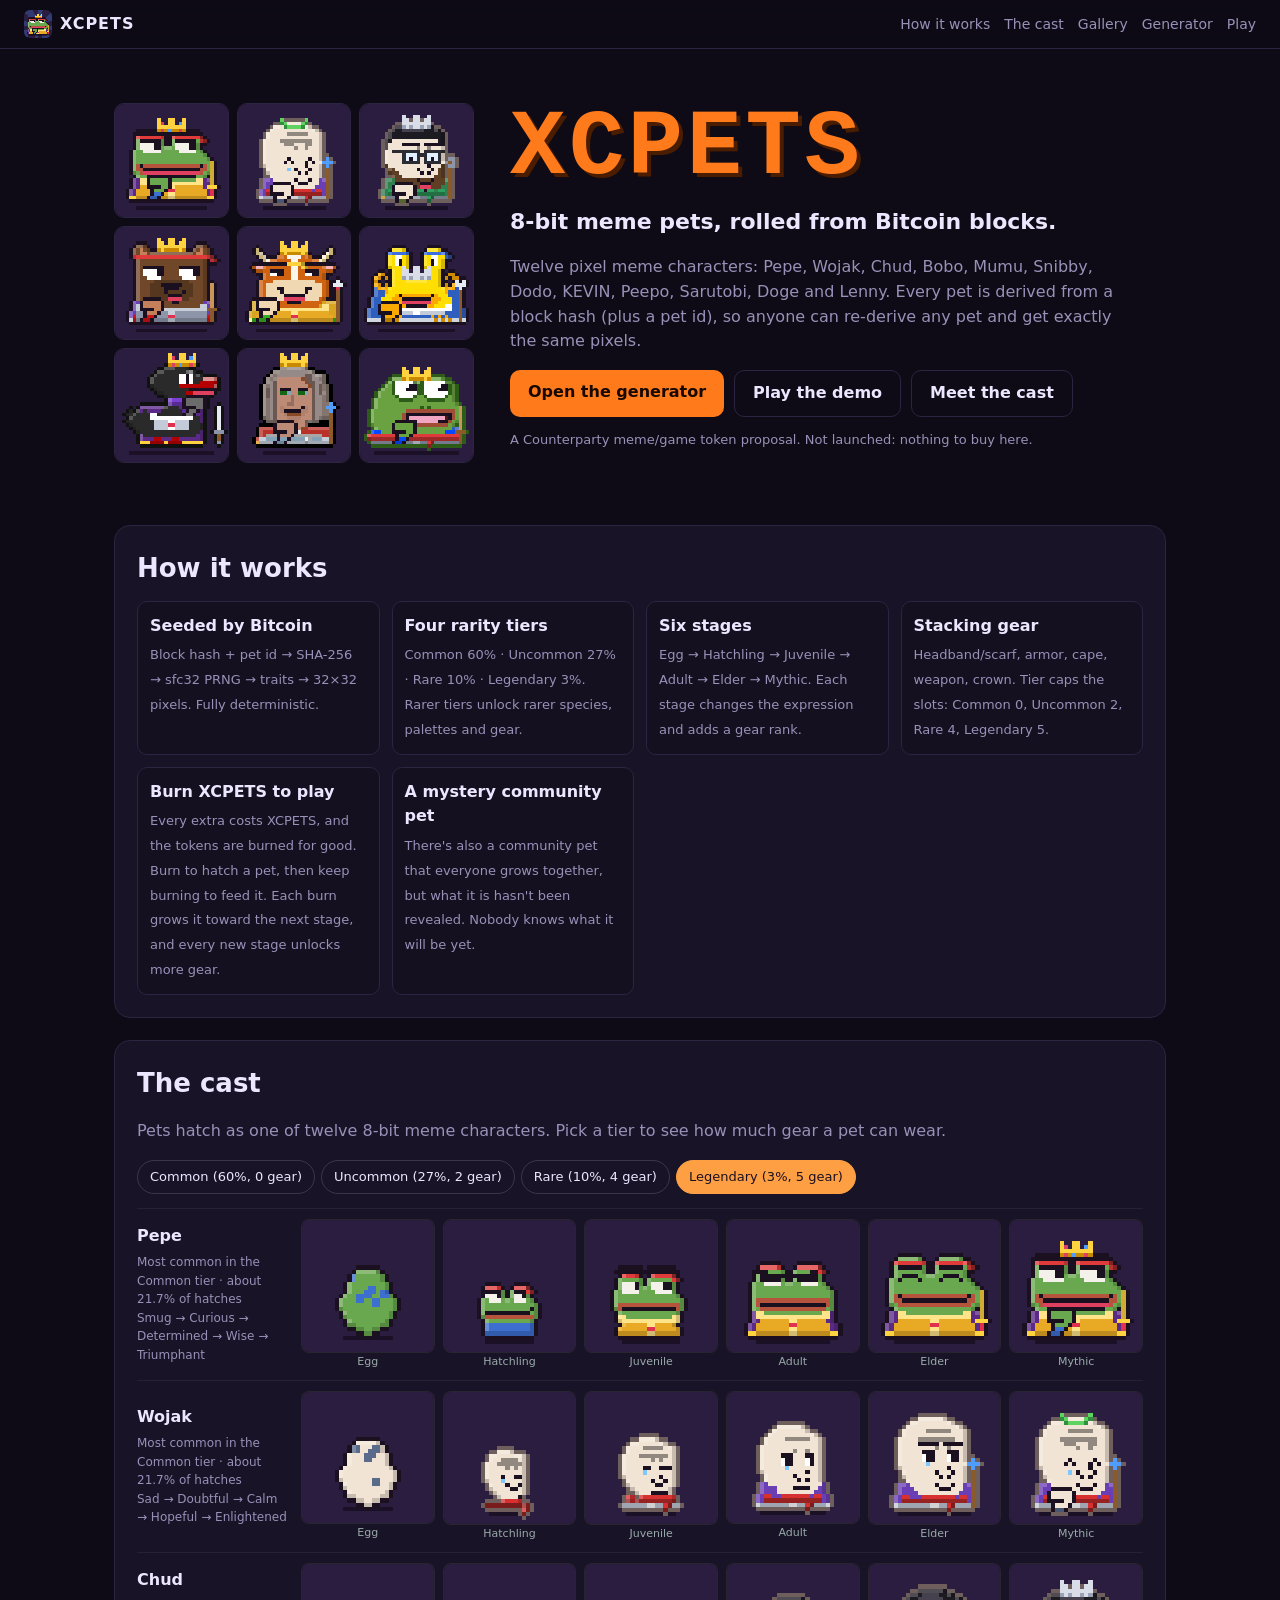
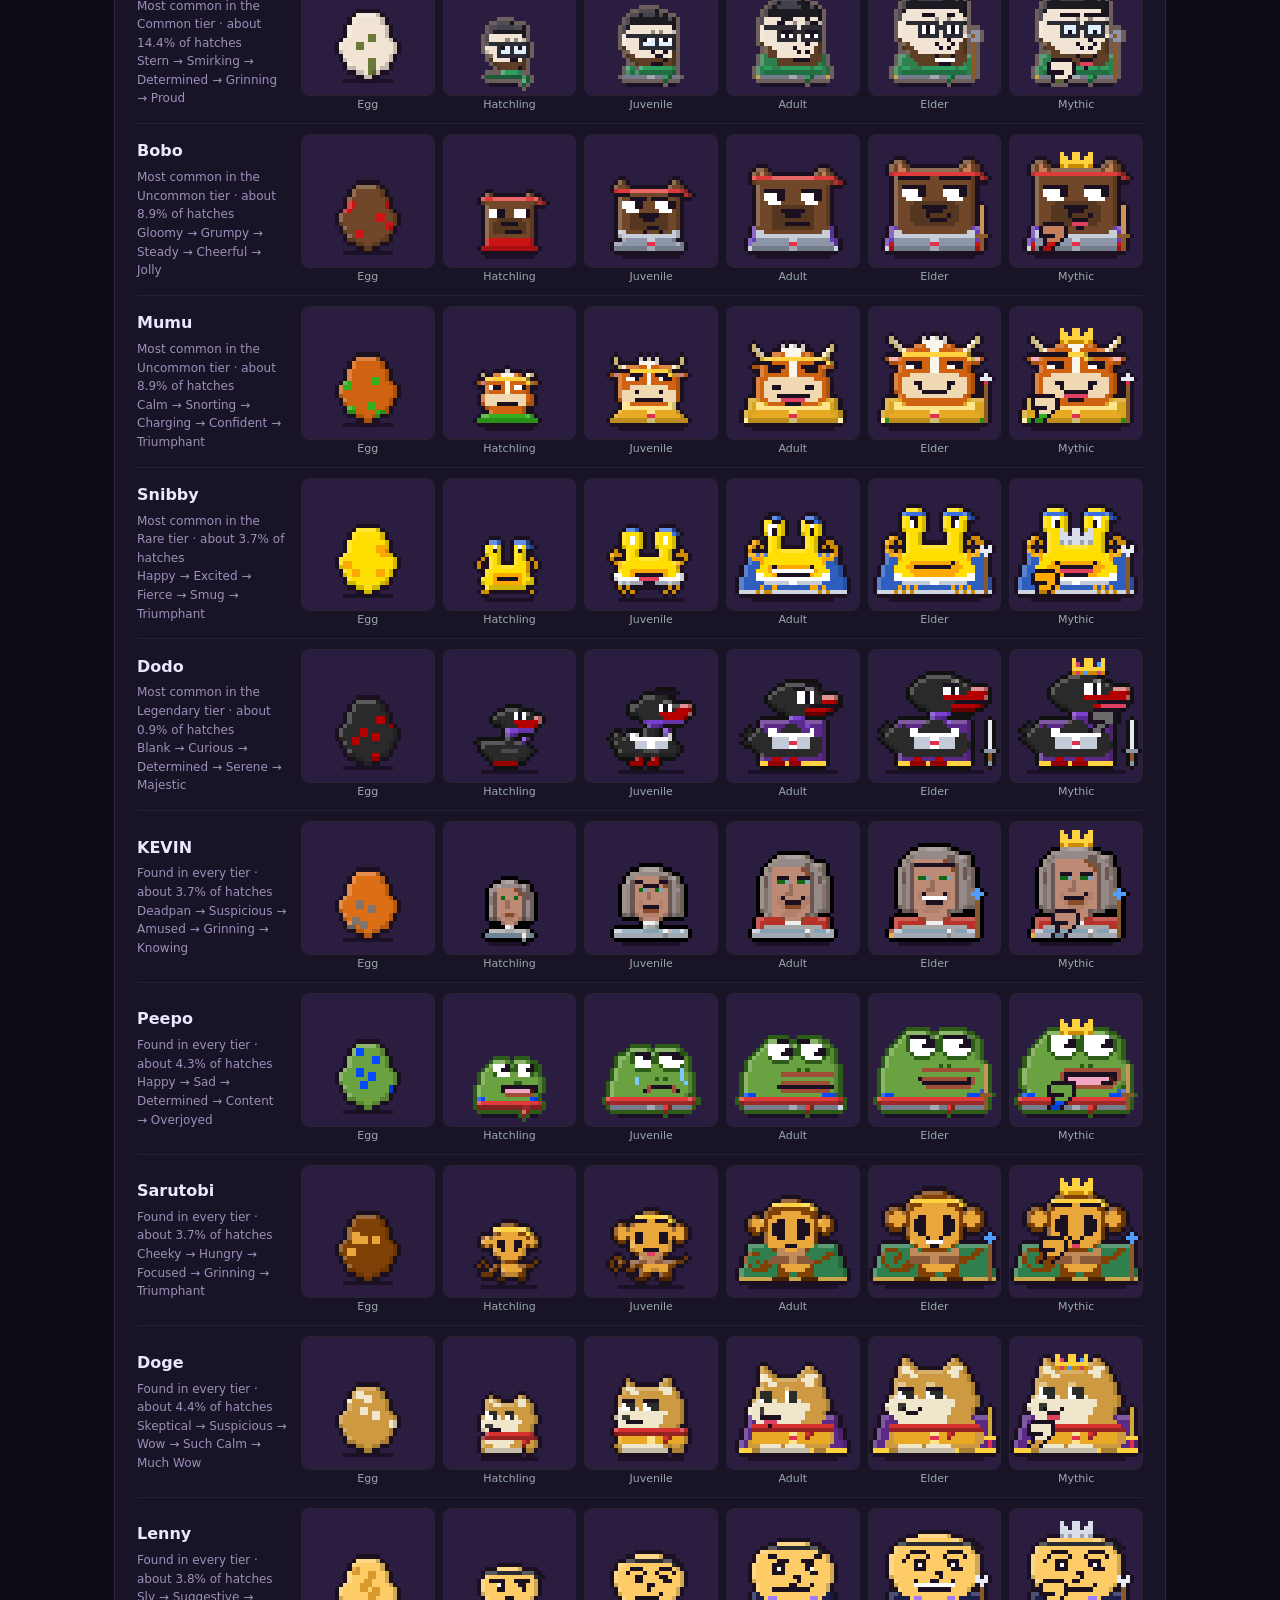
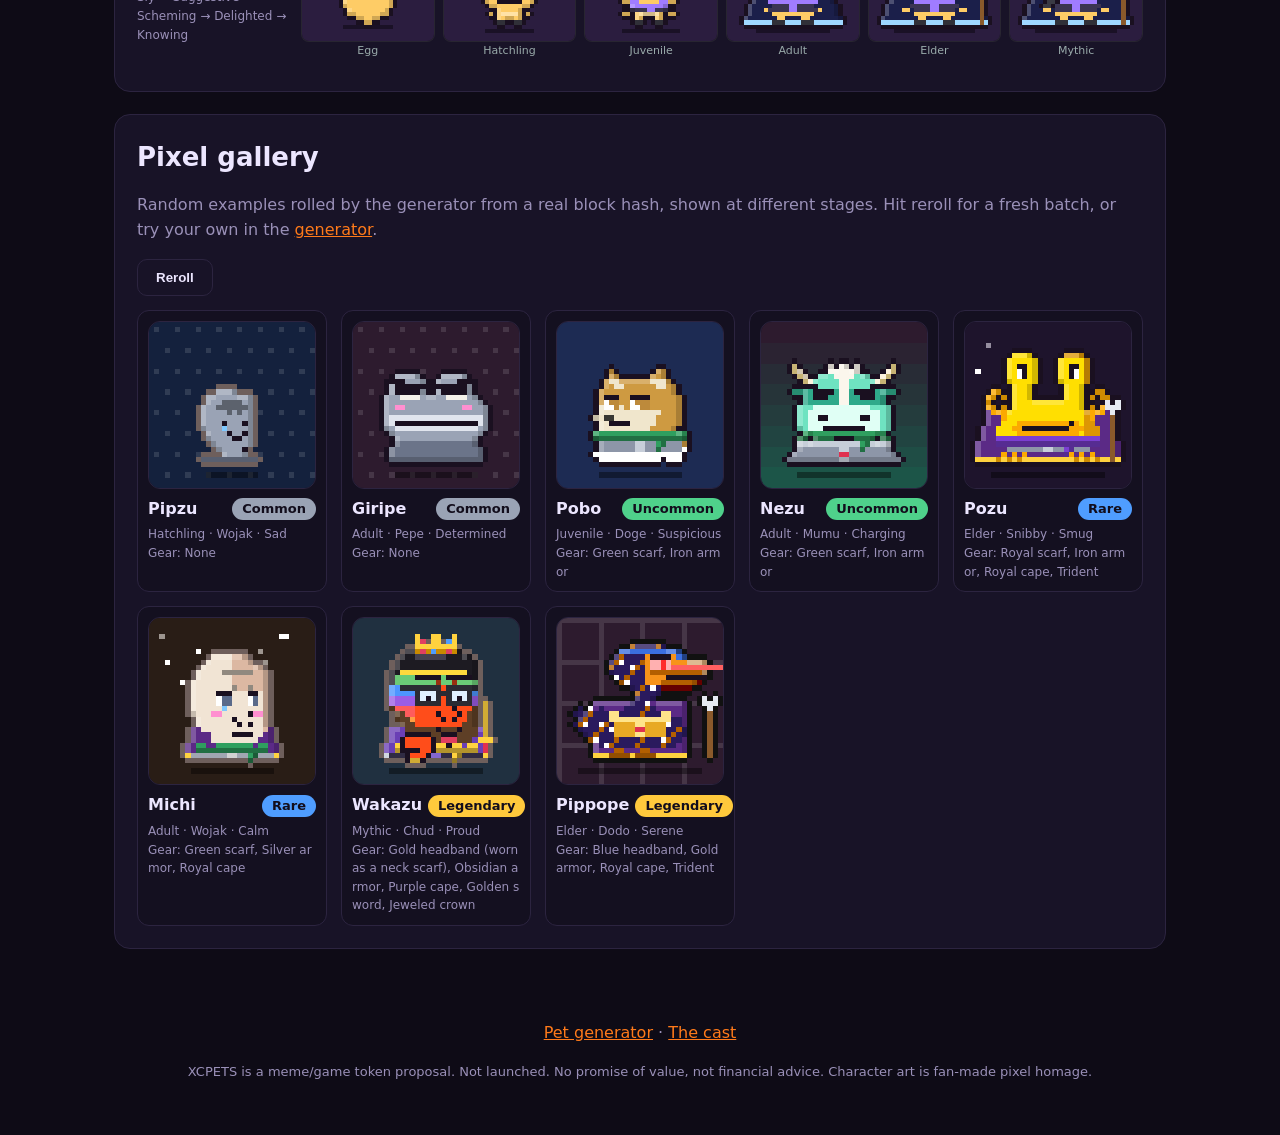
<file: index.html>
<!doctype html>
<html lang="en">
<head>
<meta charset="utf-8">
<meta name="viewport" content="width=device-width,initial-scale=1">
<title>XCPETS — 8-bit meme pets, rolled from Bitcoin blocks</title>
<meta name="description" content="XCPETS: twelve 8-bit meme characters, each pet rolled deterministically from a Bitcoin block hash. Try the pet generator. Not launched yet.">
<meta property="og:title" content="XCPETS — 8-bit meme pets">
<meta property="og:description" content="Twelve 8-bit meme characters, rolled from Bitcoin block hashes. Six stages, four rarity tiers, stacking gear.">
<meta property="og:image" content="img/cast.png">
<meta name="robots" content="noindex">
<link rel="icon" href="img/logo.png">
<link rel="stylesheet" href="css/style.css">
</head>
<body>
<header class="nav">
  <a class="brand" href="#top"><img src="img/logo.png" alt="XCPETS logo: a pixel Pepe pet" width="28" height="28"> XCPETS</a>
  <nav>
    <a href="#how">How it works</a><a href="#cast">The cast</a><a href="#gallery">Gallery</a><a href="generator.html">Generator</a><a href="play.html">Play</a>
  </nav>
</header>

<main id="top">
  <section class="hero">
    <div class="hero-pets" id="heroPets" aria-label="Animated XCPETS pets"></div>
    <div class="hero-copy">
      <h1><span>XCPETS</span></h1>
      <p class="tagline">8-bit meme pets, rolled from Bitcoin blocks.</p>
      <p class="lede">Twelve pixel meme characters: Pepe, Wojak, Chud, Bobo, Mumu, Snibby, Dodo, KEVIN, Peepo, Sarutobi, Doge and Lenny. Every pet is derived from a block hash (plus a pet id), so anyone can re-derive any pet and get exactly the same pixels.</p>
      <div class="cta">
        <a class="btn" href="generator.html">Open the generator</a>
        <a class="btn ghost" href="play.html">Play the demo</a>
        <a class="btn ghost" href="#cast">Meet the cast</a>
      </div>
      <p class="muted small">A Counterparty meme/game token proposal. Not launched: nothing to buy here.</p>
    </div>
  </section>

  <section id="how" class="panel">
    <h2>How it works</h2>
    <div class="facts">
      <div><b>Seeded by Bitcoin</b><span class="muted small">Block hash + pet id → SHA-256 → sfc32 PRNG → traits → 32×32 pixels. Fully deterministic.</span></div>
      <div><b>Four rarity tiers</b><span class="muted small">Common 60% · Uncommon 27% · Rare 10% · Legendary 3%. Rarer tiers unlock rarer species, palettes and gear.</span></div>
      <div><b>Six stages</b><span class="muted small">Egg → Hatchling → Juvenile → Adult → Elder → Mythic. Each stage changes the expression and adds a gear rank.</span></div>
      <div><b>Stacking gear</b><span class="muted small">Headband/scarf, armor, cape, weapon, crown. Tier caps the slots: Common 0, Uncommon 2, Rare 4, Legendary 5.</span></div>
      <div><b>Burn XCPETS to play</b><span class="muted small">Every extra costs XCPETS, and the tokens are burned for good. Burn to hatch a pet, then keep burning to feed it. Each burn grows it toward the next stage, and every new stage unlocks more gear.</span></div>
      <div><b>A mystery community pet</b><span class="muted small">There's also a community pet that everyone grows together, but what it is hasn't been revealed. Nobody knows what it will be yet.</span></div>
    </div>
  </section>

  <section id="cast" class="panel">
    <h2>The cast</h2>
    <p class="muted">Pets hatch as one of twelve 8-bit meme characters. Pick a tier to see how much gear a pet can wear.</p>
    <div class="tabs" id="castTiers"></div>
    <div class="cast" id="castRows"></div>
  </section>

  <section id="gallery" class="panel">
    <h2>Pixel gallery</h2>
    <p class="muted">Random examples rolled by the generator from a real block hash, shown at different stages. Hit reroll for a fresh batch, or try your own in the <a href="generator.html">generator</a>.</p>
    <button class="btn ghost" id="reroll" type="button">Reroll</button>
    <div class="cards" id="galleryCards"></div>
  </section>
</main>

<footer>
  <p><a href="generator.html">Pet generator</a> · <a href="#cast">The cast</a></p>
  <p class="muted small">XCPETS is a meme/game token proposal. Not launched. No promise of value, not financial advice. Character art is fan-made pixel homage.</p>
</footer>

<script src="js/pet-core.js"></script>
<script src="js/promo.js"></script>
</body>
</html>
</file>
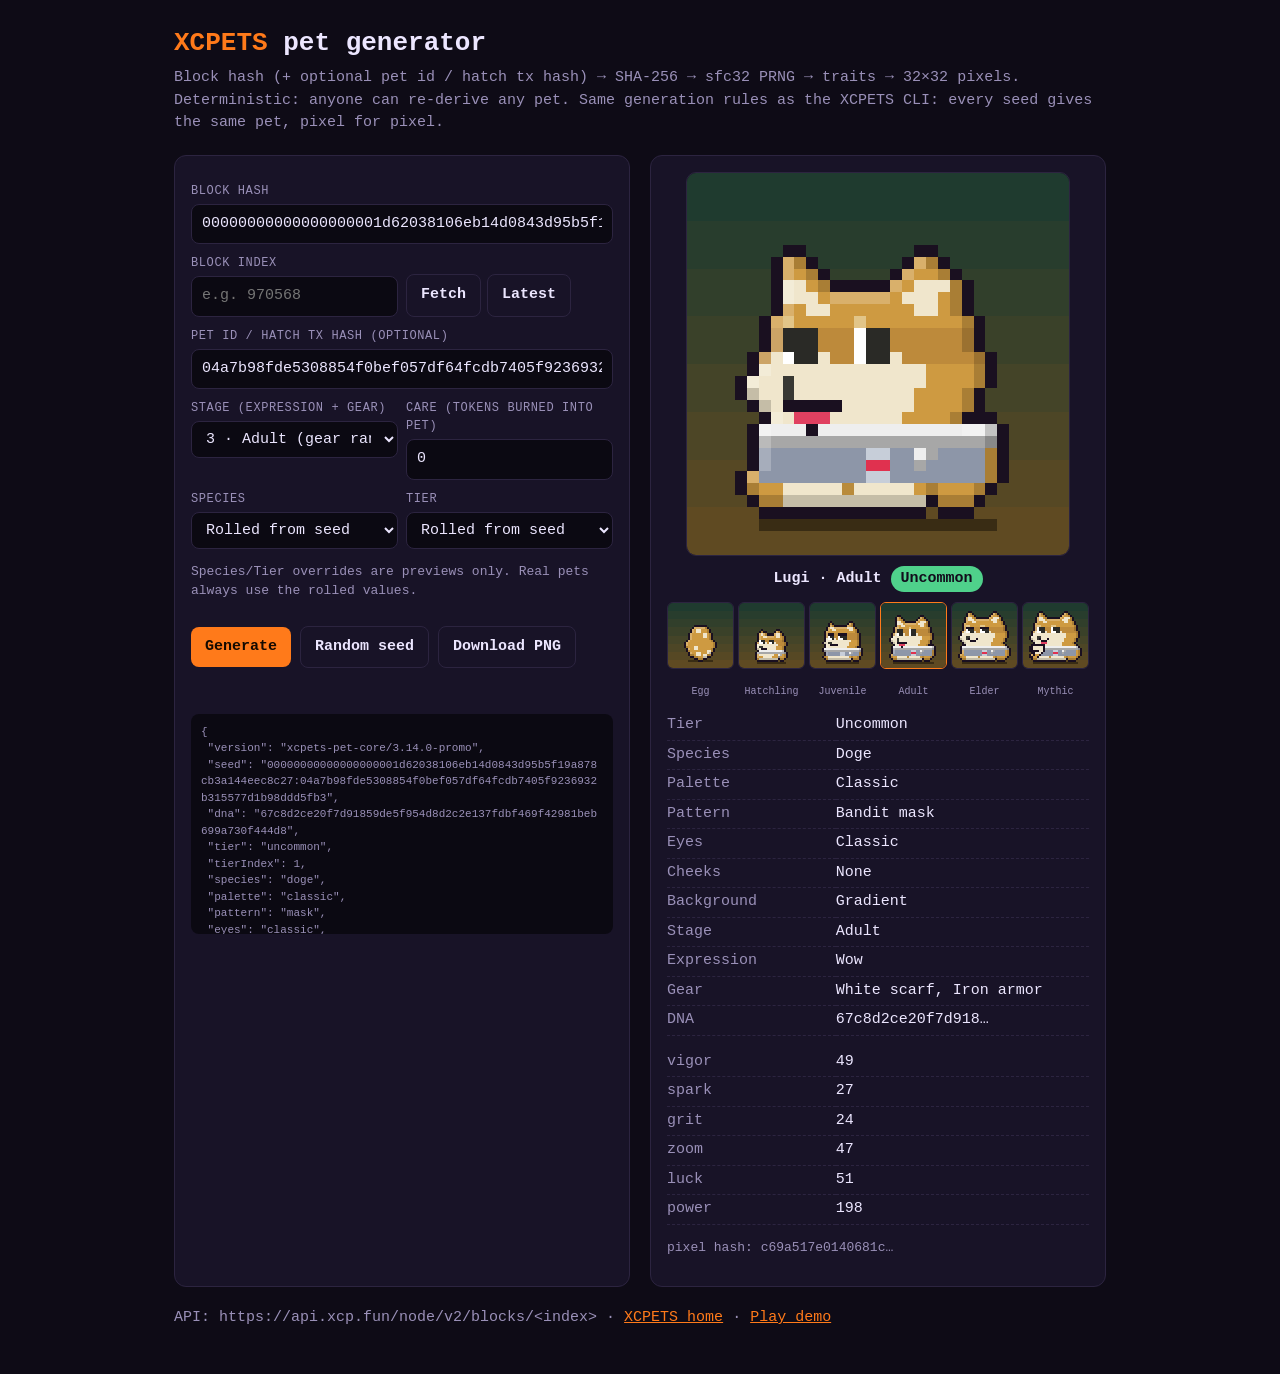
<file: generator.html>
<!doctype html>
<html lang="en">
<head>
<meta charset="utf-8">
<meta name="viewport" content="width=device-width,initial-scale=1">
<title>XCPETS Pet Generator</title>
<link rel="icon" href="img/logo.png">
<style>
  :root { --bg:#0e0b16; --panel:#181327; --ink:#ece6ff; --dim:#9a90b8; --acc:#ff7a1a; --line:#2c2440; }
  * { box-sizing: border-box; }
  body { margin:0; background:var(--bg); color:var(--ink); font:15px/1.5 ui-monospace, SFMono-Regular, Menlo, Consolas, monospace; }
  main { max-width: 980px; margin: 0 auto; padding: 24px; }
  h1 { margin: 0 0 4px; font-size: 26px; } h1 span { color: var(--acc); }
  p.sub { color: var(--dim); margin: 0 0 20px; }
  .grid { display:grid; grid-template-columns: 1fr 1fr; gap: 20px; }
  @media (max-width: 760px) { .grid { grid-template-columns: 1fr; } }
  .panel { background: var(--panel); border:1px solid var(--line); border-radius: 12px; padding: 16px; }
  label { display:block; color: var(--dim); font-size: 12px; margin: 10px 0 4px; text-transform: uppercase; letter-spacing: .05em; }
  input, select { width:100%; background:#0b0912; color:var(--ink); border:1px solid var(--line); border-radius:8px; padding:8px 10px; font:inherit; }
  .row { display:flex; gap: 8px; } .row > * { flex: 1; }
  button { background: var(--acc); color:#140a00; border:0; border-radius:8px; padding:9px 14px; font:inherit; font-weight:700; cursor:pointer; margin-top: 12px; }
  button.ghost { background: transparent; color: var(--ink); border:1px solid var(--line); }
  canvas { width: 100%; max-width: 384px; aspect-ratio: 1; image-rendering: pixelated; border-radius: 10px; display:block; margin: 0 auto; border:1px solid var(--line); }
  table { width:100%; border-collapse: collapse; margin-top: 12px; } td { padding: 3px 0; border-bottom: 1px dashed var(--line); } td:first-child { color: var(--dim); width: 40%; }
  .tier { display:inline-block; padding: 2px 10px; border-radius: 99px; font-weight:700; color:#120d1c; }
  pre { white-space: pre-wrap; word-break: break-all; font-size: 11px; color: var(--dim); background:#0b0912; padding: 10px; border-radius: 8px; max-height: 220px; overflow:auto; }
  .chk { display:flex; gap:8px; align-items:center; text-transform:none; letter-spacing:0; font-size:13px; color: var(--ink); margin-top: 12px; }
  .chk input { width:auto; }
  .strip { display:grid; grid-template-columns: repeat(6, 1fr); gap:4px; margin-top: 10px; }
  .strip div { text-align:center; font-size:10px; color: var(--dim); cursor:pointer; }
  .strip canvas { width:100%; aspect-ratio:1; border-radius:6px; border:1px solid var(--line); }
  .strip .on canvas { border-color: var(--acc); }
  .small { font-size: 12px; }
  .msg { color: var(--dim); font-size: 13px; min-height: 1.5em; } .err { color: #ff6b6b; }
  a { color: var(--acc); }
</style>
</head>
<body>
<main>
  <h1><span>XCPETS</span> pet generator</h1>
  <p class="sub">Block hash (+ optional pet id / hatch tx hash) → SHA-256 → sfc32 PRNG → traits → 32×32 pixels. Deterministic: anyone can re-derive any pet. Same generation rules as the XCPETS CLI: every seed gives the same pet, pixel for pixel.</p>
  <div class="grid">
    <section class="panel">
      <label for="hash">Block hash</label>
      <input id="hash" placeholder="64 hex chars" value="00000000000000000001d62038106eb14d0843d95b5f19a878cb3a144eec8c27">
      <div class="row">
        <div><label for="blockIdx">Block index</label><input id="blockIdx" placeholder="e.g. 970568"></div>
        <div style="display:flex;gap:6px;align-items:end"><button id="fetchBlock" class="ghost">Fetch</button><button id="latest" class="ghost">Latest</button></div>
      </div>
      <label for="petId">Pet id / hatch tx hash (optional)</label>
      <input id="petId" placeholder="tx hash of the pet:hatch burn" value="04a7b98fde5308854f0bef057df64fcdb7405f9236932b315577d1b98ddd5fb3">
      <div class="row">
        <div><label for="stage">Stage (expression + gear)</label><select id="stage"></select></div>
        <div><label for="care">Care (tokens burned into pet)</label><input id="care" type="number" min="0" value="0"></div>
      </div>
      <div class="row">
        <div><label for="speciesSel">Species</label><select id="speciesSel"><option value="">Rolled from seed</option></select></div>
        <div><label for="tierSel">Tier</label><select id="tierSel"><option value="">Rolled from seed</option></select></div>
      </div>
      <p class="msg small">Species/Tier overrides are previews only. Real pets always use the rolled values.</p>
      <button id="go">Generate</button> <button id="random" class="ghost">Random seed</button> <button id="dl" class="ghost">Download PNG</button>
      <p class="msg" id="msg"></p>
      <pre id="json"></pre>
    </section>
    <section class="panel">
      <canvas id="cv" width="32" height="32"></canvas>
      <p style="text-align:center;margin:10px 0 0"><b id="petName"></b> <span class="tier" id="tier"></span></p>
      <div id="strip" class="strip"></div>
      <table id="traits"></table>
      <table id="stats"></table>
      <p class="msg">pixel hash: <span id="pixelhash" data-pixelhash=""></span></p>
    </section>
  </div>
  <p class="sub" style="margin-top:20px">API: <code>https://api.xcp.fun/node/v2/blocks/&lt;index&gt;</code> · <a href="index.html">XCPETS home</a> · <a href="play.html">Play demo</a></p>
</main>
<script src="js/pet-core.js"></script>
<script>
(function () {
  'use strict';
  var API = 'https://api.xcp.fun/node/v2';
  var $ = function (id) { return document.getElementById(id); };
  var cv = $('cv'), ctx = cv.getContext('2d'), frames = [], f = 0, timer = null, current = null;
  PetCore.STAGES.forEach(function (s, i) { var o = document.createElement('option'); o.value = i; o.textContent = i + ' · ' + s + (i ? ' (gear rank ' + i + ': ' + PetCore.GEAR_RANKS[i - 1] + ')' : ''); if (i === 3) o.selected = true; $('stage').appendChild(o); });
  PetCore.SPECIES.forEach(function (sp) { var o = document.createElement('option'); o.value = sp.id; o.textContent = sp.label + (sp.tw ? ' (any tier)' : ' (from ' + PetCore.TIERS[sp.t].label + ')'); $('speciesSel').appendChild(o); });
  PetCore.TIERS.forEach(function (t) { var o = document.createElement('option'); o.value = t.id; o.textContent = t.label + ' (' + t.gearSlots + ' gear slots)'; $('tierSel').appendChild(o); });

  var q = new URLSearchParams(location.search);
  if (q.get('hash')) $('hash').value = q.get('hash');
  if (q.has('id')) $('petId').value = q.get('id');
  if (q.get('stage')) $('stage').value = q.get('stage');
  if (q.get('care')) $('care').value = q.get('care');
  if (q.get('species')) $('speciesSel').value = q.get('species');
  if (q.get('tier')) $('tierSel').value = q.get('tier');

  function msg(t, err) { $('msg').textContent = t || ''; $('msg').className = 'msg' + (err ? ' err' : ''); }
  function draw(img) { ctx.putImageData(new ImageData(new Uint8ClampedArray(img.data), 32, 32), 0, 0); }
  function esc(s) { return String(s).replace(/[&<>"']/g, function (c) { return '&#' + c.charCodeAt(0) + ';'; }); }

  function gen() {
    var stage = parseInt($('stage').value, 10), care = Number($('care').value) || 0;
    var ov = {};
    if ($('speciesSel').value) ov.species = $('speciesSel').value;
    if ($('tierSel').value) ov.tier = $('tierSel').value;
    var pet = PetCore.generate({ blockHash: $('hash').value, petId: $('petId').value, overrides: Object.keys(ov).length ? ov : undefined });
    current = pet;
    var sb = $('strip'); sb.innerHTML = '';
    PetCore.STAGES.forEach(function (name, si) {
      var d = document.createElement('div'); if (si === stage) d.className = 'on';
      var c = document.createElement('canvas'); c.width = c.height = 32; c.className = 'pixel';
      c.getContext('2d').putImageData(new ImageData(new Uint8ClampedArray(PetCore.render(pet, { stage: si }).data), 32, 32), 0, 0);
      d.appendChild(c); d.appendChild(document.createElement('br')); d.appendChild(document.createTextNode(name));
      d.onclick = function () { $('stage').value = si; gen(); };
      sb.appendChild(d);
    });
    frames = PetCore.renderFrames(pet, { stage: stage });
    f = 0; draw(frames[0]);
    if (timer) clearInterval(timer);
    timer = setInterval(function () { f = (f + 1) % frames.length; draw(frames[f]); }, 260);
    var tier = PetCore.TIERS[pet.tierIndex];
    $('petName').textContent = pet.defaultName + ' · ' + PetCore.STAGES[stage];
    $('tier').textContent = tier.label; $('tier').style.background = tier.color;
    var d = PetCore.describe(pet, stage), h = '';
    Object.keys(d).forEach(function (k) { h += '<tr><td>' + k + '</td><td>' + esc(d[k]) + '</td></tr>'; });
    h += '<tr><td>DNA</td><td>' + pet.dna.slice(0, 16) + '…</td></tr>';
    $('traits').innerHTML = h;
    var st = PetCore.stats(pet, stage, care); h = '';
    Object.keys(st).forEach(function (k) { h += '<tr><td>' + k + '</td><td>' + st[k] + '</td></tr>'; });
    $('stats').innerHTML = h;
    var ph = PetCore.pixelHash(frames[0]);
    $('pixelhash').textContent = ph.slice(0, 16) + '…'; $('pixelhash').setAttribute('data-pixelhash', ph);
    $('pixelhash').setAttribute('data-dna', pet.dna); $('pixelhash').setAttribute('data-tier', pet.tier);
    $('json').textContent = JSON.stringify(pet, null, 1);
  }

  function fetchBlock(which) {
    msg('fetching block ' + which + '…');
    fetch(API + '/blocks/' + which).then(function (r) { if (!r.ok) throw new Error('HTTP ' + r.status); return r.json(); })
      .then(function (j) {
        if (!j.result || !j.result.block_hash) throw new Error('unexpected response');
        $('hash').value = j.result.block_hash; $('blockIdx').value = j.result.block_index;
        msg('block ' + j.result.block_index + ' loaded'); gen();
      }).catch(function (e) { msg('could not fetch block: ' + e.message, true); });
  }

  $('go').onclick = gen;
  $('stage').onchange = gen; $('speciesSel').onchange = gen; $('tierSel').onchange = gen; $('care').oninput = gen;
  $('fetchBlock').onclick = function () { var i = parseInt($('blockIdx').value, 10); if (i >= 0) fetchBlock(i); else msg('enter a block index', true); };
  $('latest').onclick = function () { fetchBlock('last'); };
  $('random').onclick = function () {
    var b = new Uint8Array(32); crypto.getRandomValues(b);
    $('hash').value = Array.prototype.map.call(b, function (x) { return (x < 16 ? '0' : '') + x.toString(16); }).join('');
    $('petId').value = ''; gen();
  };
  $('dl').onclick = function () {
    if (!current) return;
    var big = document.createElement('canvas'); big.width = big.height = 512;
    var g = big.getContext('2d'); g.imageSmoothingEnabled = false; g.drawImage(cv, 0, 0, 512, 512);
    var a = document.createElement('a'); a.download = 'xcpet_' + current.dna.slice(0, 12) + '.png'; a.href = big.toDataURL('image/png'); a.click();
  };
  gen();
})();
</script>
</body>
</html>
</file>
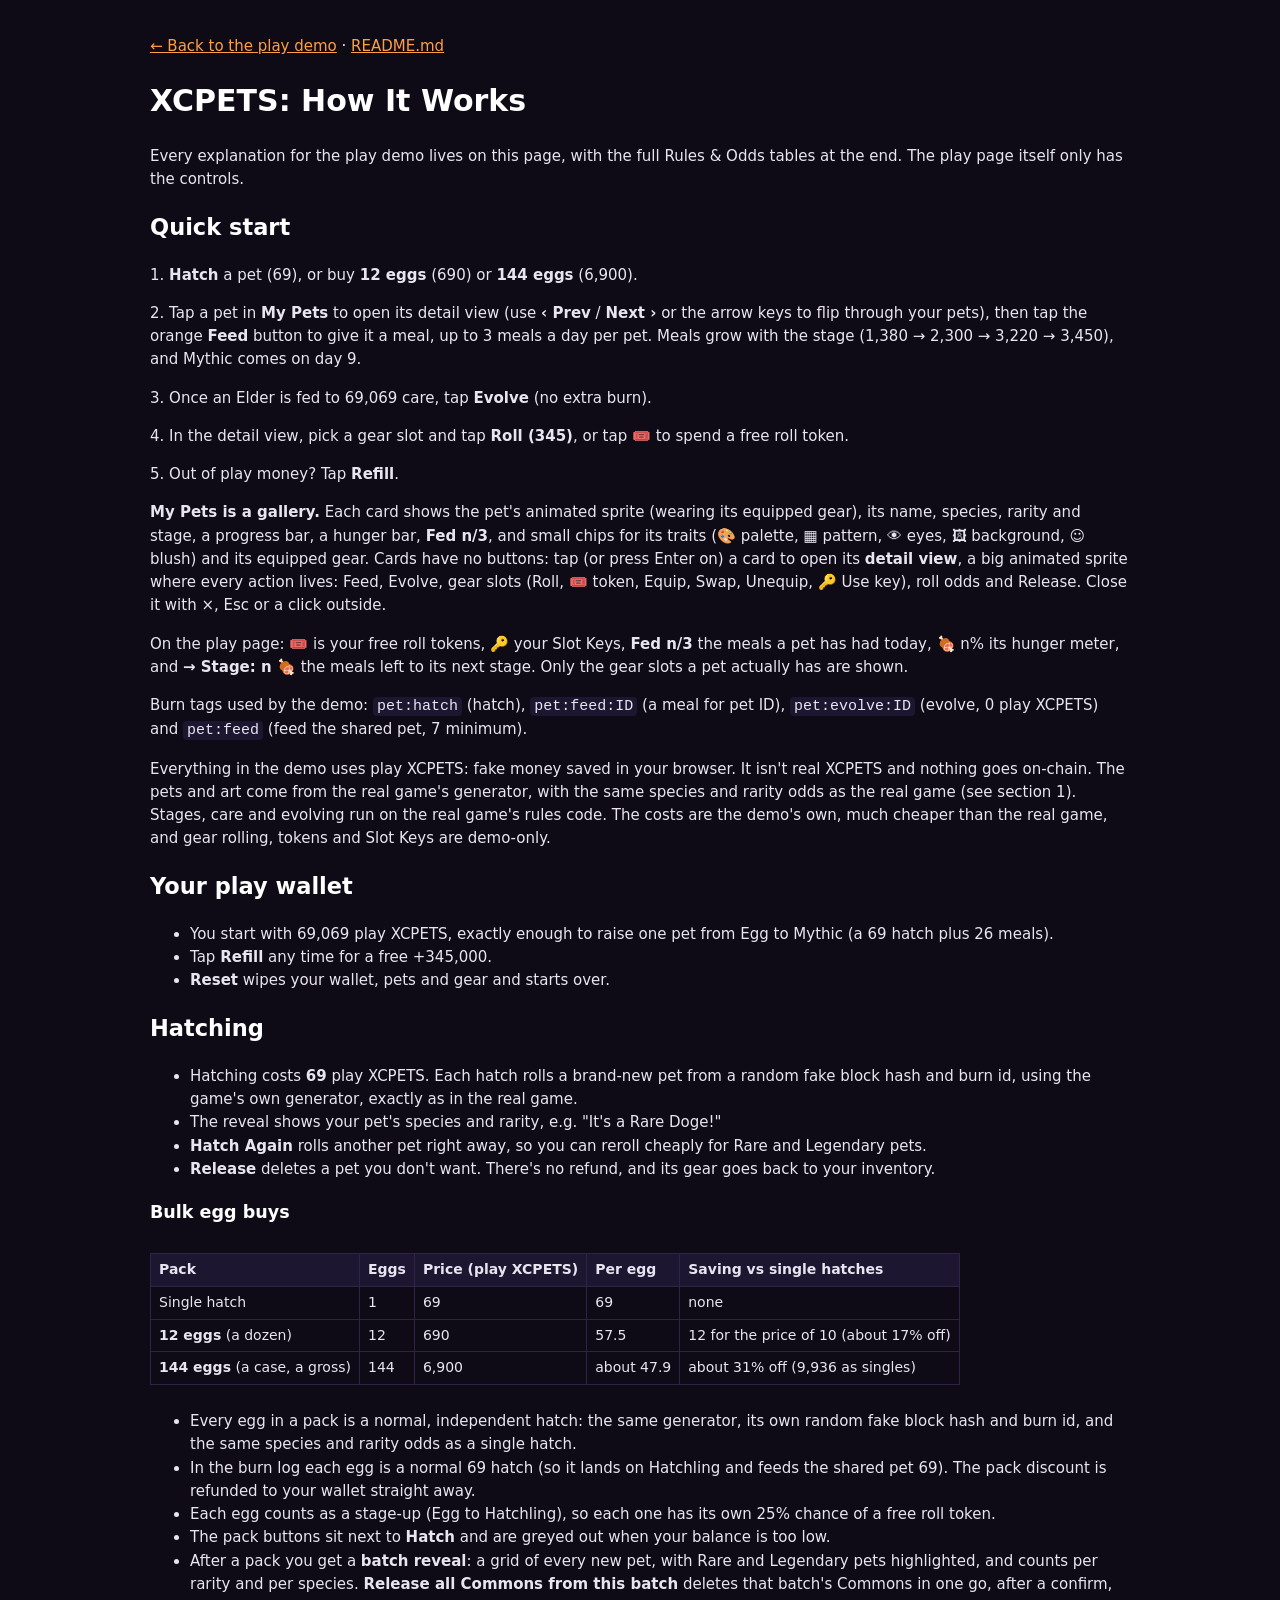
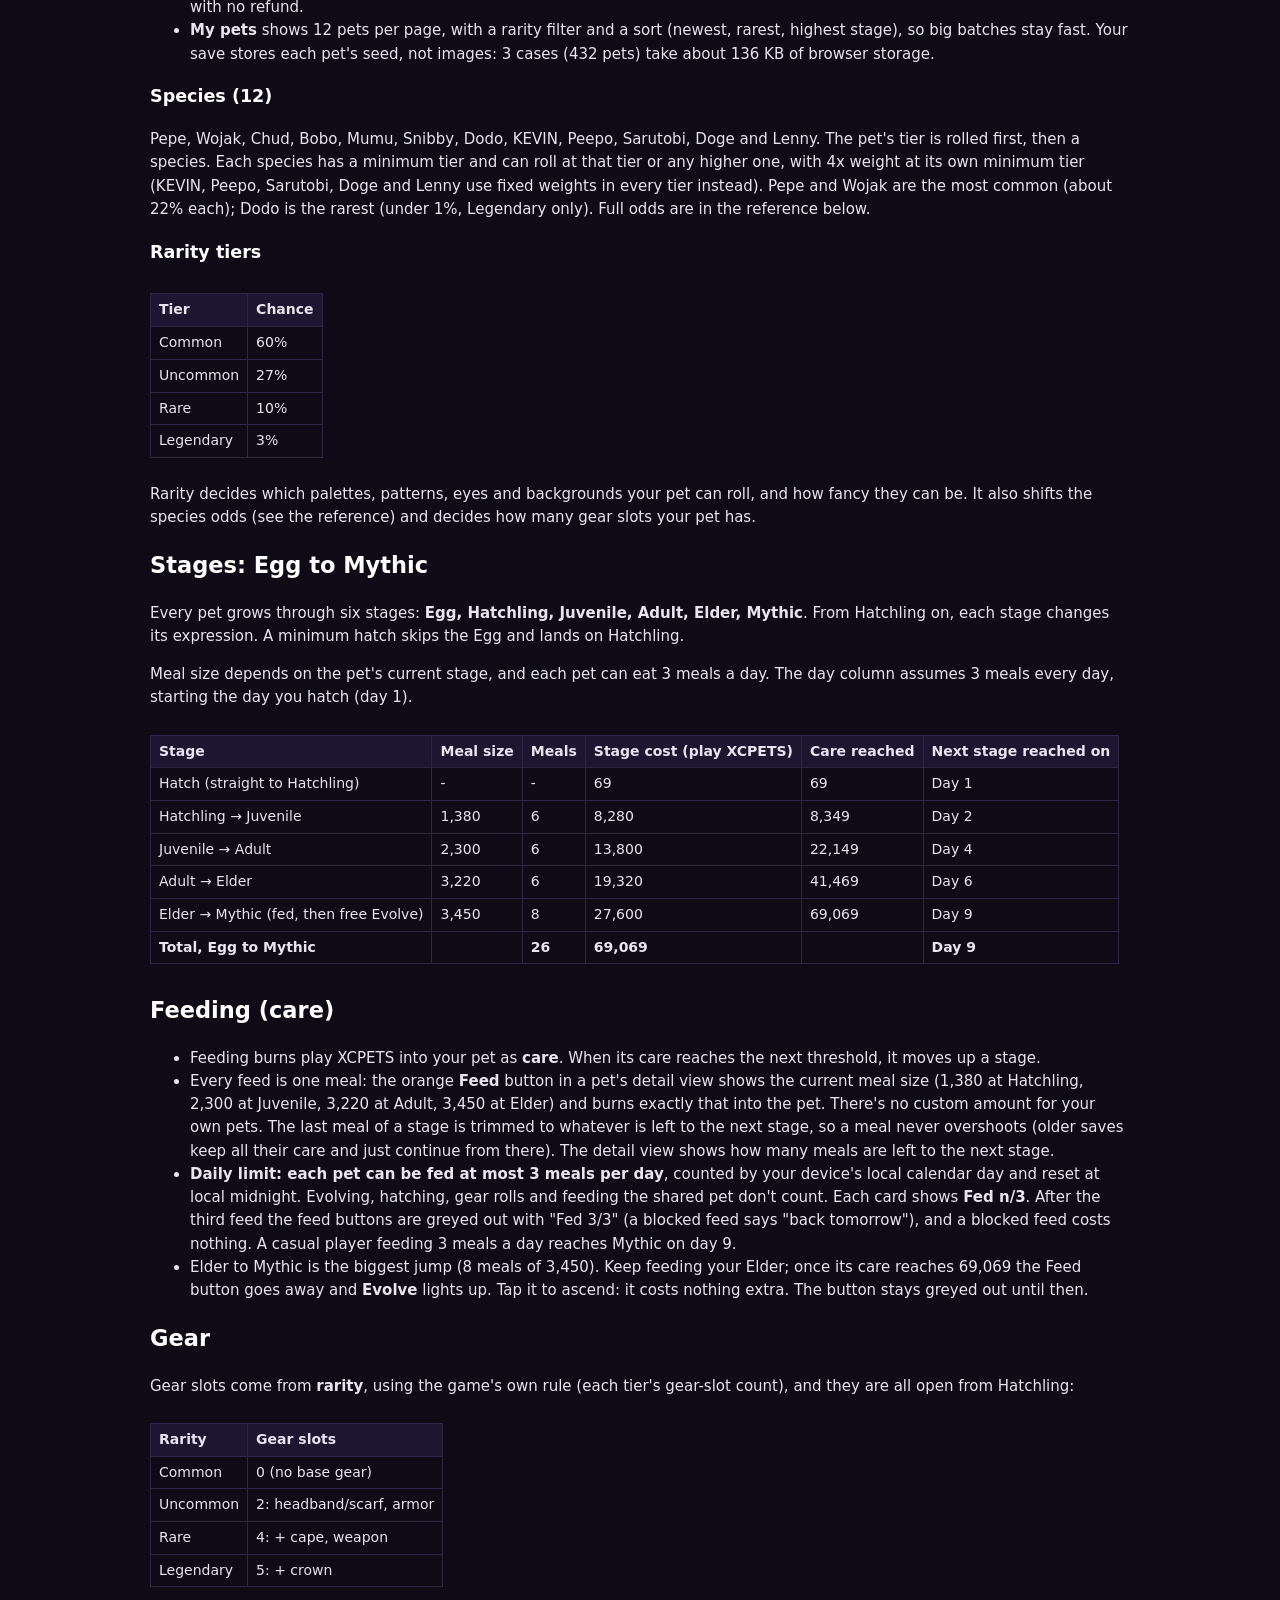
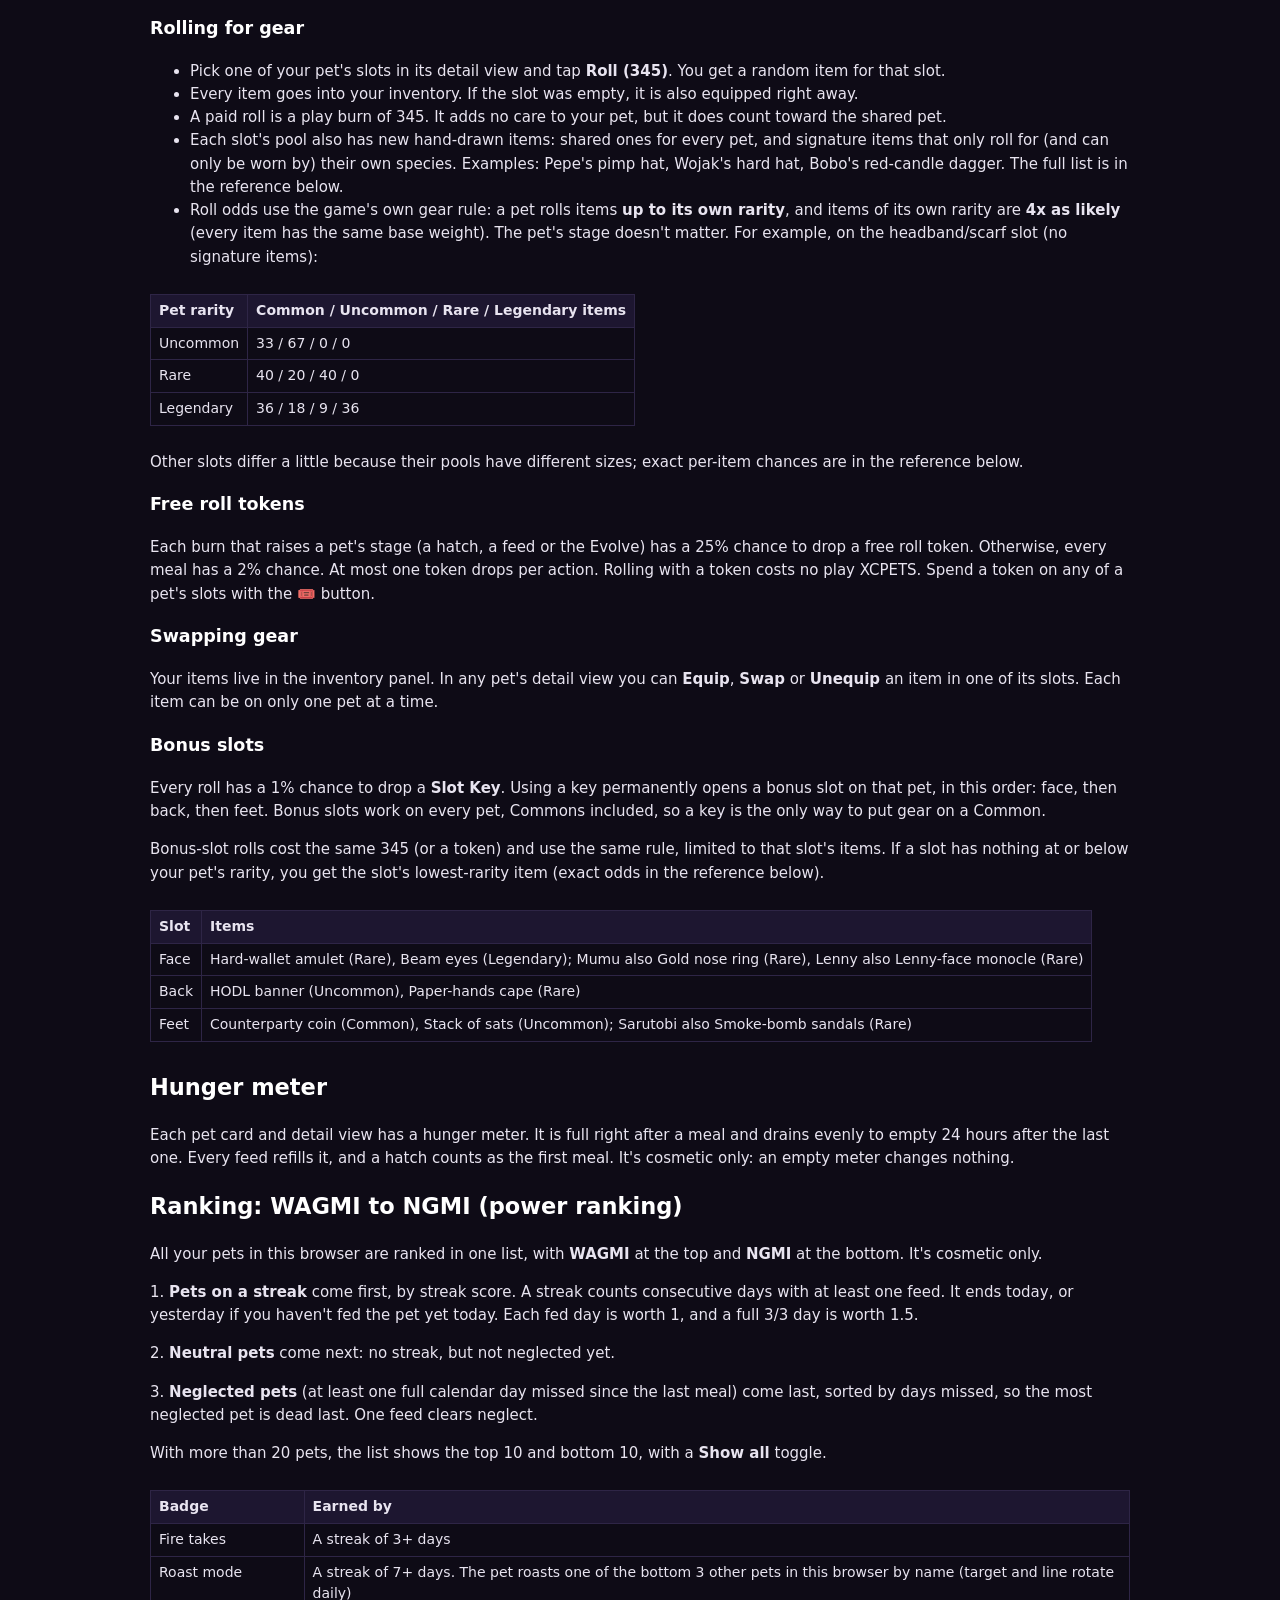
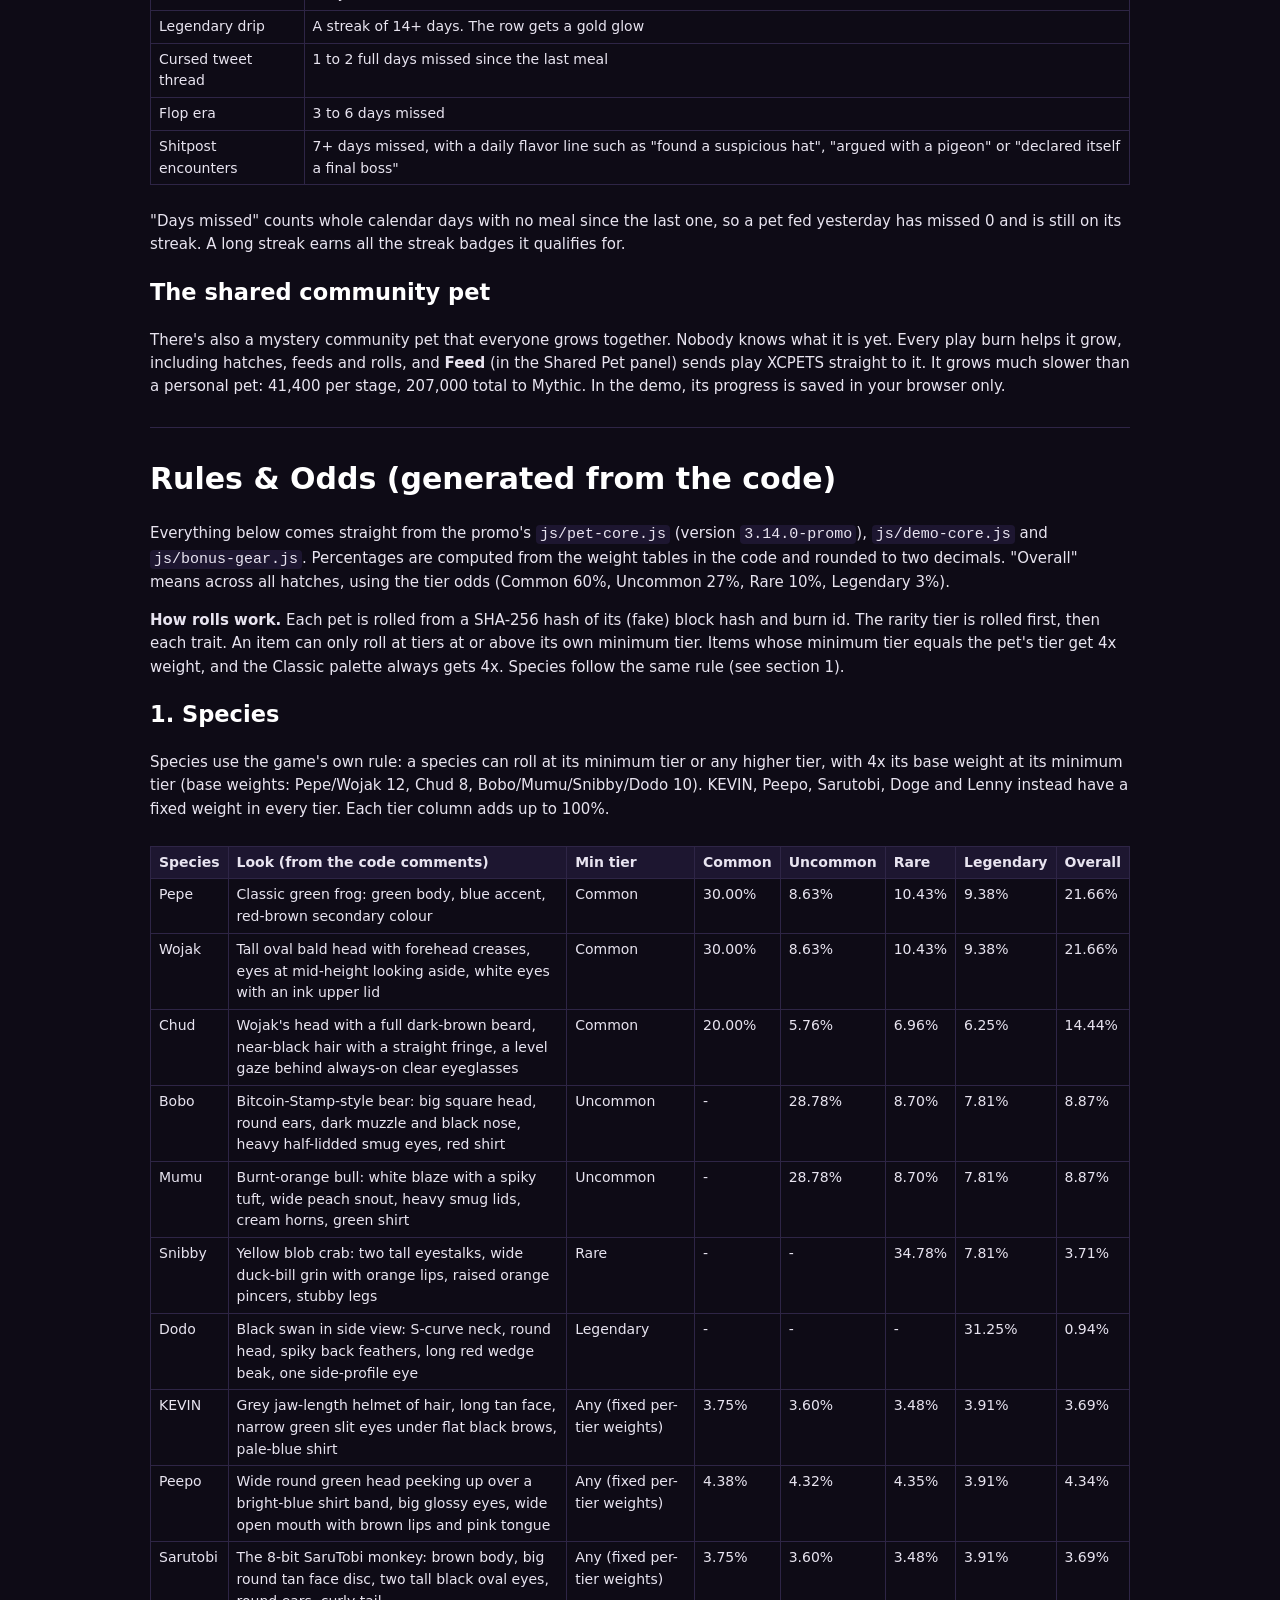
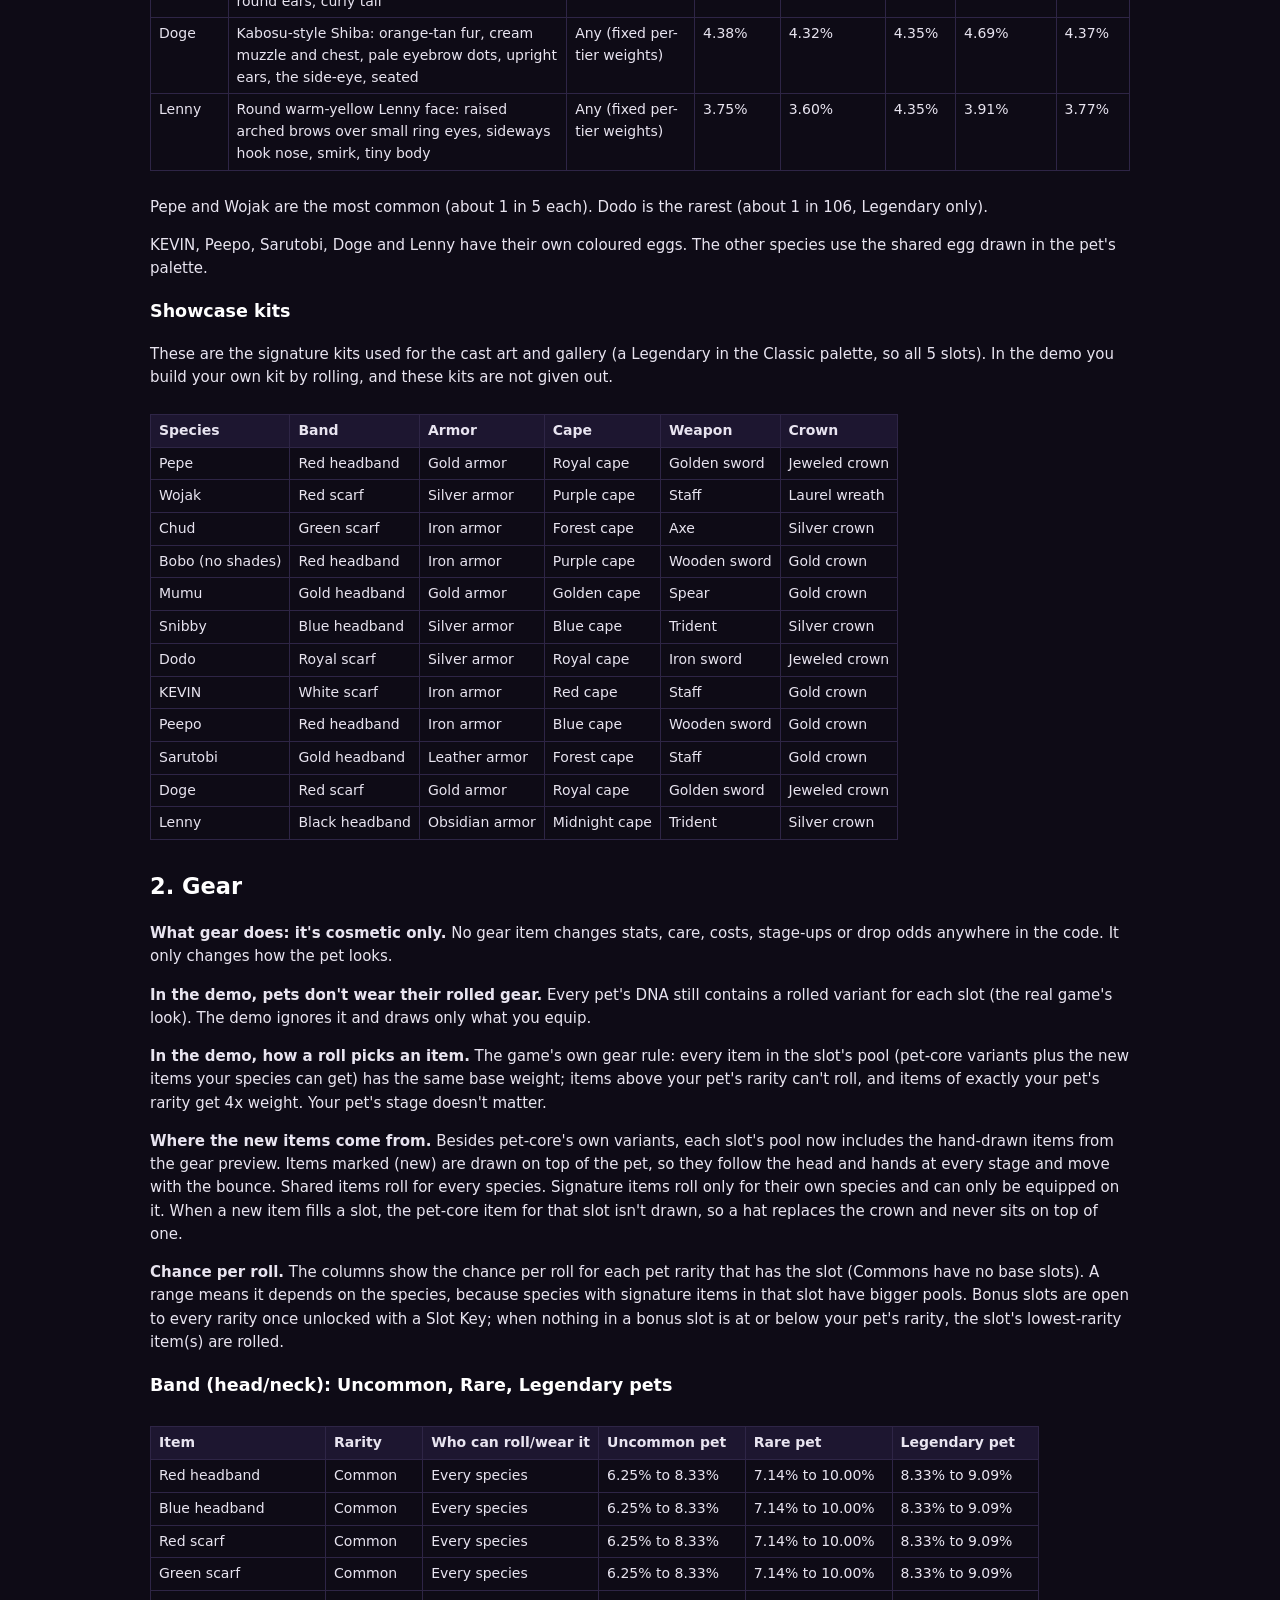
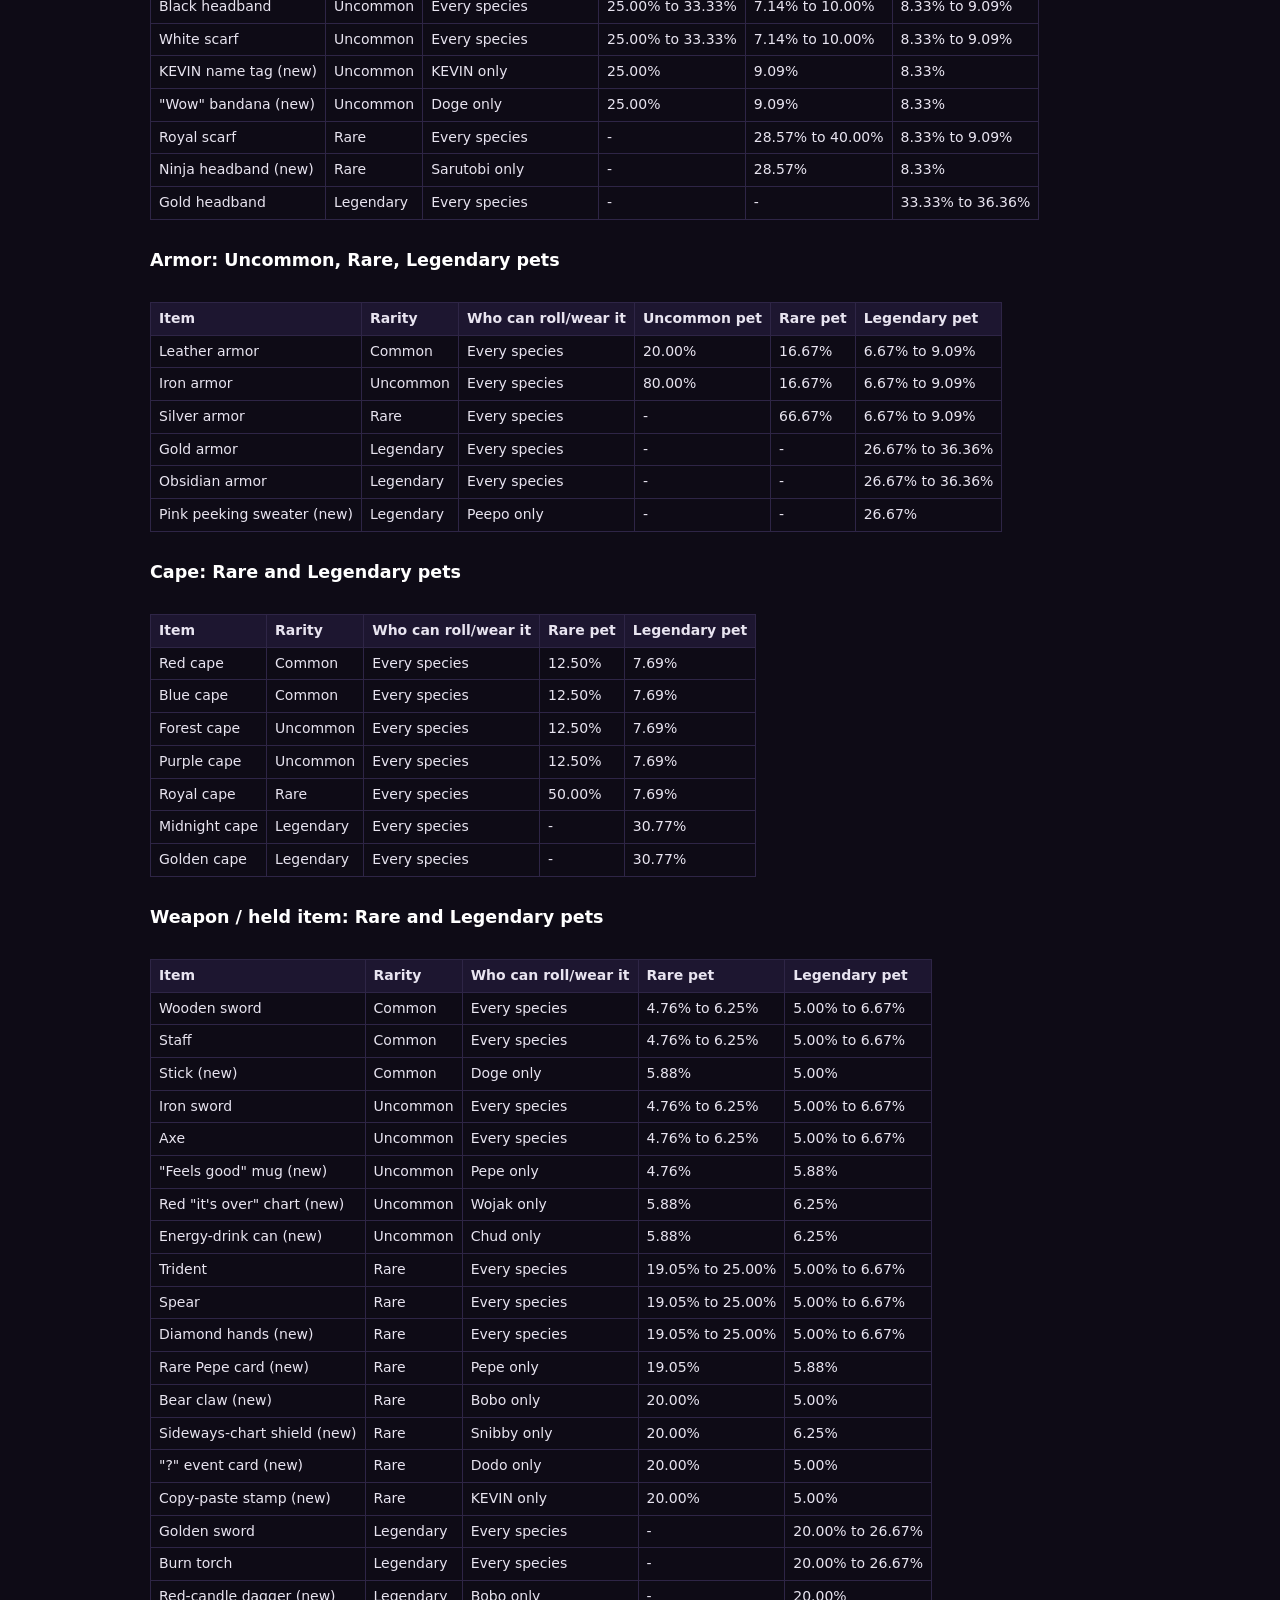
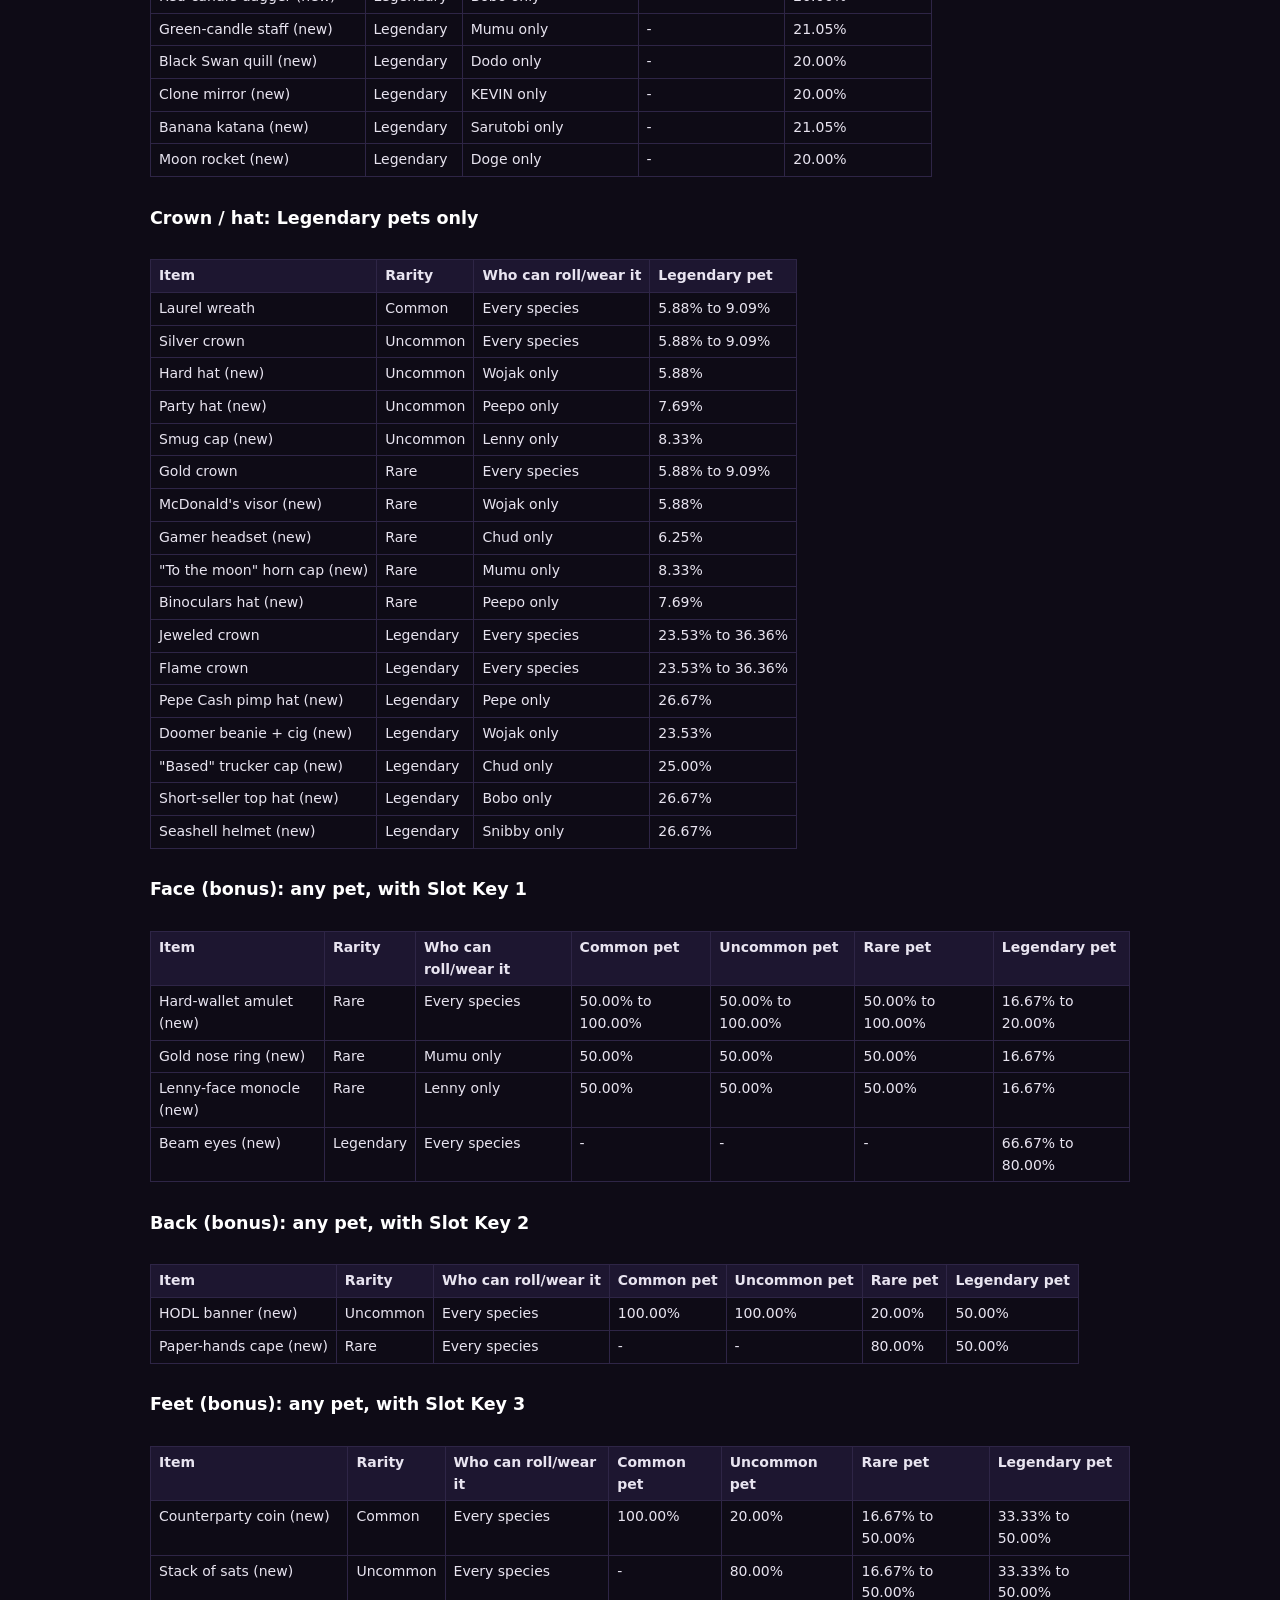
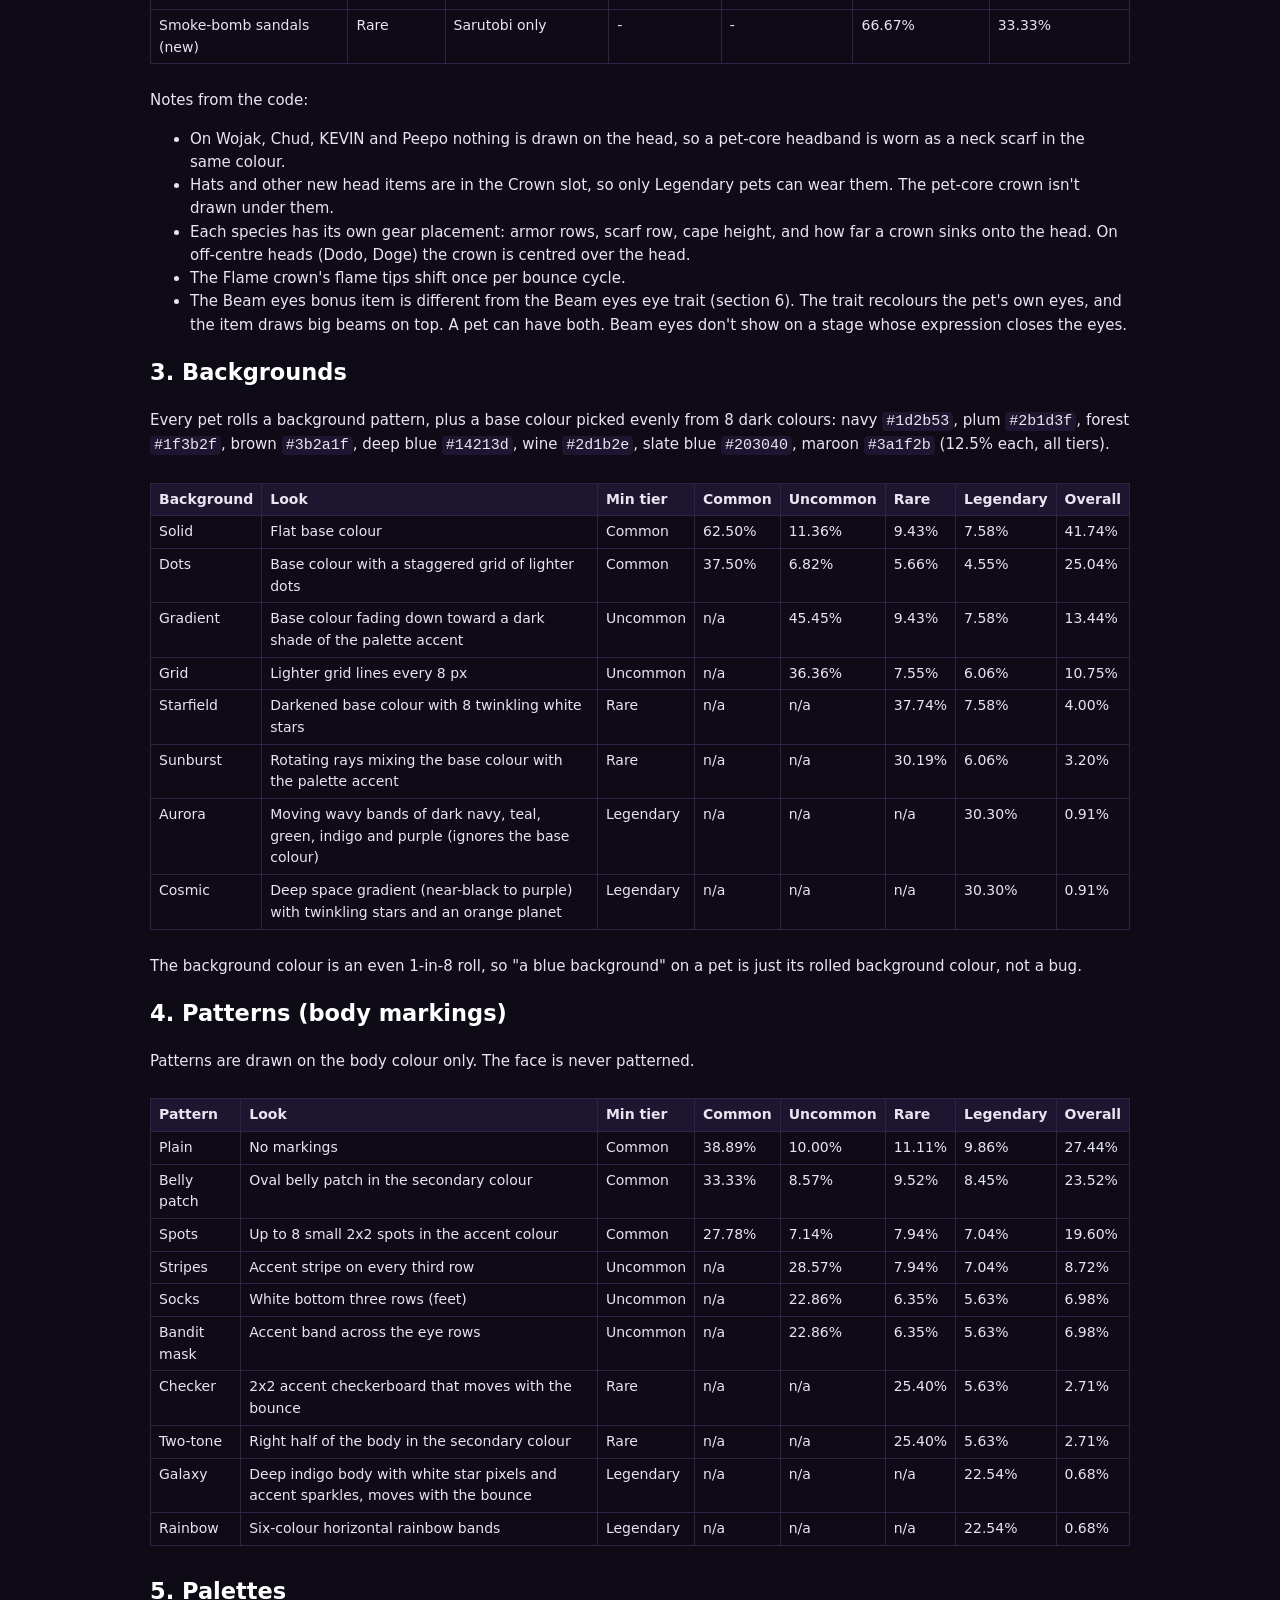
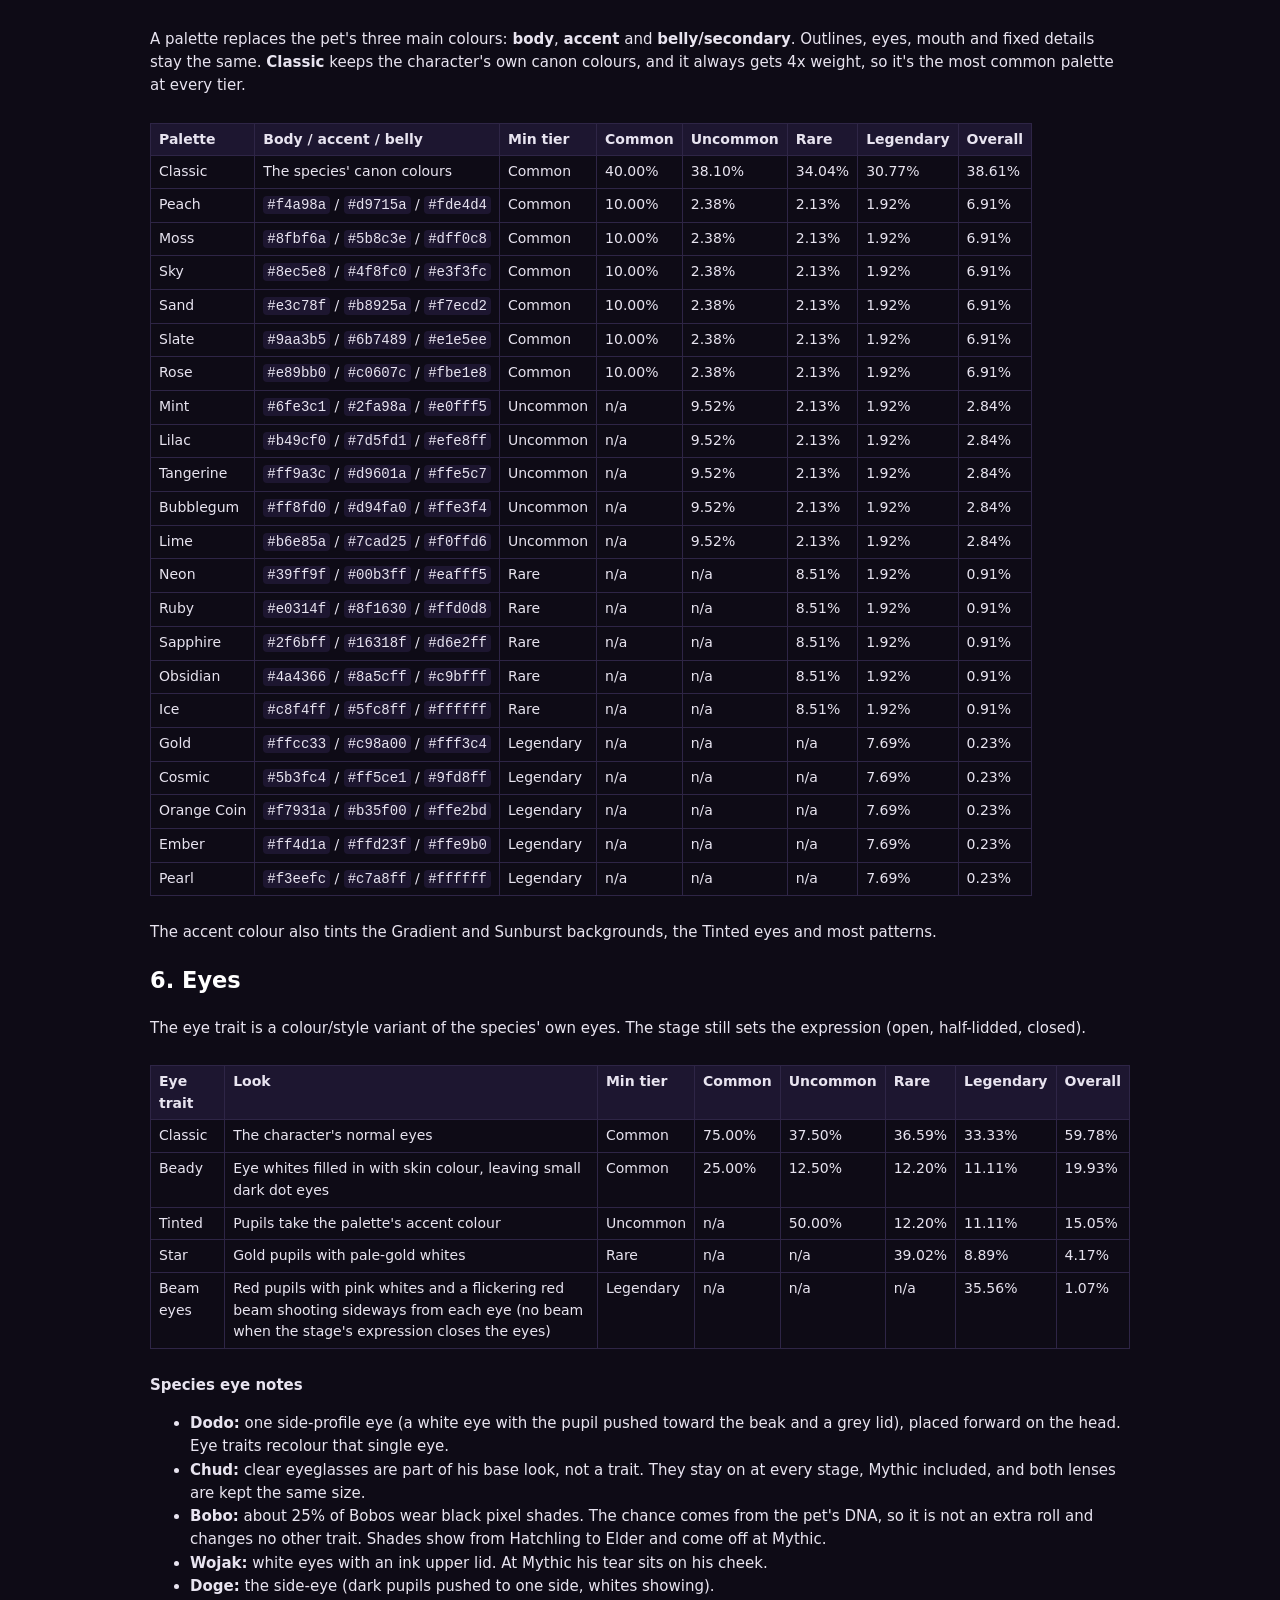
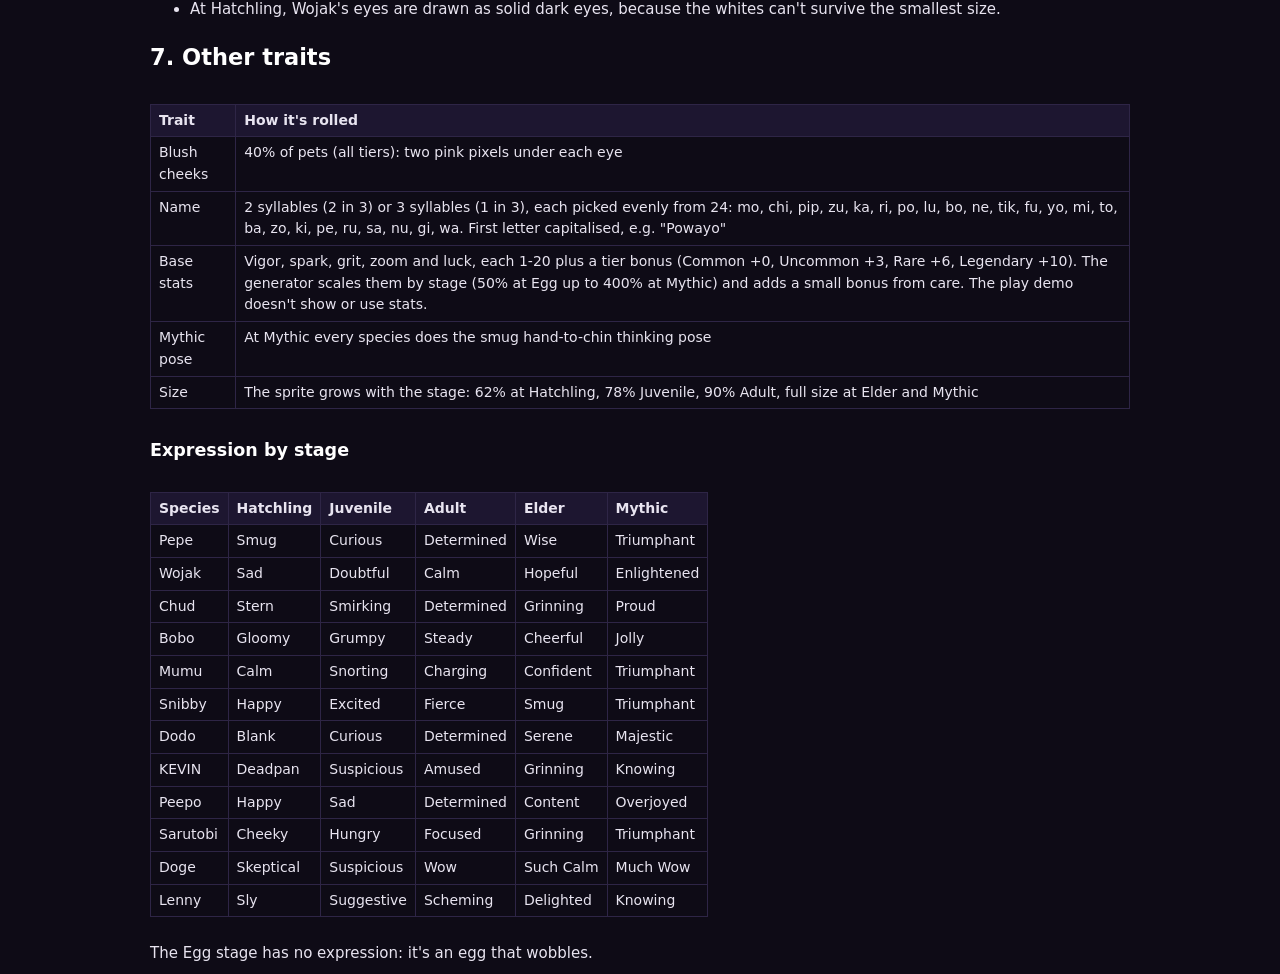
<file: how-it-works.html>
<!doctype html><html lang="en"><head><meta charset="utf-8"><meta name="viewport" content="width=device-width,initial-scale=1"><title>XCPETS: How It Works</title><style>body{background:#0e0b16;color:#e8e4f0;font:15px/1.55 system-ui,sans-serif;max-width:980px;margin:0 auto;padding:20px}a{color:#ff9f43}h1,h2,h3{color:#fff}code{background:#1d1630;padding:1px 4px;border-radius:4px}.tw{overflow-x:auto}table{border-collapse:collapse;margin:10px 0;font-size:14px}th,td{border:1px solid #2e2546;padding:5px 8px;text-align:left;vertical-align:top}th{background:#1d1630}hr{border:0;border-top:1px solid #2e2546;margin:28px 0}</style></head><body><p><a href="play.html">&larr; Back to the play demo</a> · <a href="README.md">README.md</a></p><h1>XCPETS: How It Works</h1>
<p>Every explanation for the play demo lives on this page, with the full Rules &amp; Odds tables at the end. The play page itself only has the controls.</p>
<h2>Quick start</h2>
<p>1. <b>Hatch</b> a pet (69), or buy <b>12 eggs</b> (690) or <b>144 eggs</b> (6,900).</p>
<p>2. Tap a pet in <b>My Pets</b> to open its detail view (use <b>‹ Prev</b> / <b>Next ›</b> or the arrow keys to flip through your pets), then tap the orange <b>Feed</b> button to give it a meal, up to 3 meals a day per pet. Meals grow with the stage (1,380 → 2,300 → 3,220 → 3,450), and Mythic comes on day 9.</p>
<p>3. Once an Elder is fed to 69,069 care, tap <b>Evolve</b> (no extra burn).</p>
<p>4. In the detail view, pick a gear slot and tap <b>Roll (345)</b>, or tap 🎟️ to spend a free roll token.</p>
<p>5. Out of play money? Tap <b>Refill</b>.</p>
<p><b>My Pets is a gallery.</b> Each card shows the pet's animated sprite (wearing its equipped gear), its name, species, rarity and stage, a progress bar, a hunger bar, <b>Fed n/3</b>, and small chips for its traits (🎨 palette, ▦ pattern, 👁 eyes, 🖼 background, ☺ blush) and its equipped gear. Cards have no buttons: tap (or press Enter on) a card to open its <b>detail view</b>, a big animated sprite where every action lives: Feed, Evolve, gear slots (Roll, 🎟️ token, Equip, Swap, Unequip, 🔑 Use key), roll odds and Release. Close it with ×, Esc or a click outside.</p>
<p>On the play page: 🎟️ is your free roll tokens, 🔑 your Slot Keys, <b>Fed n/3</b> the meals a pet has had today, 🍖 n% its hunger meter, and <b>→ Stage: n 🍖</b> the meals left to its next stage. Only the gear slots a pet actually has are shown.</p>
<p>Burn tags used by the demo: <code>pet:hatch</code> (hatch), <code>pet:feed:ID</code> (a meal for pet ID), <code>pet:evolve:ID</code> (evolve, 0 play XCPETS) and <code>pet:feed</code> (feed the shared pet, 7 minimum).</p>
<p>Everything in the demo uses play XCPETS: fake money saved in your browser. It isn't real XCPETS and nothing goes on-chain. The pets and art come from the real game's generator, with the same species and rarity odds as the real game (see section 1). Stages, care and evolving run on the real game's rules code. The costs are the demo's own, much cheaper than the real game, and gear rolling, tokens and Slot Keys are demo-only.</p>
<h2>Your play wallet</h2>
<ul><li>You start with 69,069 play XCPETS, exactly enough to raise one pet from Egg to Mythic (a 69 hatch plus 26 meals).</li><li>Tap <b>Refill</b> any time for a free +345,000.</li><li><b>Reset</b> wipes your wallet, pets and gear and starts over.</li></ul>
<h2>Hatching</h2>
<ul><li>Hatching costs <b>69</b> play XCPETS. Each hatch rolls a brand-new pet from a random fake block hash and burn id, using the game's own generator, exactly as in the real game.</li><li>The reveal shows your pet's species and rarity, e.g. "It's a Rare Doge!"</li><li><b>Hatch Again</b> rolls another pet right away, so you can reroll cheaply for Rare and Legendary pets.</li><li><b>Release</b> deletes a pet you don't want. There's no refund, and its gear goes back to your inventory.</li></ul>
<h3>Bulk egg buys</h3>
<div class="tw"><table><thead><tr><th>Pack</th><th>Eggs</th><th>Price (play XCPETS)</th><th>Per egg</th><th>Saving vs single hatches</th></tr></thead><tbody><tr><td>Single hatch</td><td>1</td><td>69</td><td>69</td><td>none</td></tr><tr><td><b>12 eggs</b> (a dozen)</td><td>12</td><td>690</td><td>57.5</td><td>12 for the price of 10 (about 17% off)</td></tr><tr><td><b>144 eggs</b> (a case, a gross)</td><td>144</td><td>6,900</td><td>about 47.9</td><td>about 31% off (9,936 as singles)</td></tr></tbody></table></div>
<ul><li>Every egg in a pack is a normal, independent hatch: the same generator, its own random fake block hash and burn id, and the same species and rarity odds as a single hatch.</li><li>In the burn log each egg is a normal 69 hatch (so it lands on Hatchling and feeds the shared pet 69). The pack discount is refunded to your wallet straight away.</li><li>Each egg counts as a stage-up (Egg to Hatchling), so each one has its own 25% chance of a free roll token.</li><li>The pack buttons sit next to <b>Hatch</b> and are greyed out when your balance is too low.</li><li>After a pack you get a <b>batch reveal</b>: a grid of every new pet, with Rare and Legendary pets highlighted, and counts per rarity and per species. <b>Release all Commons from this batch</b> deletes that batch's Commons in one go, after a confirm, with no refund.</li><li><b>My pets</b> shows 12 pets per page, with a rarity filter and a sort (newest, rarest, highest stage), so big batches stay fast. Your save stores each pet's seed, not images: 3 cases (432 pets) take about 136 KB of browser storage.</li></ul>
<h3>Species (12)</h3>
<p>Pepe, Wojak, Chud, Bobo, Mumu, Snibby, Dodo, KEVIN, Peepo, Sarutobi, Doge and Lenny. The pet's tier is rolled first, then a species. Each species has a minimum tier and can roll at that tier or any higher one, with 4x weight at its own minimum tier (KEVIN, Peepo, Sarutobi, Doge and Lenny use fixed weights in every tier instead). Pepe and Wojak are the most common (about 22% each); Dodo is the rarest (under 1%, Legendary only). Full odds are in the reference below.</p>
<h3>Rarity tiers</h3>
<div class="tw"><table><thead><tr><th>Tier</th><th>Chance</th></tr></thead><tbody><tr><td>Common</td><td>60%</td></tr><tr><td>Uncommon</td><td>27%</td></tr><tr><td>Rare</td><td>10%</td></tr><tr><td>Legendary</td><td>3%</td></tr></tbody></table></div>
<p>Rarity decides which palettes, patterns, eyes and backgrounds your pet can roll, and how fancy they can be. It also shifts the species odds (see the reference) and decides how many gear slots your pet has.</p>
<h2>Stages: Egg to Mythic</h2>
<p>Every pet grows through six stages: <b>Egg, Hatchling, Juvenile, Adult, Elder, Mythic</b>. From Hatchling on, each stage changes its expression. A minimum hatch skips the Egg and lands on Hatchling.</p>
<p>Meal size depends on the pet's current stage, and each pet can eat 3 meals a day. The day column assumes 3 meals every day, starting the day you hatch (day 1).</p>
<div class="tw"><table><thead><tr><th>Stage</th><th>Meal size</th><th>Meals</th><th>Stage cost (play XCPETS)</th><th>Care reached</th><th>Next stage reached on</th></tr></thead><tbody><tr><td>Hatch (straight to Hatchling)</td><td>-</td><td>-</td><td>69</td><td>69</td><td>Day 1</td></tr><tr><td>Hatchling → Juvenile</td><td>1,380</td><td>6</td><td>8,280</td><td>8,349</td><td>Day 2</td></tr><tr><td>Juvenile → Adult</td><td>2,300</td><td>6</td><td>13,800</td><td>22,149</td><td>Day 4</td></tr><tr><td>Adult → Elder</td><td>3,220</td><td>6</td><td>19,320</td><td>41,469</td><td>Day 6</td></tr><tr><td>Elder → Mythic (fed, then free Evolve)</td><td>3,450</td><td>8</td><td>27,600</td><td>69,069</td><td>Day 9</td></tr><tr><td><b>Total, Egg to Mythic</b></td><td></td><td><b>26</b></td><td><b>69,069</b></td><td></td><td><b>Day 9</b></td></tr></tbody></table></div>
<h2>Feeding (care)</h2>
<ul><li>Feeding burns play XCPETS into your pet as <b>care</b>. When its care reaches the next threshold, it moves up a stage.</li><li>Every feed is one meal: the orange <b>Feed</b> button in a pet's detail view shows the current meal size (1,380 at Hatchling, 2,300 at Juvenile, 3,220 at Adult, 3,450 at Elder) and burns exactly that into the pet. There's no custom amount for your own pets. The last meal of a stage is trimmed to whatever is left to the next stage, so a meal never overshoots (older saves keep all their care and just continue from there). The detail view shows how many meals are left to the next stage.</li><li><b>Daily limit: each pet can be fed at most 3 meals per day</b>, counted by your device's local calendar day and reset at local midnight. Evolving, hatching, gear rolls and feeding the shared pet don't count. Each card shows <b>Fed n/3</b>. After the third feed the feed buttons are greyed out with "Fed 3/3" (a blocked feed says "back tomorrow"), and a blocked feed costs nothing. A casual player feeding 3 meals a day reaches Mythic on day 9.</li><li>Elder to Mythic is the biggest jump (8 meals of 3,450). Keep feeding your Elder; once its care reaches 69,069 the Feed button goes away and <b>Evolve</b> lights up. Tap it to ascend: it costs nothing extra. The button stays greyed out until then.</li></ul>
<h2>Gear</h2>
<p>Gear slots come from <b>rarity</b>, using the game's own rule (each tier's gear-slot count), and they are all open from Hatchling:</p>
<div class="tw"><table><thead><tr><th>Rarity</th><th>Gear slots</th></tr></thead><tbody><tr><td>Common</td><td>0 (no base gear)</td></tr><tr><td>Uncommon</td><td>2: headband/scarf, armor</td></tr><tr><td>Rare</td><td>4: + cape, weapon</td></tr><tr><td>Legendary</td><td>5: + crown</td></tr></tbody></table></div>
<h3>Rolling for gear</h3>
<ul><li>Pick one of your pet's slots in its detail view and tap <b>Roll (345)</b>. You get a random item for that slot.</li><li>Every item goes into your inventory. If the slot was empty, it is also equipped right away.</li><li>A paid roll is a play burn of 345. It adds no care to your pet, but it does count toward the shared pet.</li><li>Each slot's pool also has new hand-drawn items: shared ones for every pet, and signature items that only roll for (and can only be worn by) their own species. Examples: Pepe's pimp hat, Wojak's hard hat, Bobo's red-candle dagger. The full list is in the reference below.</li><li>Roll odds use the game's own gear rule: a pet rolls items <b>up to its own rarity</b>, and items of its own rarity are <b>4x as likely</b> (every item has the same base weight). The pet's stage doesn't matter. For example, on the headband/scarf slot (no signature items):</li></ul>
<div class="tw"><table><thead><tr><th>Pet rarity</th><th>Common / Uncommon / Rare / Legendary items</th></tr></thead><tbody><tr><td>Uncommon</td><td>33 / 67 / 0 / 0</td></tr><tr><td>Rare</td><td>40 / 20 / 40 / 0</td></tr><tr><td>Legendary</td><td>36 / 18 / 9 / 36</td></tr></tbody></table></div>
<p>Other slots differ a little because their pools have different sizes; exact per-item chances are in the reference below.</p>
<h3>Free roll tokens</h3>
<p>Each burn that raises a pet's stage (a hatch, a feed or the Evolve) has a 25% chance to drop a free roll token. Otherwise, every meal has a 2% chance. At most one token drops per action. Rolling with a token costs no play XCPETS. Spend a token on any of a pet's slots with the 🎟️ button.</p>
<h3>Swapping gear</h3>
<p>Your items live in the inventory panel. In any pet's detail view you can <b>Equip</b>, <b>Swap</b> or <b>Unequip</b> an item in one of its slots. Each item can be on only one pet at a time.</p>
<h3>Bonus slots</h3>
<p>Every roll has a 1% chance to drop a <b>Slot Key</b>. Using a key permanently opens a bonus slot on that pet, in this order: face, then back, then feet. Bonus slots work on every pet, Commons included, so a key is the only way to put gear on a Common.</p>
<p>Bonus-slot rolls cost the same 345 (or a token) and use the same rule, limited to that slot's items. If a slot has nothing at or below your pet's rarity, you get the slot's lowest-rarity item (exact odds in the reference below).</p>
<div class="tw"><table><thead><tr><th>Slot</th><th>Items</th></tr></thead><tbody><tr><td>Face</td><td>Hard-wallet amulet (Rare), Beam eyes (Legendary); Mumu also Gold nose ring (Rare), Lenny also Lenny-face monocle (Rare)</td></tr><tr><td>Back</td><td>HODL banner (Uncommon), Paper-hands cape (Rare)</td></tr><tr><td>Feet</td><td>Counterparty coin (Common), Stack of sats (Uncommon); Sarutobi also Smoke-bomb sandals (Rare)</td></tr></tbody></table></div>
<h2>Hunger meter</h2>
<p>Each pet card and detail view has a hunger meter. It is full right after a meal and drains evenly to empty 24 hours after the last one. Every feed refills it, and a hatch counts as the first meal. It's cosmetic only: an empty meter changes nothing.</p>
<h2>Ranking: WAGMI to NGMI (power ranking)</h2>
<p>All your pets in this browser are ranked in one list, with <b>WAGMI</b> at the top and <b>NGMI</b> at the bottom. It's cosmetic only.</p>
<p>1. <b>Pets on a streak</b> come first, by streak score. A streak counts consecutive days with at least one feed. It ends today, or yesterday if you haven't fed the pet yet today. Each fed day is worth 1, and a full 3/3 day is worth 1.5.</p>
<p>2. <b>Neutral pets</b> come next: no streak, but not neglected yet.</p>
<p>3. <b>Neglected pets</b> (at least one full calendar day missed since the last meal) come last, sorted by days missed, so the most neglected pet is dead last. One feed clears neglect.</p>
<p>With more than 20 pets, the list shows the top 10 and bottom 10, with a <b>Show all</b> toggle.</p>
<div class="tw"><table><thead><tr><th>Badge</th><th>Earned by</th></tr></thead><tbody><tr><td>Fire takes</td><td>A streak of 3+ days</td></tr><tr><td>Roast mode</td><td>A streak of 7+ days. The pet roasts one of the bottom 3 other pets in this browser by name (target and line rotate daily)</td></tr><tr><td>Legendary drip</td><td>A streak of 14+ days. The row gets a gold glow</td></tr><tr><td>Cursed tweet thread</td><td>1 to 2 full days missed since the last meal</td></tr><tr><td>Flop era</td><td>3 to 6 days missed</td></tr><tr><td>Shitpost encounters</td><td>7+ days missed, with a daily flavor line such as "found a suspicious hat", "argued with a pigeon" or "declared itself a final boss"</td></tr></tbody></table></div>
<p>"Days missed" counts whole calendar days with no meal since the last one, so a pet fed yesterday has missed 0 and is still on its streak. A long streak earns all the streak badges it qualifies for.</p>
<h2>The shared community pet</h2>
<p>There's also a mystery community pet that everyone grows together. Nobody knows what it is yet. Every play burn helps it grow, including hatches, feeds and rolls, and <b>Feed</b> (in the Shared Pet panel) sends play XCPETS straight to it. It grows much slower than a personal pet: 41,400 per stage, 207,000 total to Mythic. In the demo, its progress is saved in your browser only.</p>
<hr>
<h1>Rules &amp; Odds (generated from the code)</h1>
<p>Everything below comes straight from the promo's <code>js/pet-core.js</code> (version <code>3.14.0-promo</code>), <code>js/demo-core.js</code> and <code>js/bonus-gear.js</code>. Percentages are computed from the weight tables in the code and rounded to two decimals. "Overall" means across all hatches, using the tier odds (Common 60%, Uncommon 27%, Rare 10%, Legendary 3%).</p>
<p><b>How rolls work.</b> Each pet is rolled from a SHA-256 hash of its (fake) block hash and burn id. The rarity tier is rolled first, then each trait. An item can only roll at tiers at or above its own minimum tier. Items whose minimum tier equals the pet's tier get 4x weight, and the Classic palette always gets 4x. Species follow the same rule (see section 1).</p>
<h2>1. Species</h2>
<p>Species use the game's own rule: a species can roll at its minimum tier or any higher tier, with 4x its base weight at its minimum tier (base weights: Pepe/Wojak 12, Chud 8, Bobo/Mumu/Snibby/Dodo 10). KEVIN, Peepo, Sarutobi, Doge and Lenny instead have a fixed weight in every tier. Each tier column adds up to 100%.</p>
<div class="tw"><table><thead><tr><th>Species</th><th>Look (from the code comments)</th><th>Min tier</th><th>Common</th><th>Uncommon</th><th>Rare</th><th>Legendary</th><th>Overall</th></tr></thead><tbody><tr><td>Pepe</td><td>Classic green frog: green body, blue accent, red-brown secondary colour</td><td>Common</td><td>30.00%</td><td>8.63%</td><td>10.43%</td><td>9.38%</td><td>21.66%</td></tr><tr><td>Wojak</td><td>Tall oval bald head with forehead creases, eyes at mid-height looking aside, white eyes with an ink upper lid</td><td>Common</td><td>30.00%</td><td>8.63%</td><td>10.43%</td><td>9.38%</td><td>21.66%</td></tr><tr><td>Chud</td><td>Wojak's head with a full dark-brown beard, near-black hair with a straight fringe, a level gaze behind always-on clear eyeglasses</td><td>Common</td><td>20.00%</td><td>5.76%</td><td>6.96%</td><td>6.25%</td><td>14.44%</td></tr><tr><td>Bobo</td><td>Bitcoin-Stamp-style bear: big square head, round ears, dark muzzle and black nose, heavy half-lidded smug eyes, red shirt</td><td>Uncommon</td><td>-</td><td>28.78%</td><td>8.70%</td><td>7.81%</td><td>8.87%</td></tr><tr><td>Mumu</td><td>Burnt-orange bull: white blaze with a spiky tuft, wide peach snout, heavy smug lids, cream horns, green shirt</td><td>Uncommon</td><td>-</td><td>28.78%</td><td>8.70%</td><td>7.81%</td><td>8.87%</td></tr><tr><td>Snibby</td><td>Yellow blob crab: two tall eyestalks, wide duck-bill grin with orange lips, raised orange pincers, stubby legs</td><td>Rare</td><td>-</td><td>-</td><td>34.78%</td><td>7.81%</td><td>3.71%</td></tr><tr><td>Dodo</td><td>Black swan in side view: S-curve neck, round head, spiky back feathers, long red wedge beak, one side-profile eye</td><td>Legendary</td><td>-</td><td>-</td><td>-</td><td>31.25%</td><td>0.94%</td></tr><tr><td>KEVIN</td><td>Grey jaw-length helmet of hair, long tan face, narrow green slit eyes under flat black brows, pale-blue shirt</td><td>Any (fixed per-tier weights)</td><td>3.75%</td><td>3.60%</td><td>3.48%</td><td>3.91%</td><td>3.69%</td></tr><tr><td>Peepo</td><td>Wide round green head peeking up over a bright-blue shirt band, big glossy eyes, wide open mouth with brown lips and pink tongue</td><td>Any (fixed per-tier weights)</td><td>4.38%</td><td>4.32%</td><td>4.35%</td><td>3.91%</td><td>4.34%</td></tr><tr><td>Sarutobi</td><td>The 8-bit SaruTobi monkey: brown body, big round tan face disc, two tall black oval eyes, round ears, curly tail</td><td>Any (fixed per-tier weights)</td><td>3.75%</td><td>3.60%</td><td>3.48%</td><td>3.91%</td><td>3.69%</td></tr><tr><td>Doge</td><td>Kabosu-style Shiba: orange-tan fur, cream muzzle and chest, pale eyebrow dots, upright ears, the side-eye, seated</td><td>Any (fixed per-tier weights)</td><td>4.38%</td><td>4.32%</td><td>4.35%</td><td>4.69%</td><td>4.37%</td></tr><tr><td>Lenny</td><td>Round warm-yellow Lenny face: raised arched brows over small ring eyes, sideways hook nose, smirk, tiny body</td><td>Any (fixed per-tier weights)</td><td>3.75%</td><td>3.60%</td><td>4.35%</td><td>3.91%</td><td>3.77%</td></tr></tbody></table></div>
<p>Pepe and Wojak are the most common (about 1 in 5 each). Dodo is the rarest (about 1 in 106, Legendary only).</p>
<p>KEVIN, Peepo, Sarutobi, Doge and Lenny have their own coloured eggs. The other species use the shared egg drawn in the pet's palette.</p>
<h3>Showcase kits</h3>
<p>These are the signature kits used for the cast art and gallery (a Legendary in the Classic palette, so all 5 slots). In the demo you build your own kit by rolling, and these kits are not given out.</p>
<div class="tw"><table><thead><tr><th>Species</th><th>Band</th><th>Armor</th><th>Cape</th><th>Weapon</th><th>Crown</th></tr></thead><tbody><tr><td>Pepe</td><td>Red headband</td><td>Gold armor</td><td>Royal cape</td><td>Golden sword</td><td>Jeweled crown</td></tr><tr><td>Wojak</td><td>Red scarf</td><td>Silver armor</td><td>Purple cape</td><td>Staff</td><td>Laurel wreath</td></tr><tr><td>Chud</td><td>Green scarf</td><td>Iron armor</td><td>Forest cape</td><td>Axe</td><td>Silver crown</td></tr><tr><td>Bobo (no shades)</td><td>Red headband</td><td>Iron armor</td><td>Purple cape</td><td>Wooden sword</td><td>Gold crown</td></tr><tr><td>Mumu</td><td>Gold headband</td><td>Gold armor</td><td>Golden cape</td><td>Spear</td><td>Gold crown</td></tr><tr><td>Snibby</td><td>Blue headband</td><td>Silver armor</td><td>Blue cape</td><td>Trident</td><td>Silver crown</td></tr><tr><td>Dodo</td><td>Royal scarf</td><td>Silver armor</td><td>Royal cape</td><td>Iron sword</td><td>Jeweled crown</td></tr><tr><td>KEVIN</td><td>White scarf</td><td>Iron armor</td><td>Red cape</td><td>Staff</td><td>Gold crown</td></tr><tr><td>Peepo</td><td>Red headband</td><td>Iron armor</td><td>Blue cape</td><td>Wooden sword</td><td>Gold crown</td></tr><tr><td>Sarutobi</td><td>Gold headband</td><td>Leather armor</td><td>Forest cape</td><td>Staff</td><td>Gold crown</td></tr><tr><td>Doge</td><td>Red scarf</td><td>Gold armor</td><td>Royal cape</td><td>Golden sword</td><td>Jeweled crown</td></tr><tr><td>Lenny</td><td>Black headband</td><td>Obsidian armor</td><td>Midnight cape</td><td>Trident</td><td>Silver crown</td></tr></tbody></table></div>
<h2>2. Gear</h2>
<p><b>What gear does: it's cosmetic only.</b> No gear item changes stats, care, costs, stage-ups or drop odds anywhere in the code. It only changes how the pet looks.</p>
<p><b>In the demo, pets don't wear their rolled gear.</b> Every pet's DNA still contains a rolled variant for each slot (the real game's look). The demo ignores it and draws only what you equip.</p>
<p><b>In the demo, how a roll picks an item.</b> The game's own gear rule: every item in the slot's pool (pet-core variants plus the new items your species can get) has the same base weight; items above your pet's rarity can't roll, and items of exactly your pet's rarity get 4x weight. Your pet's stage doesn't matter.</p>
<p><b>Where the new items come from.</b> Besides pet-core's own variants, each slot's pool now includes the hand-drawn items from the gear preview. Items marked (new) are drawn on top of the pet, so they follow the head and hands at every stage and move with the bounce. Shared items roll for every species. Signature items roll only for their own species and can only be equipped on it. When a new item fills a slot, the pet-core item for that slot isn't drawn, so a hat replaces the crown and never sits on top of one.</p>
<p><b>Chance per roll.</b> The columns show the chance per roll for each pet rarity that has the slot (Commons have no base slots). A range means it depends on the species, because species with signature items in that slot have bigger pools. Bonus slots are open to every rarity once unlocked with a Slot Key; when nothing in a bonus slot is at or below your pet's rarity, the slot's lowest-rarity item(s) are rolled.</p>
<h3>Band (head/neck): Uncommon, Rare, Legendary pets</h3>
<div class="tw"><table><thead><tr><th>Item</th><th>Rarity</th><th>Who can roll/wear it</th><th>Uncommon pet</th><th>Rare pet</th><th>Legendary pet</th></tr></thead><tbody><tr><td>Red headband</td><td>Common</td><td>Every species</td><td>6.25% to 8.33%</td><td>7.14% to 10.00%</td><td>8.33% to 9.09%</td></tr><tr><td>Blue headband</td><td>Common</td><td>Every species</td><td>6.25% to 8.33%</td><td>7.14% to 10.00%</td><td>8.33% to 9.09%</td></tr><tr><td>Red scarf</td><td>Common</td><td>Every species</td><td>6.25% to 8.33%</td><td>7.14% to 10.00%</td><td>8.33% to 9.09%</td></tr><tr><td>Green scarf</td><td>Common</td><td>Every species</td><td>6.25% to 8.33%</td><td>7.14% to 10.00%</td><td>8.33% to 9.09%</td></tr><tr><td>Black headband</td><td>Uncommon</td><td>Every species</td><td>25.00% to 33.33%</td><td>7.14% to 10.00%</td><td>8.33% to 9.09%</td></tr><tr><td>White scarf</td><td>Uncommon</td><td>Every species</td><td>25.00% to 33.33%</td><td>7.14% to 10.00%</td><td>8.33% to 9.09%</td></tr><tr><td>KEVIN name tag (new)</td><td>Uncommon</td><td>KEVIN only</td><td>25.00%</td><td>9.09%</td><td>8.33%</td></tr><tr><td>"Wow" bandana (new)</td><td>Uncommon</td><td>Doge only</td><td>25.00%</td><td>9.09%</td><td>8.33%</td></tr><tr><td>Royal scarf</td><td>Rare</td><td>Every species</td><td>-</td><td>28.57% to 40.00%</td><td>8.33% to 9.09%</td></tr><tr><td>Ninja headband (new)</td><td>Rare</td><td>Sarutobi only</td><td>-</td><td>28.57%</td><td>8.33%</td></tr><tr><td>Gold headband</td><td>Legendary</td><td>Every species</td><td>-</td><td>-</td><td>33.33% to 36.36%</td></tr></tbody></table></div>
<h3>Armor: Uncommon, Rare, Legendary pets</h3>
<div class="tw"><table><thead><tr><th>Item</th><th>Rarity</th><th>Who can roll/wear it</th><th>Uncommon pet</th><th>Rare pet</th><th>Legendary pet</th></tr></thead><tbody><tr><td>Leather armor</td><td>Common</td><td>Every species</td><td>20.00%</td><td>16.67%</td><td>6.67% to 9.09%</td></tr><tr><td>Iron armor</td><td>Uncommon</td><td>Every species</td><td>80.00%</td><td>16.67%</td><td>6.67% to 9.09%</td></tr><tr><td>Silver armor</td><td>Rare</td><td>Every species</td><td>-</td><td>66.67%</td><td>6.67% to 9.09%</td></tr><tr><td>Gold armor</td><td>Legendary</td><td>Every species</td><td>-</td><td>-</td><td>26.67% to 36.36%</td></tr><tr><td>Obsidian armor</td><td>Legendary</td><td>Every species</td><td>-</td><td>-</td><td>26.67% to 36.36%</td></tr><tr><td>Pink peeking sweater (new)</td><td>Legendary</td><td>Peepo only</td><td>-</td><td>-</td><td>26.67%</td></tr></tbody></table></div>
<h3>Cape: Rare and Legendary pets</h3>
<div class="tw"><table><thead><tr><th>Item</th><th>Rarity</th><th>Who can roll/wear it</th><th>Rare pet</th><th>Legendary pet</th></tr></thead><tbody><tr><td>Red cape</td><td>Common</td><td>Every species</td><td>12.50%</td><td>7.69%</td></tr><tr><td>Blue cape</td><td>Common</td><td>Every species</td><td>12.50%</td><td>7.69%</td></tr><tr><td>Forest cape</td><td>Uncommon</td><td>Every species</td><td>12.50%</td><td>7.69%</td></tr><tr><td>Purple cape</td><td>Uncommon</td><td>Every species</td><td>12.50%</td><td>7.69%</td></tr><tr><td>Royal cape</td><td>Rare</td><td>Every species</td><td>50.00%</td><td>7.69%</td></tr><tr><td>Midnight cape</td><td>Legendary</td><td>Every species</td><td>-</td><td>30.77%</td></tr><tr><td>Golden cape</td><td>Legendary</td><td>Every species</td><td>-</td><td>30.77%</td></tr></tbody></table></div>
<h3>Weapon / held item: Rare and Legendary pets</h3>
<div class="tw"><table><thead><tr><th>Item</th><th>Rarity</th><th>Who can roll/wear it</th><th>Rare pet</th><th>Legendary pet</th></tr></thead><tbody><tr><td>Wooden sword</td><td>Common</td><td>Every species</td><td>4.76% to 6.25%</td><td>5.00% to 6.67%</td></tr><tr><td>Staff</td><td>Common</td><td>Every species</td><td>4.76% to 6.25%</td><td>5.00% to 6.67%</td></tr><tr><td>Stick (new)</td><td>Common</td><td>Doge only</td><td>5.88%</td><td>5.00%</td></tr><tr><td>Iron sword</td><td>Uncommon</td><td>Every species</td><td>4.76% to 6.25%</td><td>5.00% to 6.67%</td></tr><tr><td>Axe</td><td>Uncommon</td><td>Every species</td><td>4.76% to 6.25%</td><td>5.00% to 6.67%</td></tr><tr><td>"Feels good" mug (new)</td><td>Uncommon</td><td>Pepe only</td><td>4.76%</td><td>5.88%</td></tr><tr><td>Red "it's over" chart (new)</td><td>Uncommon</td><td>Wojak only</td><td>5.88%</td><td>6.25%</td></tr><tr><td>Energy-drink can (new)</td><td>Uncommon</td><td>Chud only</td><td>5.88%</td><td>6.25%</td></tr><tr><td>Trident</td><td>Rare</td><td>Every species</td><td>19.05% to 25.00%</td><td>5.00% to 6.67%</td></tr><tr><td>Spear</td><td>Rare</td><td>Every species</td><td>19.05% to 25.00%</td><td>5.00% to 6.67%</td></tr><tr><td>Diamond hands (new)</td><td>Rare</td><td>Every species</td><td>19.05% to 25.00%</td><td>5.00% to 6.67%</td></tr><tr><td>Rare Pepe card (new)</td><td>Rare</td><td>Pepe only</td><td>19.05%</td><td>5.88%</td></tr><tr><td>Bear claw (new)</td><td>Rare</td><td>Bobo only</td><td>20.00%</td><td>5.00%</td></tr><tr><td>Sideways-chart shield (new)</td><td>Rare</td><td>Snibby only</td><td>20.00%</td><td>6.25%</td></tr><tr><td>"?" event card (new)</td><td>Rare</td><td>Dodo only</td><td>20.00%</td><td>5.00%</td></tr><tr><td>Copy-paste stamp (new)</td><td>Rare</td><td>KEVIN only</td><td>20.00%</td><td>5.00%</td></tr><tr><td>Golden sword</td><td>Legendary</td><td>Every species</td><td>-</td><td>20.00% to 26.67%</td></tr><tr><td>Burn torch</td><td>Legendary</td><td>Every species</td><td>-</td><td>20.00% to 26.67%</td></tr><tr><td>Red-candle dagger (new)</td><td>Legendary</td><td>Bobo only</td><td>-</td><td>20.00%</td></tr><tr><td>Green-candle staff (new)</td><td>Legendary</td><td>Mumu only</td><td>-</td><td>21.05%</td></tr><tr><td>Black Swan quill (new)</td><td>Legendary</td><td>Dodo only</td><td>-</td><td>20.00%</td></tr><tr><td>Clone mirror (new)</td><td>Legendary</td><td>KEVIN only</td><td>-</td><td>20.00%</td></tr><tr><td>Banana katana (new)</td><td>Legendary</td><td>Sarutobi only</td><td>-</td><td>21.05%</td></tr><tr><td>Moon rocket (new)</td><td>Legendary</td><td>Doge only</td><td>-</td><td>20.00%</td></tr></tbody></table></div>
<h3>Crown / hat: Legendary pets only</h3>
<div class="tw"><table><thead><tr><th>Item</th><th>Rarity</th><th>Who can roll/wear it</th><th>Legendary pet</th></tr></thead><tbody><tr><td>Laurel wreath</td><td>Common</td><td>Every species</td><td>5.88% to 9.09%</td></tr><tr><td>Silver crown</td><td>Uncommon</td><td>Every species</td><td>5.88% to 9.09%</td></tr><tr><td>Hard hat (new)</td><td>Uncommon</td><td>Wojak only</td><td>5.88%</td></tr><tr><td>Party hat (new)</td><td>Uncommon</td><td>Peepo only</td><td>7.69%</td></tr><tr><td>Smug cap (new)</td><td>Uncommon</td><td>Lenny only</td><td>8.33%</td></tr><tr><td>Gold crown</td><td>Rare</td><td>Every species</td><td>5.88% to 9.09%</td></tr><tr><td>McDonald's visor (new)</td><td>Rare</td><td>Wojak only</td><td>5.88%</td></tr><tr><td>Gamer headset (new)</td><td>Rare</td><td>Chud only</td><td>6.25%</td></tr><tr><td>"To the moon" horn cap (new)</td><td>Rare</td><td>Mumu only</td><td>8.33%</td></tr><tr><td>Binoculars hat (new)</td><td>Rare</td><td>Peepo only</td><td>7.69%</td></tr><tr><td>Jeweled crown</td><td>Legendary</td><td>Every species</td><td>23.53% to 36.36%</td></tr><tr><td>Flame crown</td><td>Legendary</td><td>Every species</td><td>23.53% to 36.36%</td></tr><tr><td>Pepe Cash pimp hat (new)</td><td>Legendary</td><td>Pepe only</td><td>26.67%</td></tr><tr><td>Doomer beanie + cig (new)</td><td>Legendary</td><td>Wojak only</td><td>23.53%</td></tr><tr><td>"Based" trucker cap (new)</td><td>Legendary</td><td>Chud only</td><td>25.00%</td></tr><tr><td>Short-seller top hat (new)</td><td>Legendary</td><td>Bobo only</td><td>26.67%</td></tr><tr><td>Seashell helmet (new)</td><td>Legendary</td><td>Snibby only</td><td>26.67%</td></tr></tbody></table></div>
<h3>Face (bonus): any pet, with Slot Key 1</h3>
<div class="tw"><table><thead><tr><th>Item</th><th>Rarity</th><th>Who can roll/wear it</th><th>Common pet</th><th>Uncommon pet</th><th>Rare pet</th><th>Legendary pet</th></tr></thead><tbody><tr><td>Hard-wallet amulet (new)</td><td>Rare</td><td>Every species</td><td>50.00% to 100.00%</td><td>50.00% to 100.00%</td><td>50.00% to 100.00%</td><td>16.67% to 20.00%</td></tr><tr><td>Gold nose ring (new)</td><td>Rare</td><td>Mumu only</td><td>50.00%</td><td>50.00%</td><td>50.00%</td><td>16.67%</td></tr><tr><td>Lenny-face monocle (new)</td><td>Rare</td><td>Lenny only</td><td>50.00%</td><td>50.00%</td><td>50.00%</td><td>16.67%</td></tr><tr><td>Beam eyes (new)</td><td>Legendary</td><td>Every species</td><td>-</td><td>-</td><td>-</td><td>66.67% to 80.00%</td></tr></tbody></table></div>
<h3>Back (bonus): any pet, with Slot Key 2</h3>
<div class="tw"><table><thead><tr><th>Item</th><th>Rarity</th><th>Who can roll/wear it</th><th>Common pet</th><th>Uncommon pet</th><th>Rare pet</th><th>Legendary pet</th></tr></thead><tbody><tr><td>HODL banner (new)</td><td>Uncommon</td><td>Every species</td><td>100.00%</td><td>100.00%</td><td>20.00%</td><td>50.00%</td></tr><tr><td>Paper-hands cape (new)</td><td>Rare</td><td>Every species</td><td>-</td><td>-</td><td>80.00%</td><td>50.00%</td></tr></tbody></table></div>
<h3>Feet (bonus): any pet, with Slot Key 3</h3>
<div class="tw"><table><thead><tr><th>Item</th><th>Rarity</th><th>Who can roll/wear it</th><th>Common pet</th><th>Uncommon pet</th><th>Rare pet</th><th>Legendary pet</th></tr></thead><tbody><tr><td>Counterparty coin (new)</td><td>Common</td><td>Every species</td><td>100.00%</td><td>20.00%</td><td>16.67% to 50.00%</td><td>33.33% to 50.00%</td></tr><tr><td>Stack of sats (new)</td><td>Uncommon</td><td>Every species</td><td>-</td><td>80.00%</td><td>16.67% to 50.00%</td><td>33.33% to 50.00%</td></tr><tr><td>Smoke-bomb sandals (new)</td><td>Rare</td><td>Sarutobi only</td><td>-</td><td>-</td><td>66.67%</td><td>33.33%</td></tr></tbody></table></div>
<p>Notes from the code:</p>
<ul><li>On Wojak, Chud, KEVIN and Peepo nothing is drawn on the head, so a pet-core headband is worn as a neck scarf in the same colour.</li><li>Hats and other new head items are in the Crown slot, so only Legendary pets can wear them. The pet-core crown isn't drawn under them.</li><li>Each species has its own gear placement: armor rows, scarf row, cape height, and how far a crown sinks onto the head. On off-centre heads (Dodo, Doge) the crown is centred over the head.</li><li>The Flame crown's flame tips shift once per bounce cycle.</li><li>The Beam eyes bonus item is different from the Beam eyes eye trait (section 6). The trait recolours the pet's own eyes, and the item draws big beams on top. A pet can have both. Beam eyes don't show on a stage whose expression closes the eyes.</li></ul>
<h2>3. Backgrounds</h2>
<p>Every pet rolls a background pattern, plus a base colour picked evenly from 8 dark colours: navy <code>#1d2b53</code>, plum <code>#2b1d3f</code>, forest <code>#1f3b2f</code>, brown <code>#3b2a1f</code>, deep blue <code>#14213d</code>, wine <code>#2d1b2e</code>, slate blue <code>#203040</code>, maroon <code>#3a1f2b</code> (12.5% each, all tiers).</p>
<div class="tw"><table><thead><tr><th>Background</th><th>Look</th><th>Min tier</th><th>Common</th><th>Uncommon</th><th>Rare</th><th>Legendary</th><th>Overall</th></tr></thead><tbody><tr><td>Solid</td><td>Flat base colour</td><td>Common</td><td>62.50%</td><td>11.36%</td><td>9.43%</td><td>7.58%</td><td>41.74%</td></tr><tr><td>Dots</td><td>Base colour with a staggered grid of lighter dots</td><td>Common</td><td>37.50%</td><td>6.82%</td><td>5.66%</td><td>4.55%</td><td>25.04%</td></tr><tr><td>Gradient</td><td>Base colour fading down toward a dark shade of the palette accent</td><td>Uncommon</td><td>n/a</td><td>45.45%</td><td>9.43%</td><td>7.58%</td><td>13.44%</td></tr><tr><td>Grid</td><td>Lighter grid lines every 8 px</td><td>Uncommon</td><td>n/a</td><td>36.36%</td><td>7.55%</td><td>6.06%</td><td>10.75%</td></tr><tr><td>Starfield</td><td>Darkened base colour with 8 twinkling white stars</td><td>Rare</td><td>n/a</td><td>n/a</td><td>37.74%</td><td>7.58%</td><td>4.00%</td></tr><tr><td>Sunburst</td><td>Rotating rays mixing the base colour with the palette accent</td><td>Rare</td><td>n/a</td><td>n/a</td><td>30.19%</td><td>6.06%</td><td>3.20%</td></tr><tr><td>Aurora</td><td>Moving wavy bands of dark navy, teal, green, indigo and purple (ignores the base colour)</td><td>Legendary</td><td>n/a</td><td>n/a</td><td>n/a</td><td>30.30%</td><td>0.91%</td></tr><tr><td>Cosmic</td><td>Deep space gradient (near-black to purple) with twinkling stars and an orange planet</td><td>Legendary</td><td>n/a</td><td>n/a</td><td>n/a</td><td>30.30%</td><td>0.91%</td></tr></tbody></table></div>
<p>The background colour is an even 1-in-8 roll, so "a blue background" on a pet is just its rolled background colour, not a bug.</p>
<h2>4. Patterns (body markings)</h2>
<p>Patterns are drawn on the body colour only. The face is never patterned.</p>
<div class="tw"><table><thead><tr><th>Pattern</th><th>Look</th><th>Min tier</th><th>Common</th><th>Uncommon</th><th>Rare</th><th>Legendary</th><th>Overall</th></tr></thead><tbody><tr><td>Plain</td><td>No markings</td><td>Common</td><td>38.89%</td><td>10.00%</td><td>11.11%</td><td>9.86%</td><td>27.44%</td></tr><tr><td>Belly patch</td><td>Oval belly patch in the secondary colour</td><td>Common</td><td>33.33%</td><td>8.57%</td><td>9.52%</td><td>8.45%</td><td>23.52%</td></tr><tr><td>Spots</td><td>Up to 8 small 2x2 spots in the accent colour</td><td>Common</td><td>27.78%</td><td>7.14%</td><td>7.94%</td><td>7.04%</td><td>19.60%</td></tr><tr><td>Stripes</td><td>Accent stripe on every third row</td><td>Uncommon</td><td>n/a</td><td>28.57%</td><td>7.94%</td><td>7.04%</td><td>8.72%</td></tr><tr><td>Socks</td><td>White bottom three rows (feet)</td><td>Uncommon</td><td>n/a</td><td>22.86%</td><td>6.35%</td><td>5.63%</td><td>6.98%</td></tr><tr><td>Bandit mask</td><td>Accent band across the eye rows</td><td>Uncommon</td><td>n/a</td><td>22.86%</td><td>6.35%</td><td>5.63%</td><td>6.98%</td></tr><tr><td>Checker</td><td>2x2 accent checkerboard that moves with the bounce</td><td>Rare</td><td>n/a</td><td>n/a</td><td>25.40%</td><td>5.63%</td><td>2.71%</td></tr><tr><td>Two-tone</td><td>Right half of the body in the secondary colour</td><td>Rare</td><td>n/a</td><td>n/a</td><td>25.40%</td><td>5.63%</td><td>2.71%</td></tr><tr><td>Galaxy</td><td>Deep indigo body with white star pixels and accent sparkles, moves with the bounce</td><td>Legendary</td><td>n/a</td><td>n/a</td><td>n/a</td><td>22.54%</td><td>0.68%</td></tr><tr><td>Rainbow</td><td>Six-colour horizontal rainbow bands</td><td>Legendary</td><td>n/a</td><td>n/a</td><td>n/a</td><td>22.54%</td><td>0.68%</td></tr></tbody></table></div>
<h2>5. Palettes</h2>
<p>A palette replaces the pet's three main colours: <b>body</b>, <b>accent</b> and <b>belly/secondary</b>. Outlines, eyes, mouth and fixed details stay the same. <b>Classic</b> keeps the character's own canon colours, and it always gets 4x weight, so it's the most common palette at every tier.</p>
<div class="tw"><table><thead><tr><th>Palette</th><th>Body / accent / belly</th><th>Min tier</th><th>Common</th><th>Uncommon</th><th>Rare</th><th>Legendary</th><th>Overall</th></tr></thead><tbody><tr><td>Classic</td><td>The species' canon colours</td><td>Common</td><td>40.00%</td><td>38.10%</td><td>34.04%</td><td>30.77%</td><td>38.61%</td></tr><tr><td>Peach</td><td><code>#f4a98a</code> / <code>#d9715a</code> / <code>#fde4d4</code></td><td>Common</td><td>10.00%</td><td>2.38%</td><td>2.13%</td><td>1.92%</td><td>6.91%</td></tr><tr><td>Moss</td><td><code>#8fbf6a</code> / <code>#5b8c3e</code> / <code>#dff0c8</code></td><td>Common</td><td>10.00%</td><td>2.38%</td><td>2.13%</td><td>1.92%</td><td>6.91%</td></tr><tr><td>Sky</td><td><code>#8ec5e8</code> / <code>#4f8fc0</code> / <code>#e3f3fc</code></td><td>Common</td><td>10.00%</td><td>2.38%</td><td>2.13%</td><td>1.92%</td><td>6.91%</td></tr><tr><td>Sand</td><td><code>#e3c78f</code> / <code>#b8925a</code> / <code>#f7ecd2</code></td><td>Common</td><td>10.00%</td><td>2.38%</td><td>2.13%</td><td>1.92%</td><td>6.91%</td></tr><tr><td>Slate</td><td><code>#9aa3b5</code> / <code>#6b7489</code> / <code>#e1e5ee</code></td><td>Common</td><td>10.00%</td><td>2.38%</td><td>2.13%</td><td>1.92%</td><td>6.91%</td></tr><tr><td>Rose</td><td><code>#e89bb0</code> / <code>#c0607c</code> / <code>#fbe1e8</code></td><td>Common</td><td>10.00%</td><td>2.38%</td><td>2.13%</td><td>1.92%</td><td>6.91%</td></tr><tr><td>Mint</td><td><code>#6fe3c1</code> / <code>#2fa98a</code> / <code>#e0fff5</code></td><td>Uncommon</td><td>n/a</td><td>9.52%</td><td>2.13%</td><td>1.92%</td><td>2.84%</td></tr><tr><td>Lilac</td><td><code>#b49cf0</code> / <code>#7d5fd1</code> / <code>#efe8ff</code></td><td>Uncommon</td><td>n/a</td><td>9.52%</td><td>2.13%</td><td>1.92%</td><td>2.84%</td></tr><tr><td>Tangerine</td><td><code>#ff9a3c</code> / <code>#d9601a</code> / <code>#ffe5c7</code></td><td>Uncommon</td><td>n/a</td><td>9.52%</td><td>2.13%</td><td>1.92%</td><td>2.84%</td></tr><tr><td>Bubblegum</td><td><code>#ff8fd0</code> / <code>#d94fa0</code> / <code>#ffe3f4</code></td><td>Uncommon</td><td>n/a</td><td>9.52%</td><td>2.13%</td><td>1.92%</td><td>2.84%</td></tr><tr><td>Lime</td><td><code>#b6e85a</code> / <code>#7cad25</code> / <code>#f0ffd6</code></td><td>Uncommon</td><td>n/a</td><td>9.52%</td><td>2.13%</td><td>1.92%</td><td>2.84%</td></tr><tr><td>Neon</td><td><code>#39ff9f</code> / <code>#00b3ff</code> / <code>#eafff5</code></td><td>Rare</td><td>n/a</td><td>n/a</td><td>8.51%</td><td>1.92%</td><td>0.91%</td></tr><tr><td>Ruby</td><td><code>#e0314f</code> / <code>#8f1630</code> / <code>#ffd0d8</code></td><td>Rare</td><td>n/a</td><td>n/a</td><td>8.51%</td><td>1.92%</td><td>0.91%</td></tr><tr><td>Sapphire</td><td><code>#2f6bff</code> / <code>#16318f</code> / <code>#d6e2ff</code></td><td>Rare</td><td>n/a</td><td>n/a</td><td>8.51%</td><td>1.92%</td><td>0.91%</td></tr><tr><td>Obsidian</td><td><code>#4a4366</code> / <code>#8a5cff</code> / <code>#c9bfff</code></td><td>Rare</td><td>n/a</td><td>n/a</td><td>8.51%</td><td>1.92%</td><td>0.91%</td></tr><tr><td>Ice</td><td><code>#c8f4ff</code> / <code>#5fc8ff</code> / <code>#ffffff</code></td><td>Rare</td><td>n/a</td><td>n/a</td><td>8.51%</td><td>1.92%</td><td>0.91%</td></tr><tr><td>Gold</td><td><code>#ffcc33</code> / <code>#c98a00</code> / <code>#fff3c4</code></td><td>Legendary</td><td>n/a</td><td>n/a</td><td>n/a</td><td>7.69%</td><td>0.23%</td></tr><tr><td>Cosmic</td><td><code>#5b3fc4</code> / <code>#ff5ce1</code> / <code>#9fd8ff</code></td><td>Legendary</td><td>n/a</td><td>n/a</td><td>n/a</td><td>7.69%</td><td>0.23%</td></tr><tr><td>Orange Coin</td><td><code>#f7931a</code> / <code>#b35f00</code> / <code>#ffe2bd</code></td><td>Legendary</td><td>n/a</td><td>n/a</td><td>n/a</td><td>7.69%</td><td>0.23%</td></tr><tr><td>Ember</td><td><code>#ff4d1a</code> / <code>#ffd23f</code> / <code>#ffe9b0</code></td><td>Legendary</td><td>n/a</td><td>n/a</td><td>n/a</td><td>7.69%</td><td>0.23%</td></tr><tr><td>Pearl</td><td><code>#f3eefc</code> / <code>#c7a8ff</code> / <code>#ffffff</code></td><td>Legendary</td><td>n/a</td><td>n/a</td><td>n/a</td><td>7.69%</td><td>0.23%</td></tr></tbody></table></div>
<p>The accent colour also tints the Gradient and Sunburst backgrounds, the Tinted eyes and most patterns.</p>
<h2>6. Eyes</h2>
<p>The eye trait is a colour/style variant of the species' own eyes. The stage still sets the expression (open, half-lidded, closed).</p>
<div class="tw"><table><thead><tr><th>Eye trait</th><th>Look</th><th>Min tier</th><th>Common</th><th>Uncommon</th><th>Rare</th><th>Legendary</th><th>Overall</th></tr></thead><tbody><tr><td>Classic</td><td>The character's normal eyes</td><td>Common</td><td>75.00%</td><td>37.50%</td><td>36.59%</td><td>33.33%</td><td>59.78%</td></tr><tr><td>Beady</td><td>Eye whites filled in with skin colour, leaving small dark dot eyes</td><td>Common</td><td>25.00%</td><td>12.50%</td><td>12.20%</td><td>11.11%</td><td>19.93%</td></tr><tr><td>Tinted</td><td>Pupils take the palette's accent colour</td><td>Uncommon</td><td>n/a</td><td>50.00%</td><td>12.20%</td><td>11.11%</td><td>15.05%</td></tr><tr><td>Star</td><td>Gold pupils with pale-gold whites</td><td>Rare</td><td>n/a</td><td>n/a</td><td>39.02%</td><td>8.89%</td><td>4.17%</td></tr><tr><td>Beam eyes</td><td>Red pupils with pink whites and a flickering red beam shooting sideways from each eye (no beam when the stage's expression closes the eyes)</td><td>Legendary</td><td>n/a</td><td>n/a</td><td>n/a</td><td>35.56%</td><td>1.07%</td></tr></tbody></table></div>
<p><b>Species eye notes</b></p>
<ul><li><b>Dodo:</b> one side-profile eye (a white eye with the pupil pushed toward the beak and a grey lid), placed forward on the head. Eye traits recolour that single eye.</li><li><b>Chud:</b> clear eyeglasses are part of his base look, not a trait. They stay on at every stage, Mythic included, and both lenses are kept the same size.</li><li><b>Bobo:</b> about 25% of Bobos wear black pixel shades. The chance comes from the pet's DNA, so it is not an extra roll and changes no other trait. Shades show from Hatchling to Elder and come off at Mythic.</li><li><b>Wojak:</b> white eyes with an ink upper lid. At Mythic his tear sits on his cheek.</li><li><b>Doge:</b> the side-eye (dark pupils pushed to one side, whites showing).</li><li>At Hatchling, Wojak's eyes are drawn as solid dark eyes, because the whites can't survive the smallest size.</li></ul>
<h2>7. Other traits</h2>
<div class="tw"><table><thead><tr><th>Trait</th><th>How it's rolled</th></tr></thead><tbody><tr><td>Blush cheeks</td><td>40% of pets (all tiers): two pink pixels under each eye</td></tr><tr><td>Name</td><td>2 syllables (2 in 3) or 3 syllables (1 in 3), each picked evenly from 24: mo, chi, pip, zu, ka, ri, po, lu, bo, ne, tik, fu, yo, mi, to, ba, zo, ki, pe, ru, sa, nu, gi, wa. First letter capitalised, e.g. "Powayo"</td></tr><tr><td>Base stats</td><td>Vigor, spark, grit, zoom and luck, each 1-20 plus a tier bonus (Common +0, Uncommon +3, Rare +6, Legendary +10). The generator scales them by stage (50% at Egg up to 400% at Mythic) and adds a small bonus from care. The play demo doesn't show or use stats.</td></tr><tr><td>Mythic pose</td><td>At Mythic every species does the smug hand-to-chin thinking pose</td></tr><tr><td>Size</td><td>The sprite grows with the stage: 62% at Hatchling, 78% Juvenile, 90% Adult, full size at Elder and Mythic</td></tr></tbody></table></div>
<h3>Expression by stage</h3>
<div class="tw"><table><thead><tr><th>Species</th><th>Hatchling</th><th>Juvenile</th><th>Adult</th><th>Elder</th><th>Mythic</th></tr></thead><tbody><tr><td>Pepe</td><td>Smug</td><td>Curious</td><td>Determined</td><td>Wise</td><td>Triumphant</td></tr><tr><td>Wojak</td><td>Sad</td><td>Doubtful</td><td>Calm</td><td>Hopeful</td><td>Enlightened</td></tr><tr><td>Chud</td><td>Stern</td><td>Smirking</td><td>Determined</td><td>Grinning</td><td>Proud</td></tr><tr><td>Bobo</td><td>Gloomy</td><td>Grumpy</td><td>Steady</td><td>Cheerful</td><td>Jolly</td></tr><tr><td>Mumu</td><td>Calm</td><td>Snorting</td><td>Charging</td><td>Confident</td><td>Triumphant</td></tr><tr><td>Snibby</td><td>Happy</td><td>Excited</td><td>Fierce</td><td>Smug</td><td>Triumphant</td></tr><tr><td>Dodo</td><td>Blank</td><td>Curious</td><td>Determined</td><td>Serene</td><td>Majestic</td></tr><tr><td>KEVIN</td><td>Deadpan</td><td>Suspicious</td><td>Amused</td><td>Grinning</td><td>Knowing</td></tr><tr><td>Peepo</td><td>Happy</td><td>Sad</td><td>Determined</td><td>Content</td><td>Overjoyed</td></tr><tr><td>Sarutobi</td><td>Cheeky</td><td>Hungry</td><td>Focused</td><td>Grinning</td><td>Triumphant</td></tr><tr><td>Doge</td><td>Skeptical</td><td>Suspicious</td><td>Wow</td><td>Such Calm</td><td>Much Wow</td></tr><tr><td>Lenny</td><td>Sly</td><td>Suggestive</td><td>Scheming</td><td>Delighted</td><td>Knowing</td></tr></tbody></table></div>
<p>The Egg stage has no expression: it's an egg that wobbles.</p></body></html>
</file>
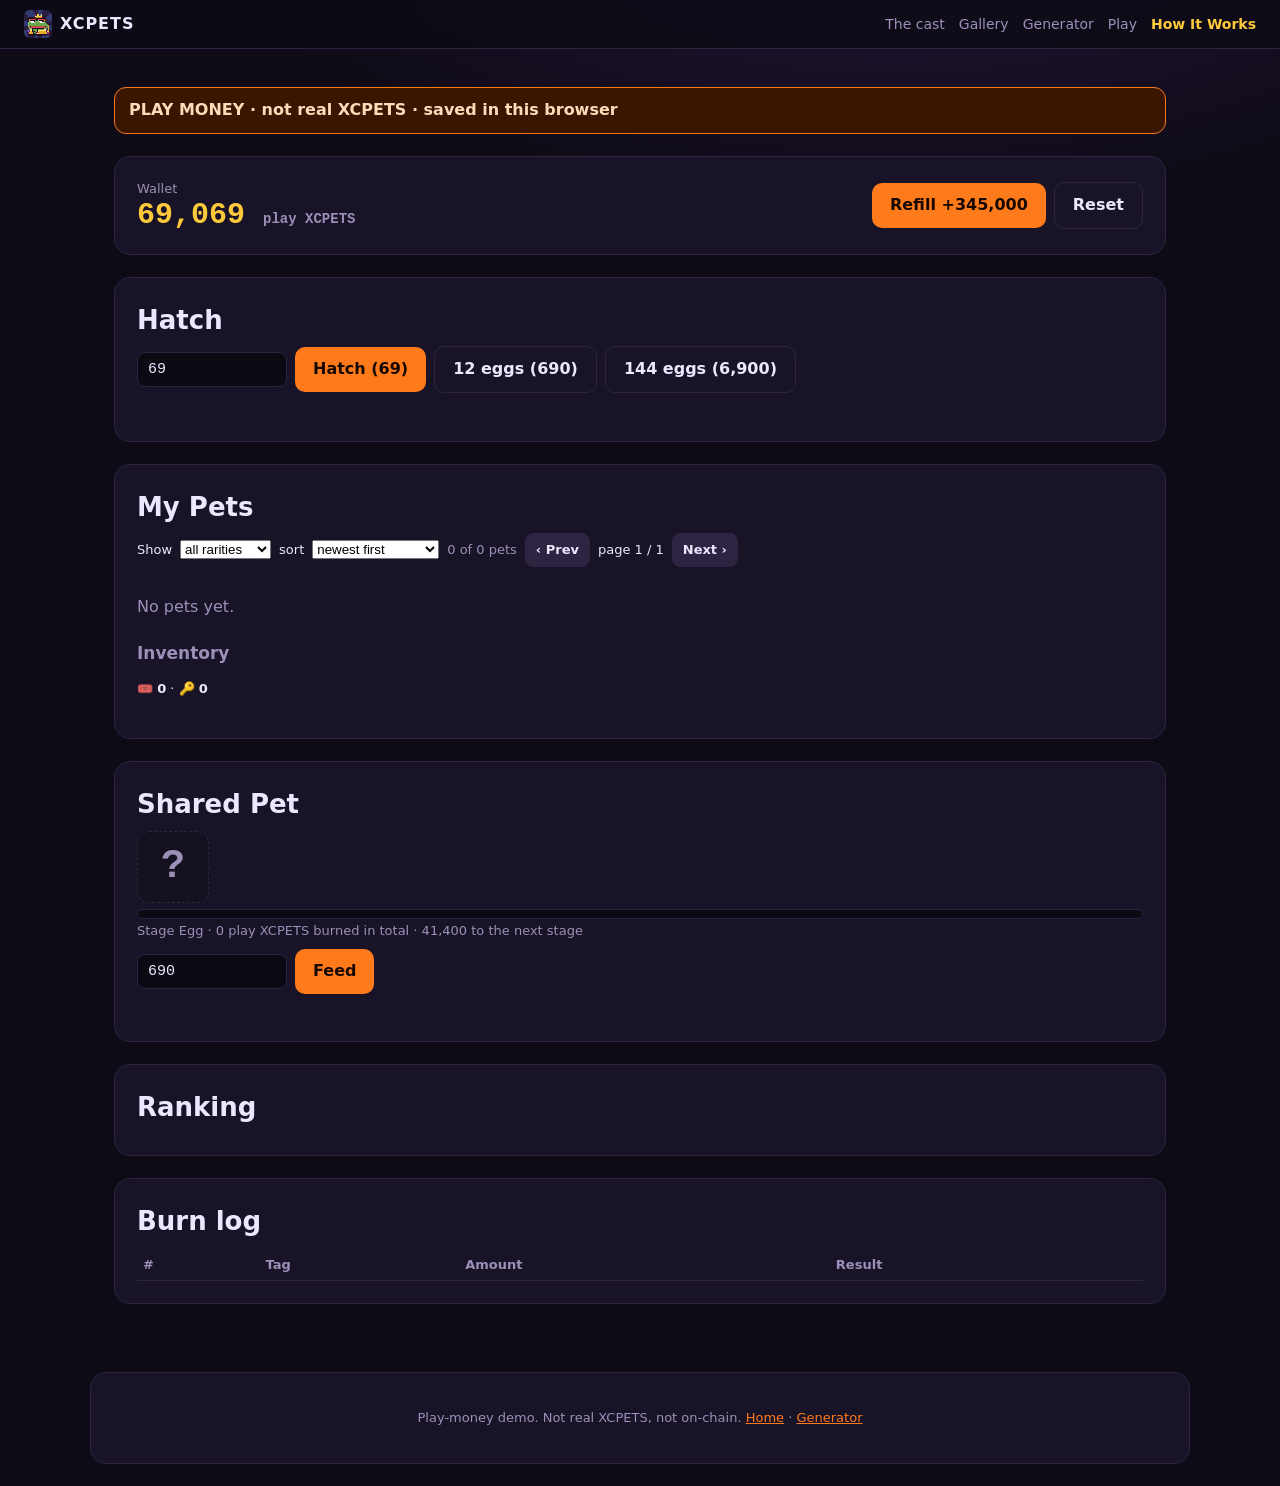
<file: play.html>
<!doctype html>
<html lang="en">
<head>
<meta charset="utf-8">
<meta name="viewport" content="width=device-width,initial-scale=1">
<title>XCPETS — Play demo (play money)</title>
<meta name="description" content="Play the XCPETS pet game with free play money: hatch, feed and evolve 8-bit meme pets. Not real XCPETS, nothing on-chain.">
<meta name="robots" content="noindex">
<link rel="icon" href="img/logo.png">
<link rel="stylesheet" href="css/style.css">
<style>
.playbar { background:#3a1500; border:1px solid var(--acc); color:#ffd9b8; border-radius:12px; padding:10px 14px; margin:14px 0; font-weight:700; }
.wallet { display:flex; flex-wrap:wrap; gap:14px; align-items:center; justify-content:space-between; }
.bal { font: 800 30px/1.1 ui-monospace, Menlo, Consolas, monospace; color: var(--acc2); }
.bal small { font-size: 14px; color: var(--dim); font-weight: 700; }
.row { display:flex; flex-wrap:wrap; gap:8px; align-items:center; }
input.amt { background:#0b0912; color:var(--ink); border:1px solid var(--line); border-radius:8px; padding:8px 10px; width: 150px; font: 15px ui-monospace, Menlo, monospace; }
button { cursor:pointer; font: inherit; }
button.btn { border:0; } button.btn[disabled] { opacity:.45; cursor:not-allowed; }
button.q { background:#2c2440; color:var(--ink); border:1px solid var(--line); border-radius:8px; padding:6px 10px; font-size:13px; font-weight:700; }
.pets { display:grid; grid-template-columns: repeat(auto-fill, minmax(290px, 1fr)); gap:16px; margin-top: 12px; }
.pet { background: var(--bg2); border:1px solid var(--line); border-radius: 14px; padding: 14px; }
.pets { grid-template-columns: repeat(auto-fill, minmax(200px, 1fr)); }
.pet.card { cursor: pointer; display:flex; flex-direction:column; gap:8px; padding:10px; transition: transform .1s, border-color .1s; }
.pet.card:hover, .pet.card:focus { border-color: var(--acc2); transform: translateY(-2px); outline: none; }
.pet .sprite { width:100%; aspect-ratio:1; height:auto; image-rendering: crisp-edges; image-rendering: pixelated; border-radius: 10px; background:#0b0912; display:block; }
.pet h4 { margin:0 0 4px; font-size:16px; }
.chips { display:flex; flex-wrap:wrap; gap:4px; margin:4px 0; }
.chip { font-size:11px; line-height:1.5; padding:0 7px; border-radius:99px; background:#2a2140; color:var(--ink); white-space:nowrap; }
.chip.stg { background:#3a1500; color:#ffd9b8; } .chip.warn { background:#2a1620; color:#ff7a9a; }
.chips .pill { font-size:11px; padding:0 7px; }
.traits .chip { color: var(--dim); } .gearchip { border:1px solid var(--line); }
.nav a.rulesLink { color: var(--acc2); }
#zoomBox .box { max-width: 620px; position: relative; max-height: 92vh; overflow:auto; text-align:left; } #zoomBox h2 { text-align:center; }
#zoomCanvas { width: 384px; height: 384px; max-width: 80vw; max-height: 80vw; image-rendering: crisp-edges; image-rendering: pixelated; display:block; margin: 8px auto; }
#zoomClose { position:absolute; top:10px; right:12px; }
.zoomnav { justify-content:center; gap:12px; margin-right:36px; margin-left:36px; } .zoomnav h2 { margin:0; }
#zoomInfo { text-align:left; font-size:14px; } #zoomInfo .pill { margin: 2px; }
.pet h4 { margin:0 0 4px; font-size: 18px; }
.bar { height: 10px; background:#0b0912; border:1px solid var(--line); border-radius: 99px; overflow:hidden; margin: 6px 0 2px; }
.bar > i { display:block; height:100%; background: linear-gradient(90deg, var(--acc), var(--acc2)); }
.gear { font-size: 13px; color: var(--dim); margin: 6px 0; }
button.btn.big { font-size: 16px; padding: 12px 20px; width: 100%; }
.howto { background:#22183a; border:1px solid var(--line); border-radius:10px; padding:8px 12px; }
.pet .next { margin: 2px 0; }
.inv { display:flex; flex-wrap:wrap; gap:8px; margin: 6px 0 4px; }
.invitem { background: var(--bg2); border:1px solid var(--line); border-radius: 10px; padding: 4px 8px; }
.slot { margin: 4px 0; display:flex; flex-wrap:wrap; gap:6px; align-items:center; }
.slot.locked { opacity: .6; }
select.pick { background:#0b0912; color:var(--ink); border:1px solid var(--line); border-radius:8px; padding:4px 6px; max-width: 190px; }
#toasts { position: fixed; right: 16px; bottom: 16px; z-index: 30; display:flex; flex-direction:column; gap:8px; }
.toast { background:#2a1a40; border:1px solid var(--acc2); color: var(--ink); border-radius: 12px; padding: 10px 14px; font-weight:700; box-shadow: 0 6px 24px rgba(0,0,0,.5); }
.msg { min-height: 1.4em; font-size: 14px; margin-top: 6px; }
.msg.err { color: #ff8a8a; } .msg.ok { color: #7fe0a8; }
.reveal { position: fixed; inset: 0; background: rgba(5,3,10,.86); display:none; align-items:center; justify-content:center; z-index: 20; padding: 20px; }
.reveal.on { display:flex; }
.bulkbox { max-width: 760px !important; max-height: 88vh; overflow:auto; }
.bulkgrid { display:grid; grid-template-columns: repeat(auto-fill, minmax(56px, 1fr)); gap:6px; margin-top:8px; }
.bulkgrid .egg { border:1px solid var(--line); border-radius:8px; padding:3px; text-align:center; font-size:10px; }
.bulkgrid .egg canvas { width:48px; height:48px; image-rendering: pixelated; }
.bulkgrid .egg.t2 { border-color:#4f9dff; box-shadow:0 0 6px #4f9dff; } .bulkgrid .egg.t3 { border-color:#ffc93c; box-shadow:0 0 8px #ffc93c; }
.board { width:100%; border-collapse:collapse; font-size:13px; } .board td { padding:4px 6px; border-top:1px solid var(--line); vertical-align:top; }
.board .end td { color: var(--acc); font-weight:700; letter-spacing:1px; border-top:0; } .badge { display:inline-block; font-size:11px; border-radius:10px; padding:1px 7px; margin:1px 2px; background:#2a2140; }
.badge.good { background:#3b2a10; color:#ffc93c; } .badge.bad { background:#2a1620; color:#ff7a9a; } .board .gap td { text-align:center; color:var(--muted); }
.board tr.drip td { background: rgba(255,201,60,.08); box-shadow: inset 0 0 12px rgba(255,201,60,.35); } .board tr.drip b { color:#ffc93c; text-shadow:0 0 6px #ffc93c; }
.hunger { height:6px; border-radius:4px; background:#2a2140; overflow:hidden; margin:3px 0; } .hunger i { display:block; height:100%; background:linear-gradient(90deg,#ff4d4d,#ffc93c,#4fd18b); }
.reveal .box { background: var(--panel); border:1px solid var(--line); border-radius: 18px; padding: 22px; text-align:center; max-width: 380px; width:100%; }
.reveal canvas { width: 240px; height: 240px; margin: 8px auto; }
.mystery { display:flex; gap:14px; align-items:center; }
.mystery .q { width:72px; height:72px; border-radius:12px; border:1px dashed var(--line); display:flex; align-items:center; justify-content:center; font: 800 40px ui-monospace, monospace; color: var(--dim); background: var(--bg2); }
table.log { width:100%; border-collapse: collapse; font-size: 13px; margin-top: 8px; }
table.log td, table.log th { border-bottom:1px solid var(--line); padding: 5px 6px; text-align:left; }
table.log code { font-size: 12px; }
@media (max-width: 520px) {  .bal { font-size: 24px; } }
</style>
</head>
<body>
<header class="nav">
  <a class="brand" href="index.html"><img src="img/logo.png" alt="XCPETS logo: a pixel Pepe pet" width="28" height="28"> XCPETS</a>
  <nav>
    <a href="index.html#cast">The cast</a><a href="index.html#gallery">Gallery</a><a href="generator.html">Generator</a><a href="play.html">Play</a><a href="how-it-works.html" class="rulesLink"><b>How It Works</b></a>
  </nav>
</header>
<main>
  <div class="playbar" role="note">PLAY MONEY · not real XCPETS · saved in this browser</div>

  <section class="panel" id="walletPanel">
    <div class="wallet">
      <div><div class="muted small">Wallet</div><div class="bal" id="bal">0 <small>play XCPETS</small></div></div>
      <div class="row"><button class="btn" id="refill">Refill +345,000</button><button class="btn ghost" id="reset">Reset</button></div>
    </div>
  </section>

  <section class="panel" id="hatchPanel">
    <h2>Hatch</h2>
    <div class="row"><input class="amt" id="hatchAmt" type="number" min="69" step="1" value="69" aria-label="Hatch amount in play XCPETS">
            <button class="btn" id="hatch">Hatch (69)</button>
      <button class="btn ghost bulk" data-bulk="dozen">12 eggs (690)</button>
      <button class="btn ghost bulk" data-bulk="case">144 eggs (6,900)</button></div>
    <div class="msg" id="hatchMsg" aria-live="polite"></div>
  </section>

  <section class="panel" id="petsPanel">
    <h2>My Pets</h2>
    <div class="row small" id="petTools">Show <select id="fTier" aria-label="Filter by rarity"><option value="">all rarities</option><option value="3">Legendary</option><option value="2">Rare</option><option value="1">Uncommon</option><option value="0">Common</option></select>
      sort <select id="fSort" aria-label="Sort pets"><option value="new">newest first</option><option value="tier">rarest first</option><option value="stage">highest stage first</option></select>
      <span class="muted" id="petCount"></span> <button class="q" id="pgPrev">&lsaquo; Prev</button> <span id="pgInfo"></span> <button class="q" id="pgNext">Next &rsaquo;</button></div>
    <div class="pets" id="pets"></div>
    <p class="muted" id="noPets">No pets yet.</p>
    <h3>Inventory</h3>
    <p class="small">🎟️ <b id="tokens">0</b> · 🔑 <b id="keys">0</b></p>
    <div class="inv" id="inv"></div>
  </section>

  <section class="panel">
    <h2>Shared Pet</h2>
    <div class="mystery"><div class="q" aria-label="Unrevealed shared pet">?</div></div>
    <div class="bar" aria-label="shared pet progress to next stage"><i id="sharedBar" style="width:0%"></i></div>
    <div class="small muted" id="sharedTxt"></div>
    <div class="row" style="margin-top:8px"><input class="amt" id="sharedAmt" type="number" min="7" step="1" value="690" aria-label="Shared pet feed amount">
      <button class="btn" id="sharedFeed">Feed</button></div>
    <div class="msg" id="sharedMsg" aria-live="polite"></div>
  </section>

  <section class="panel" id="boardPanel">
    <h2>Ranking</h2>
    <div id="board"></div>
    <button class="q" id="boardAll" style="display:none"></button>
  </section>

  <section class="panel">
    <h2>Burn log</h2>
    <table class="log"><thead><tr><th>#</th><th>Tag</th><th>Amount</th><th>Result</th></tr></thead><tbody id="log"></tbody></table>
  </section>
</main>

<div id="toasts" aria-live="polite"></div>
<div class="reveal" id="zoomBox" role="dialog" aria-modal="true" aria-labelledby="zoomTitle">
  <div class="box"><button class="q" id="zoomClose" aria-label="Close">&times;</button><div class="row zoomnav"><button class="q" id="zoomPrev" aria-label="Previous pet">&lsaquo; Prev</button><h2 id="zoomTitle"></h2><button class="q" id="zoomNext" aria-label="Next pet">Next &rsaquo;</button></div><div class="small muted" id="zoomPos" style="text-align:center"></div>
    <canvas class="pixel" id="zoomCanvas" width="32" height="32"></canvas><div id="zoomInfo"></div></div>
</div>
<div class="reveal" id="bulkReveal" role="dialog" aria-modal="true" aria-labelledby="bulkTitle">
  <div class="box bulkbox"><h2 id="bulkTitle">Batch hatched</h2><p id="bulkSummary" class="small"></p><div id="bulkGrid" class="bulkgrid"></div>
    <div class="row" style="justify-content:center;margin-top:10px"><button class="btn" id="bulkClose">Keep them</button><button class="q" id="bulkReleaseCommons">Release all Commons from this batch</button></div></div>
</div>
<div class="reveal" id="reveal" role="dialog" aria-modal="true" aria-labelledby="revealTitle">
  <div class="box"><h2 id="revealTitle">Hatching…</h2><canvas class="pixel" id="revealCanvas" width="32" height="32"></canvas>
    <p id="revealText" class="muted"></p><div class="row" style="justify-content:center"><button class="btn" id="revealClose">Keep it</button><button class="btn ghost" id="hatchAgain">Hatch again (69)</button><button class="q" id="revealRelease">Release</button></div><p class="muted small">Hatching is cheap here: reroll for Rare and Legendary pets. Release deletes a pet (no refund).</p></div>
</div>

<footer class="panel" style="max-width:1100px;margin:22px auto"><p class="muted small">Play-money demo. Not real XCPETS, not on-chain. <a href="index.html">Home</a> · <a href="generator.html">Generator</a></p></footer>
<script src="js/pet-core.js"></script>
<script src="js/game-core.js"></script>
<script src="js/bonus-gear.js"></script>
<script src="js/demo-core.js"></script>
<script src="js/play.js"></script>
</body>
</html>
</file>
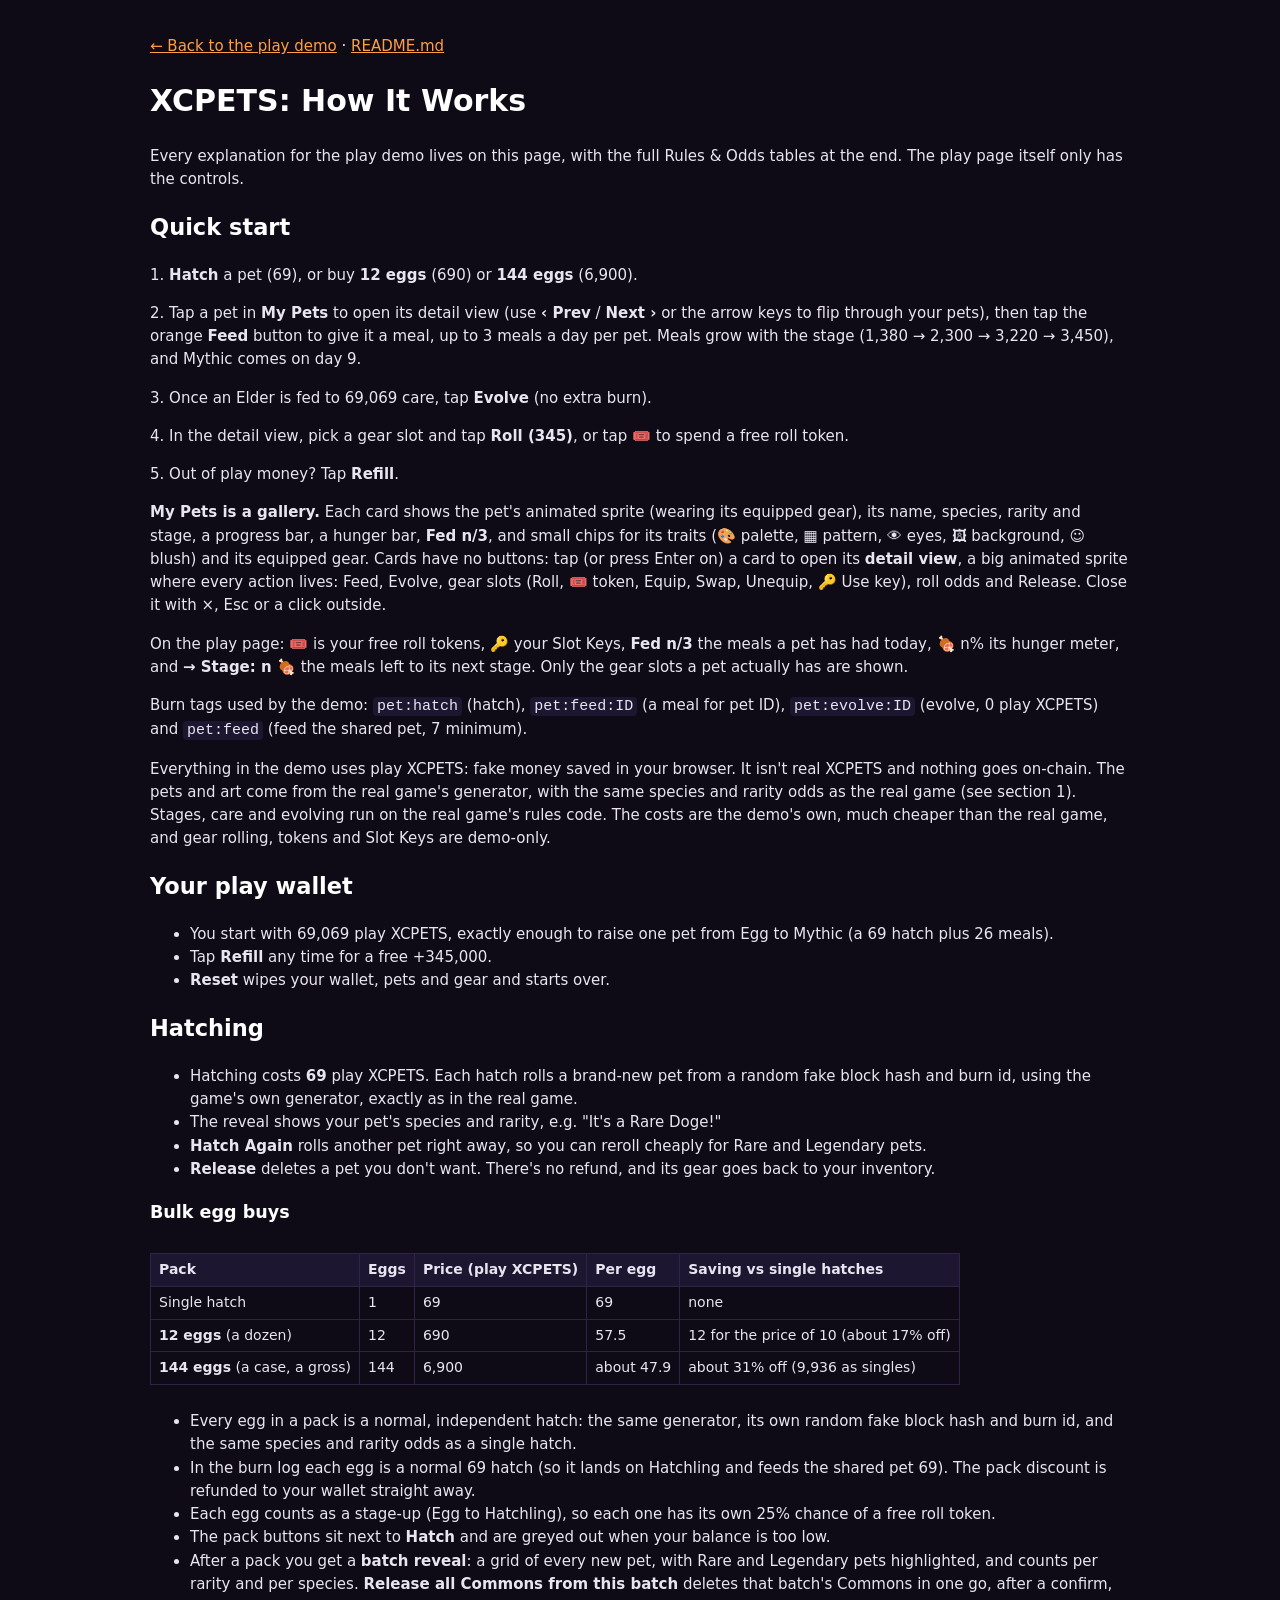
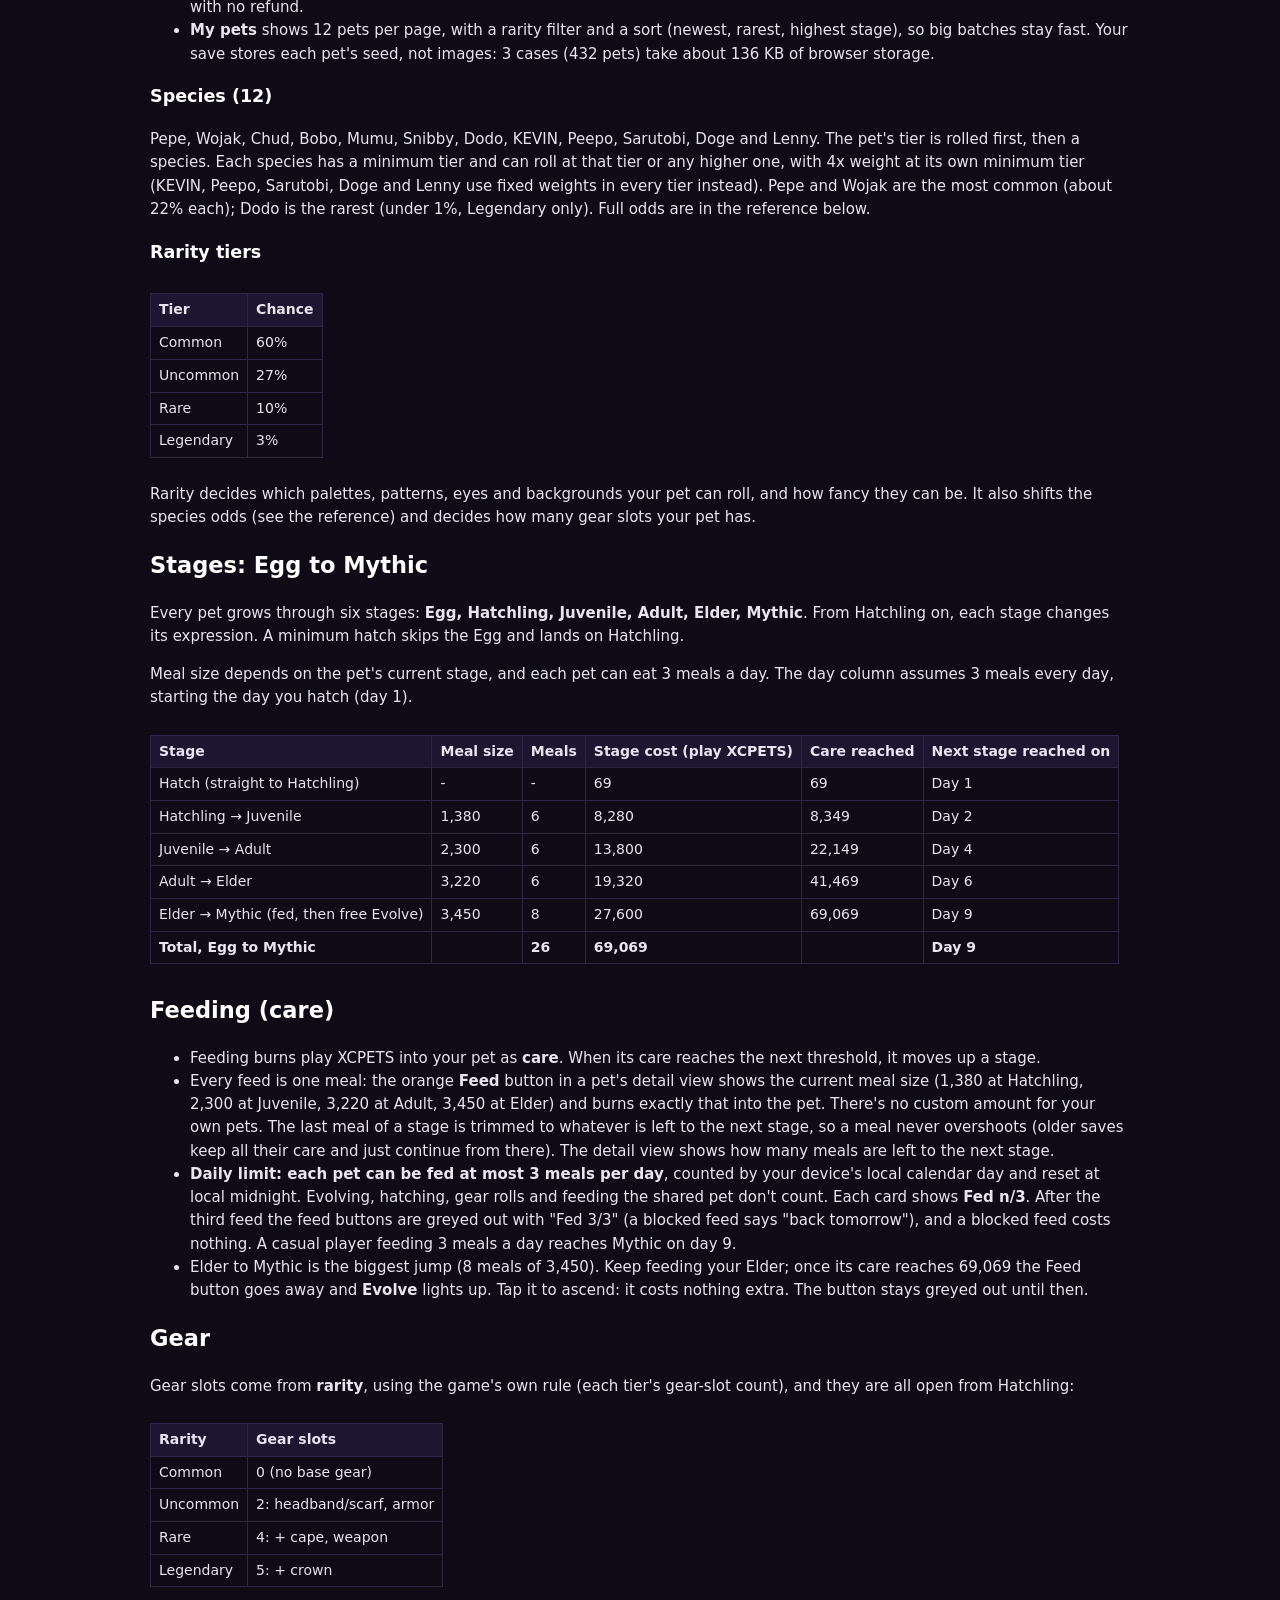
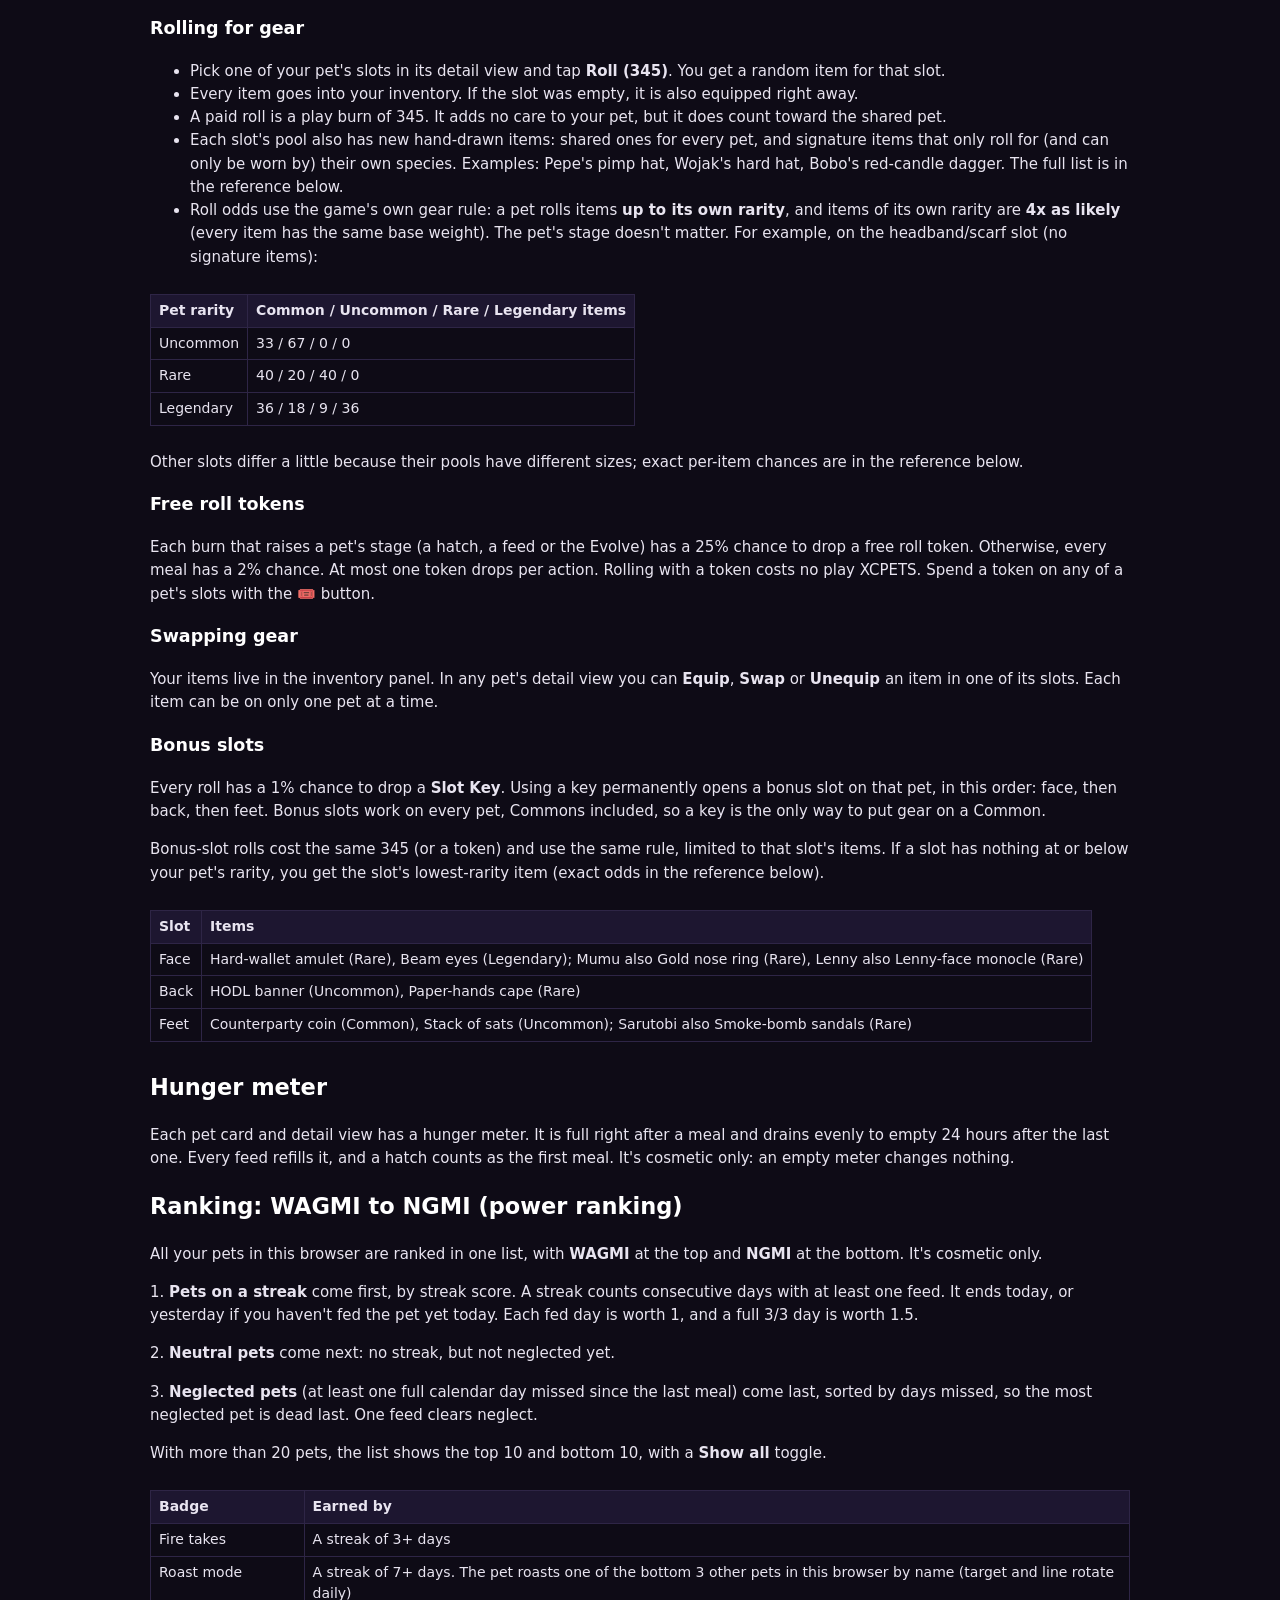
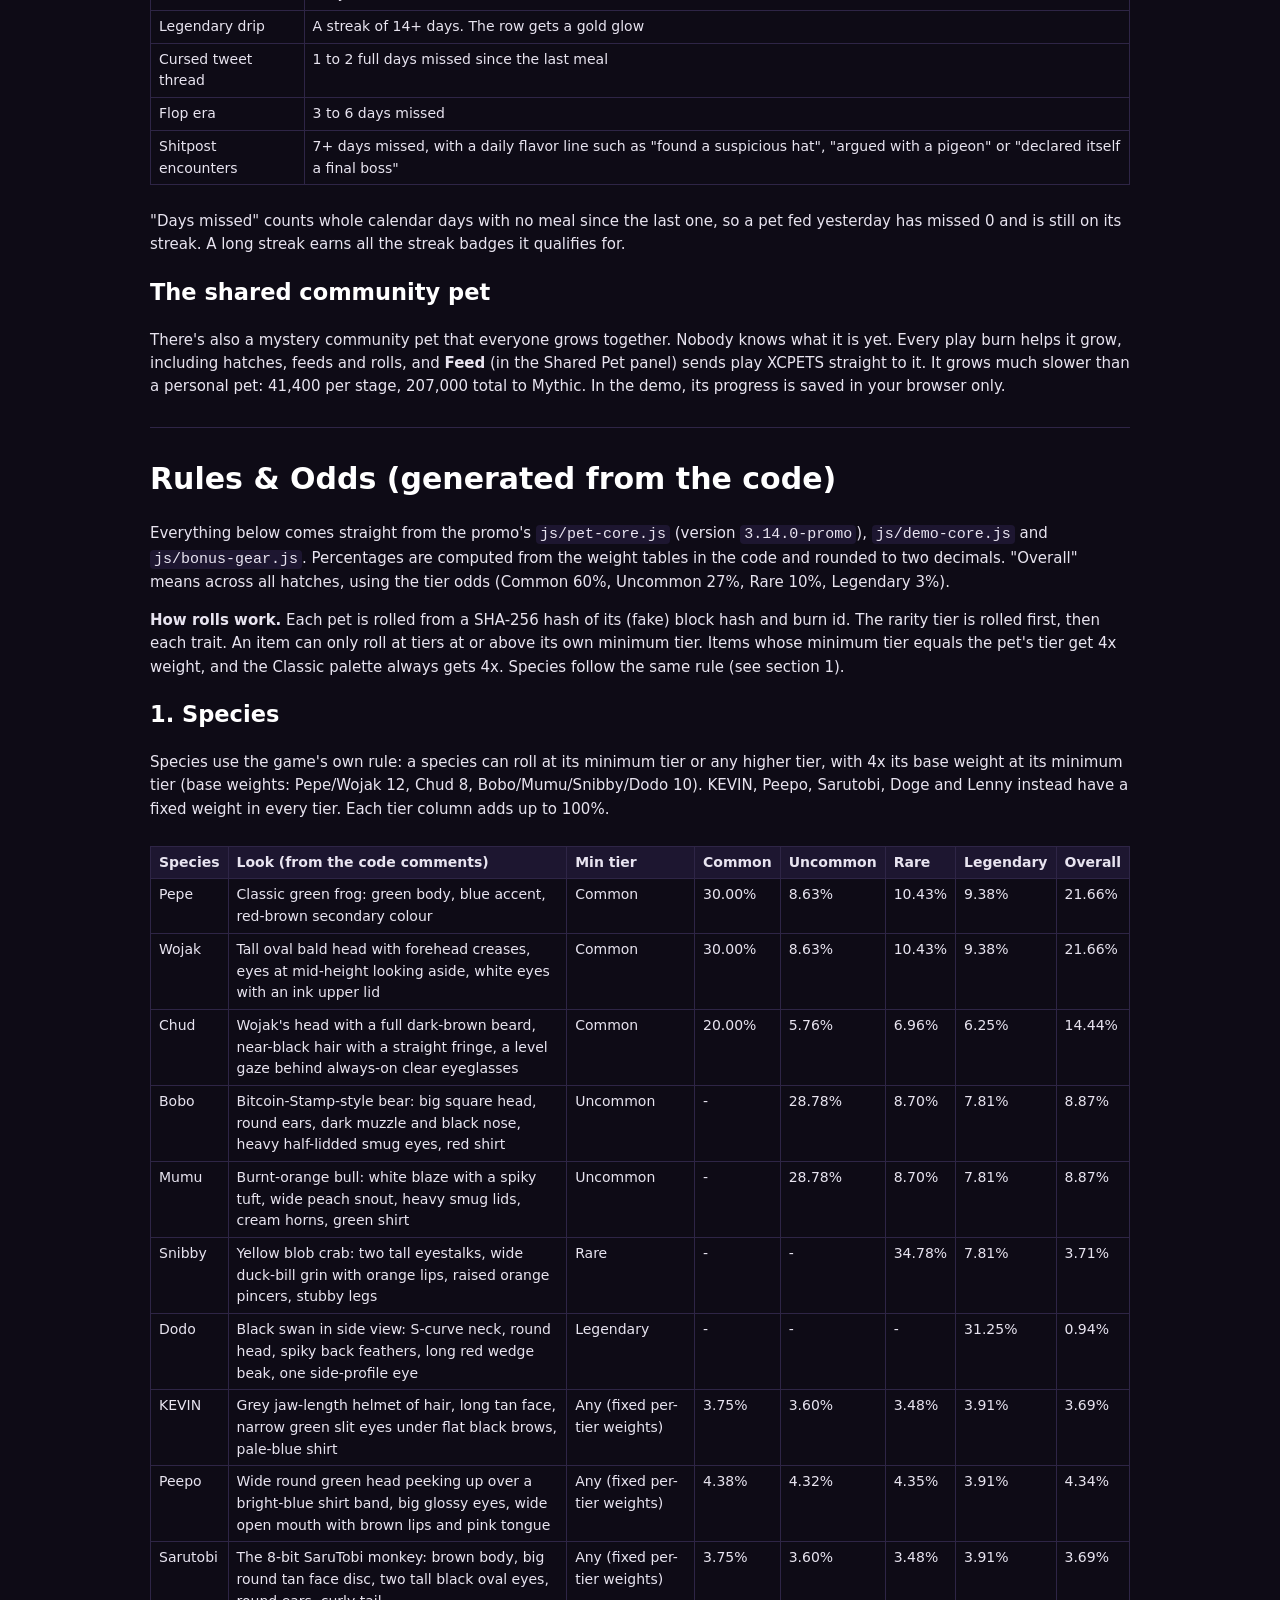
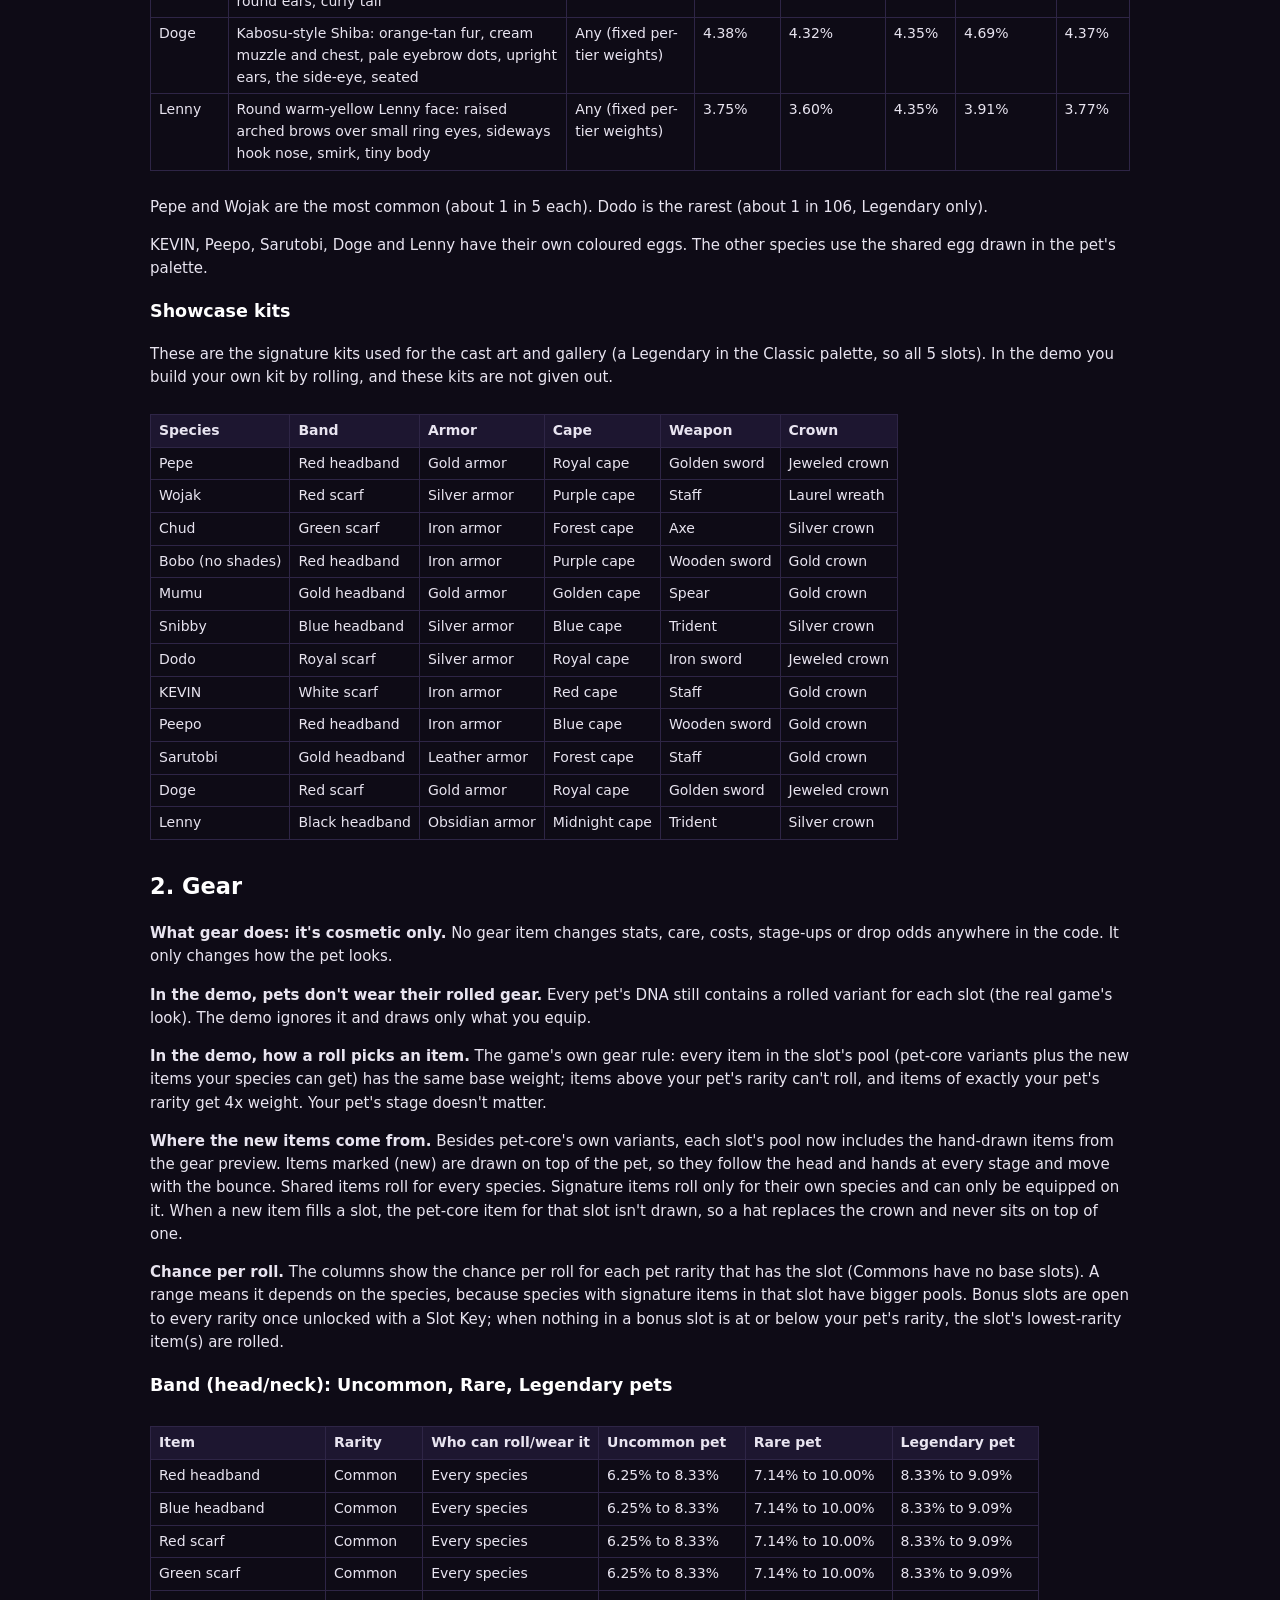
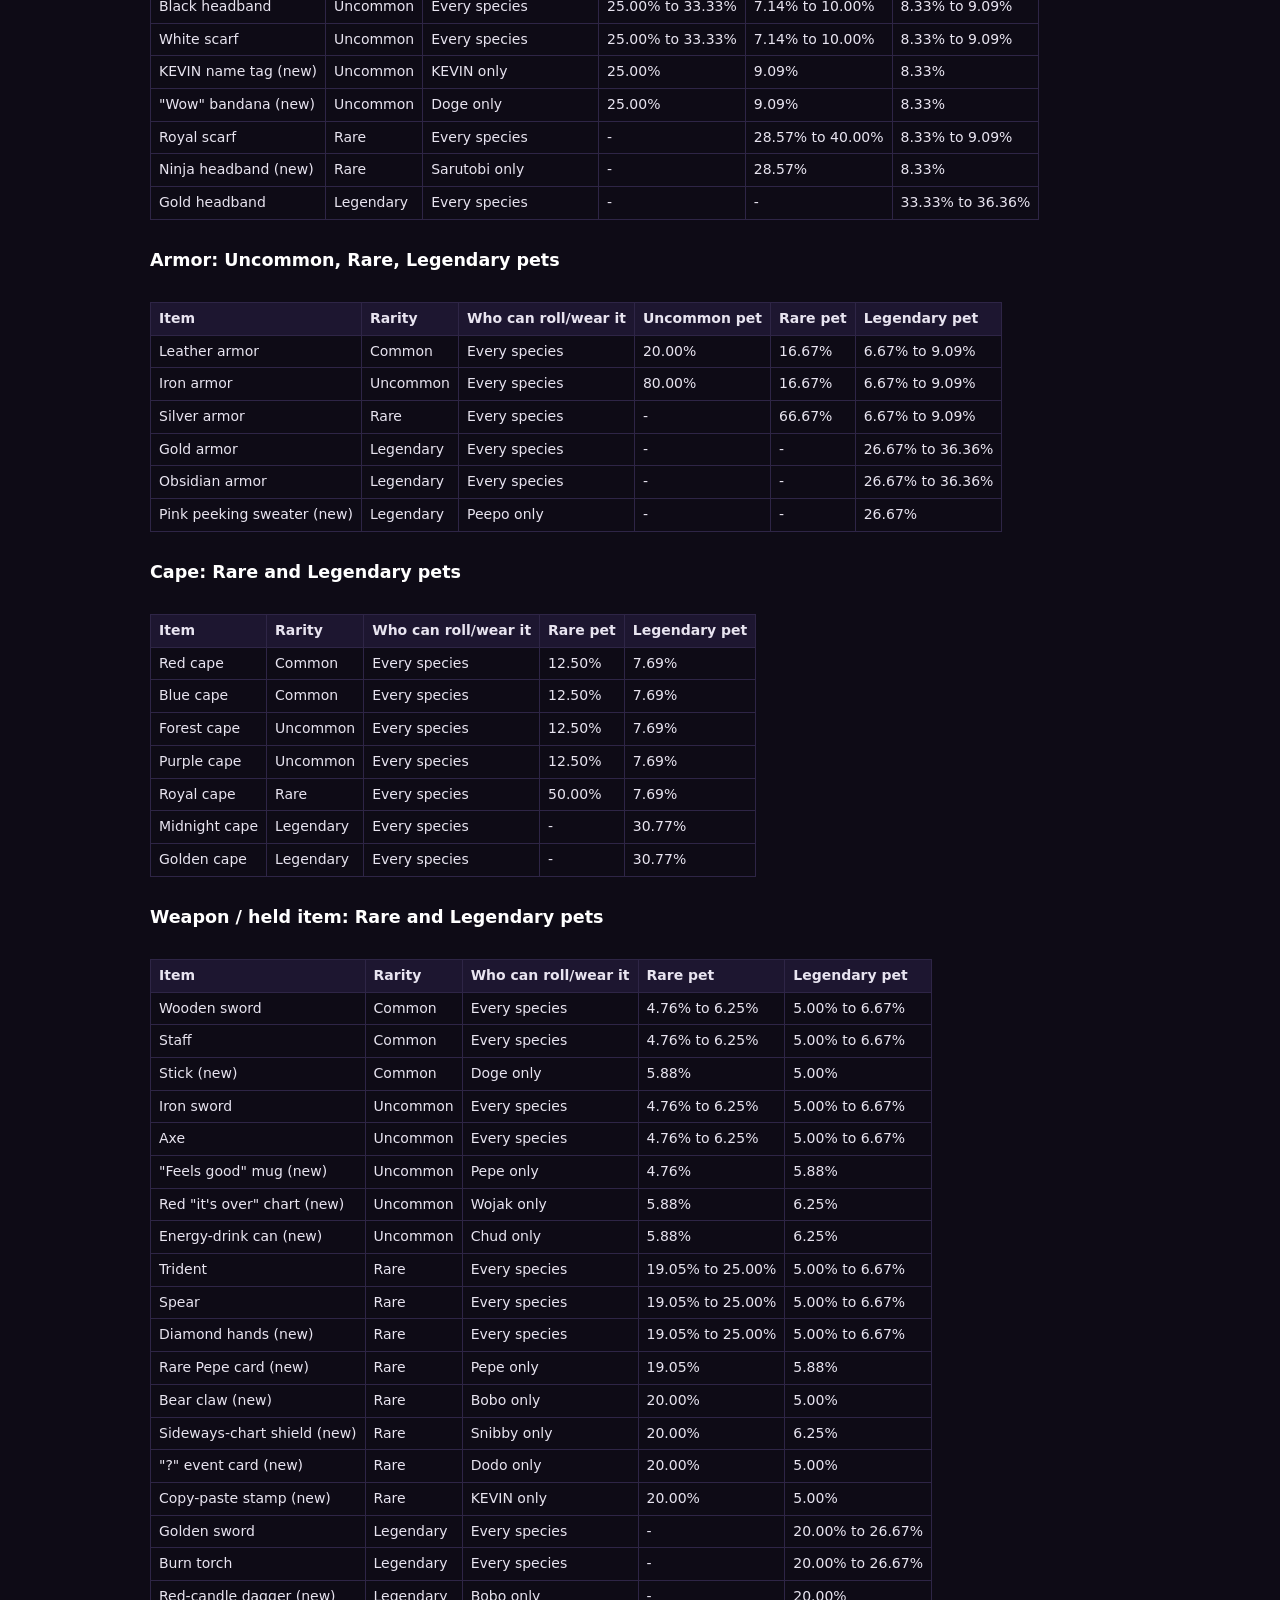
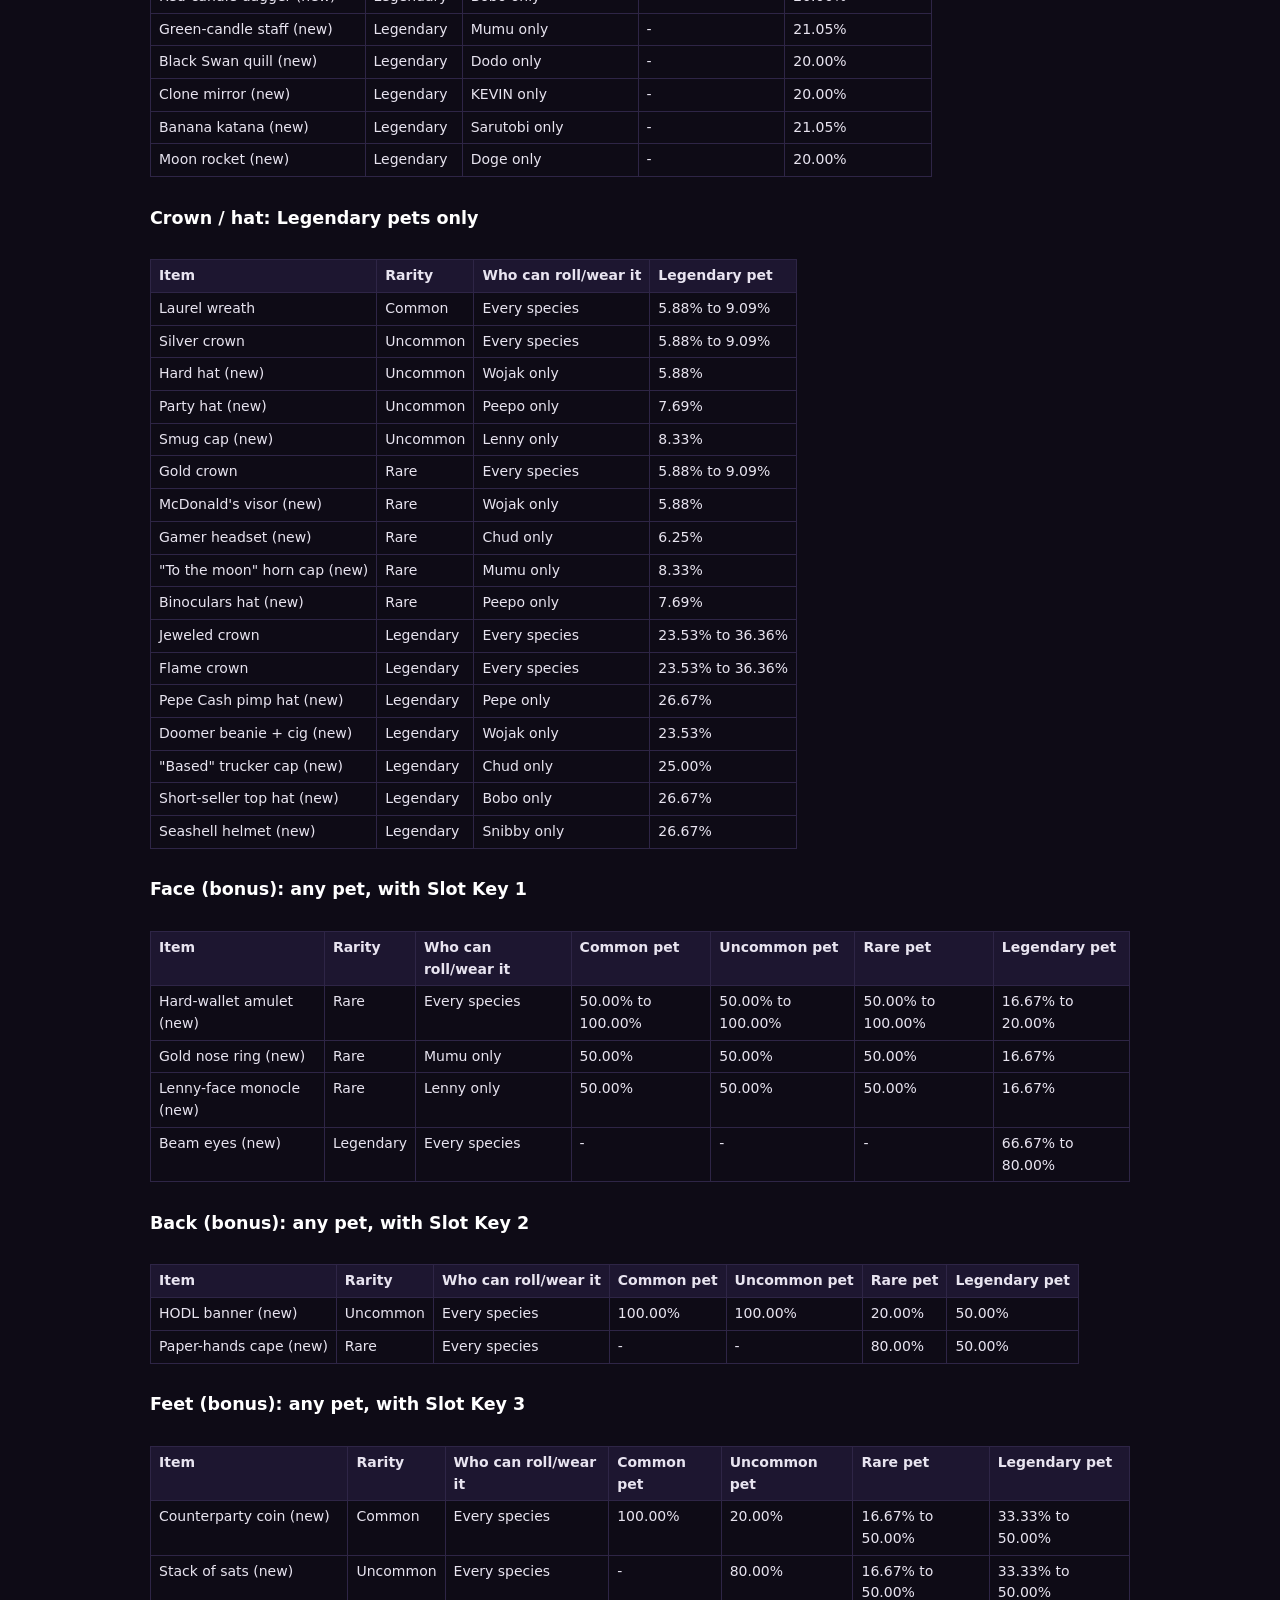
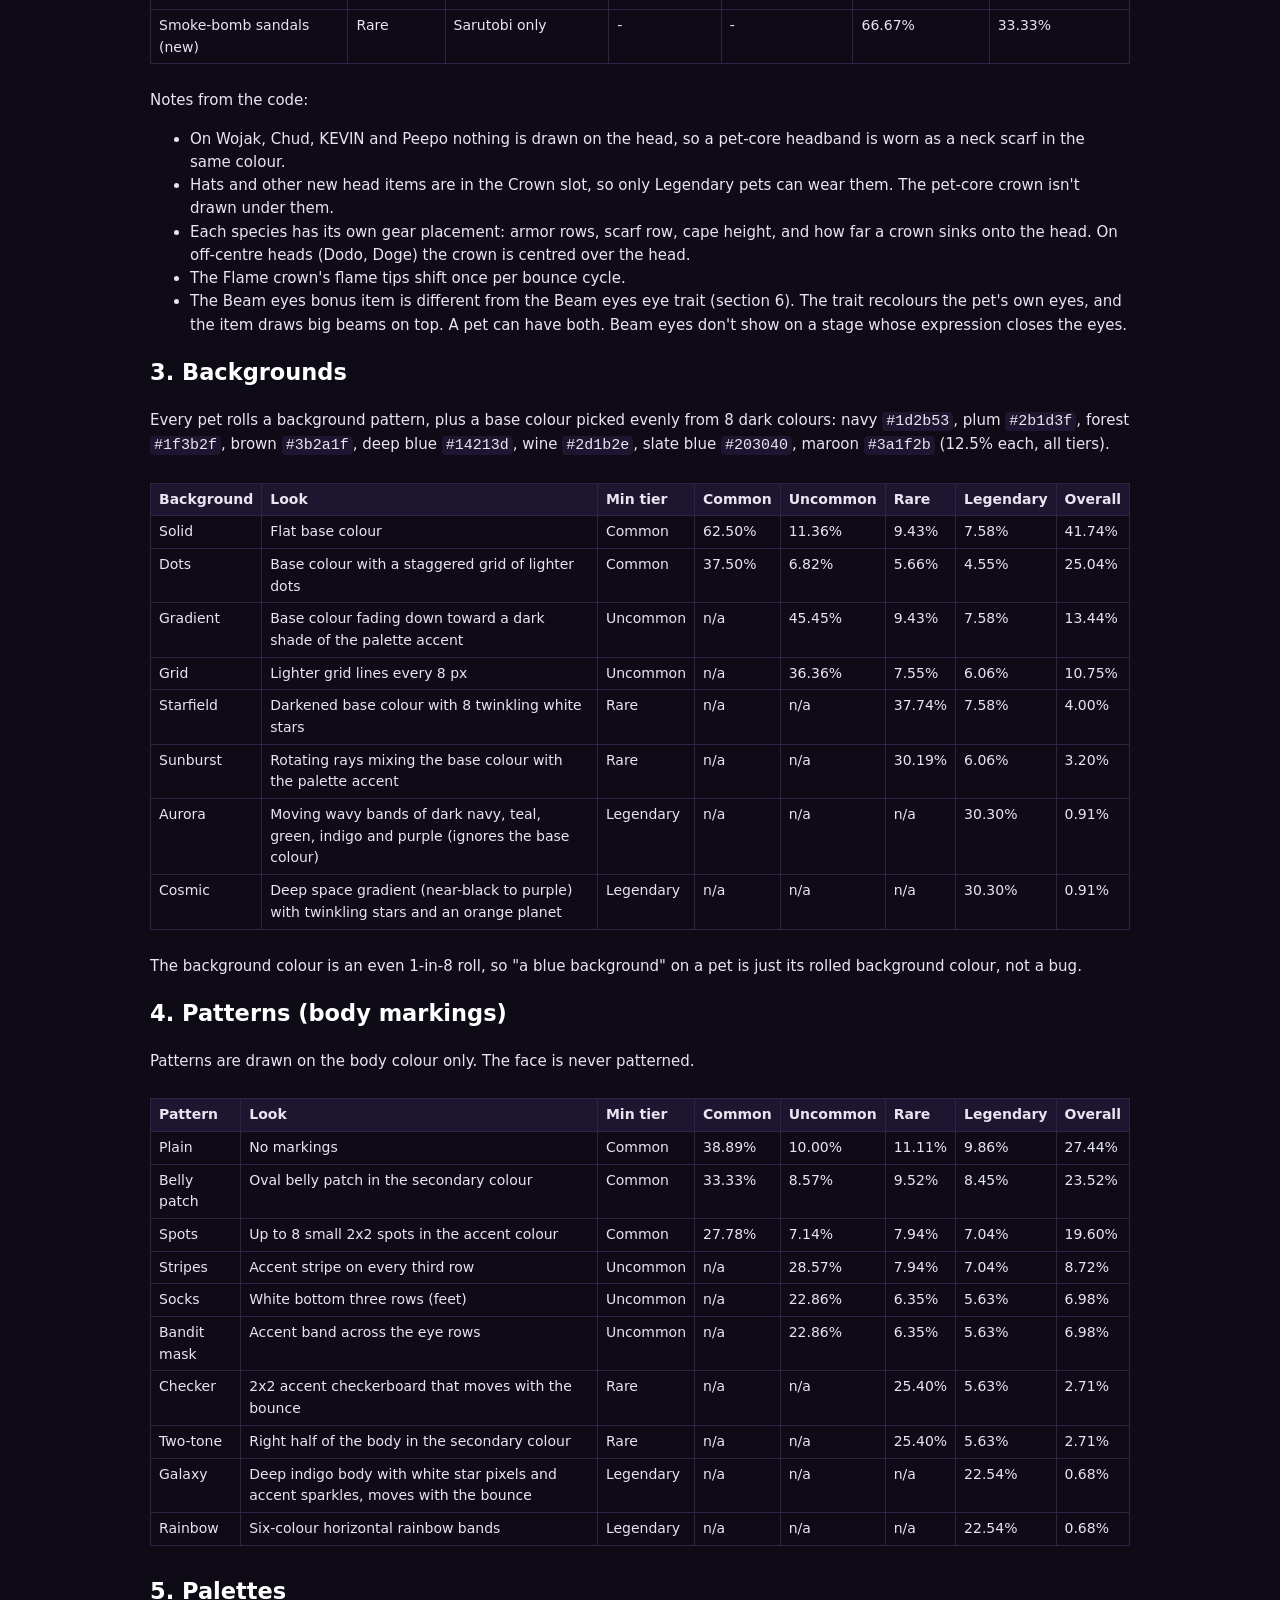
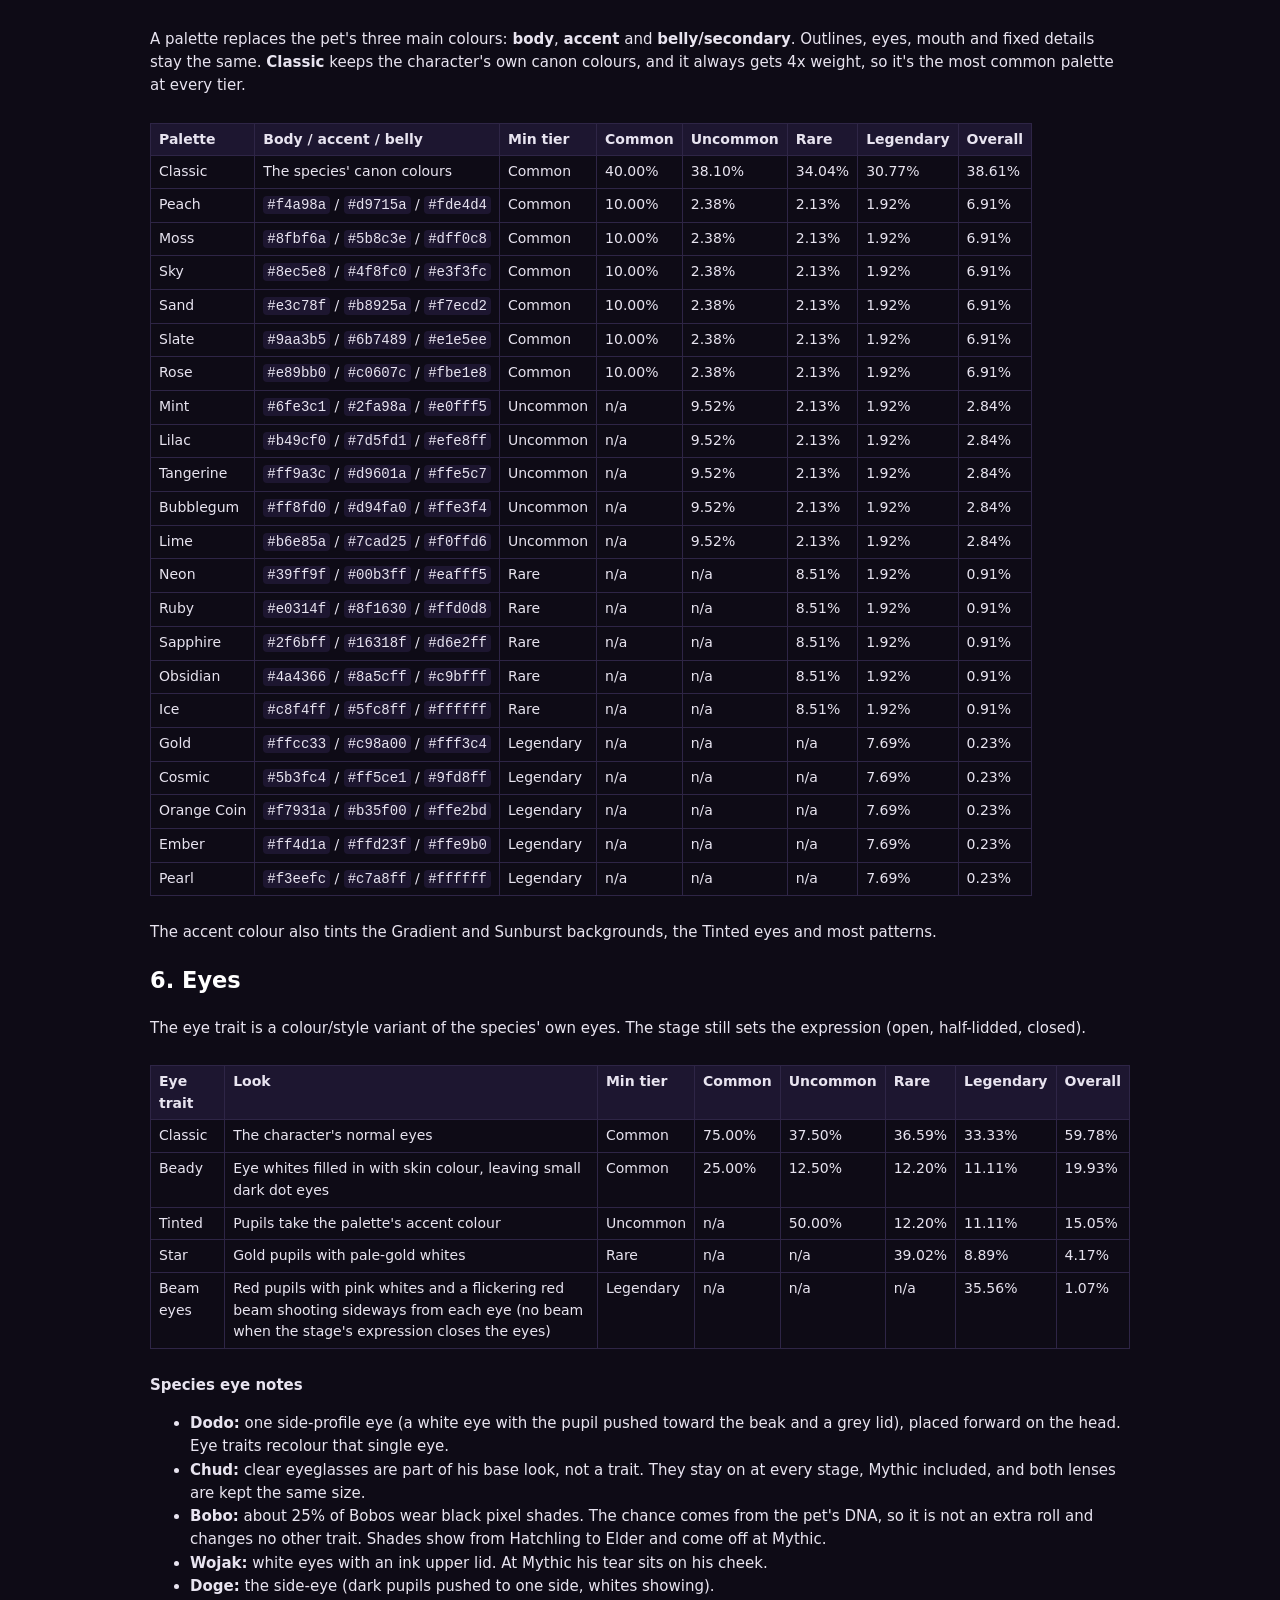
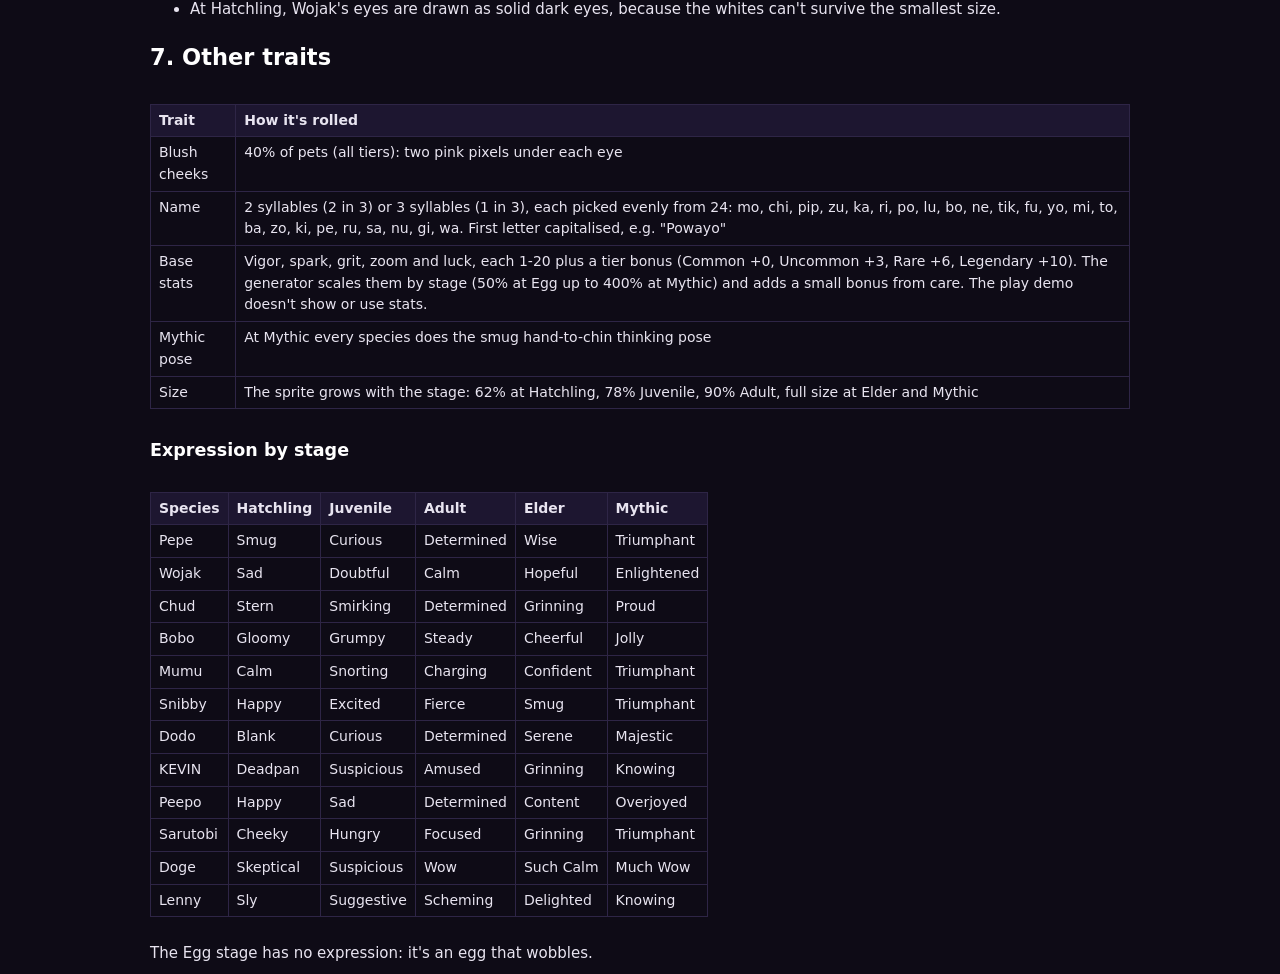
<file: rules.html>
<!doctype html><html lang="en"><head><meta charset="utf-8"><title>XCPETS: How It Works</title><meta http-equiv="refresh" content="0; url=how-it-works.html"><link rel="canonical" href="how-it-works.html"><script>location.replace('how-it-works.html' + location.hash)</script></head><body><p>Moved to <a href="how-it-works.html">How It Works</a>.</p></body></html>
</file>
<file: css/style.css>
:root { --bg:#0e0b16; --bg2:#141020; --panel:#181327; --ink:#ece6ff; --dim:#9a90b8; --acc:#ff7a1a; --acc2:#ffc93c; --line:#2c2440;
  --common:#9aa3b5; --uncommon:#4fd18b; --rare:#4f9dff; --legendary:#ffc93c; }
* { box-sizing: border-box; }
html { scroll-behavior: smooth; }
body { margin:0; background: radial-gradient(1200px 600px at 70% -10%, #2a1640 0%, transparent 60%), var(--bg); color:var(--ink);
  font: 16px/1.55 system-ui, -apple-system, "Segoe UI", Roboto, sans-serif; }
a { color: var(--acc); } code { font-family: ui-monospace, SFMono-Regular, Menlo, Consolas, monospace; font-size: .92em; background:#0b0912; padding: 1px 5px; border-radius: 4px; }
.nav { position: sticky; top:0; z-index: 5; display:flex; align-items:center; justify-content: space-between; gap: 16px; padding: 10px 24px;
  background: rgba(14,11,22,.85); backdrop-filter: blur(8px); border-bottom: 1px solid var(--line); flex-wrap: wrap; }
.brand { display:flex; align-items:center; gap:8px; font-weight:800; color: var(--ink); text-decoration:none; letter-spacing:.06em; }
.brand img { image-rendering: pixelated; border-radius: 6px; }
.nav nav a { color: var(--dim); text-decoration: none; margin-left: 14px; font-size: 14px; } .nav nav a:hover { color: var(--ink); }
main { max-width: 1100px; margin: 0 auto; padding: 24px; }
.hero { display:grid; grid-template-columns: 360px 1fr; gap: 36px; align-items: center; padding: 30px 0 40px; }
@media (max-width: 820px) { .hero { grid-template-columns: 1fr; } }
.hero-art img { width: 100%; max-width: 360px; aspect-ratio: 1; object-fit: contain; image-rendering: pixelated; border-radius: 18px; border: 1px solid var(--line); background: var(--bg2); display:block; }
h1 { font-size: clamp(48px, 9vw, 92px); margin: 0; letter-spacing: .04em; line-height: 1; font-family: ui-monospace, Menlo, Consolas, monospace; }
h1 span { color: var(--acc); text-shadow: 4px 4px 0 #4a1d00; }
.tagline { font-size: 22px; margin: 10px 0; font-weight: 700; }
.lede { color: var(--dim); max-width: 60ch; }
.cta { display:flex; gap: 10px; flex-wrap: wrap; }
.btn { display:inline-block; padding: 10px 18px; border-radius: 10px; background: var(--acc); color:#170900; font-weight: 800; text-decoration:none; }
.btn.ghost { background: transparent; color: var(--ink); border:1px solid var(--line); }
.panel { background: var(--panel); border: 1px solid var(--line); border-radius: 16px; padding: 22px; margin: 22px 0; }
h2 { margin: 0 0 6px; font-size: 26px; } h3 { margin: 20px 0 8px; font-size: 17px; color: var(--dim); }
.muted { color: var(--dim); } .small { font-size: 13px; }
canvas.pixel { image-rendering: pixelated; border-radius: 12px; border: 1px solid var(--line); display:block; }
canvas.big { width: 100%; max-width: 320px; aspect-ratio: 1; }
.stage-name { margin-top: 10px; text-align:center; }
.pill { display:inline-block; padding: 1px 10px; border-radius: 99px; background: #2c2440; font-size: 13px; font-weight:700; }
.pill.tier { color:#120d1c; }
.tablewrap { overflow-x: auto; }
table { width: 100%; border-collapse: collapse; font-size: 14px; }
th { text-align:left; color: var(--dim); font-weight: 600; border-bottom: 1px solid var(--line); padding: 6px 8px; }
td { border-bottom: 1px dashed var(--line); padding: 6px 8px; vertical-align: top; }
.stat-table td:first-child { color: var(--dim); text-transform: capitalize; width: 30%; }
.mono { font-family: ui-monospace, Menlo, Consolas, monospace; font-size: 13px; }
.steps li { margin: 4px 0; }
.cards { display:grid; grid-template-columns: repeat(auto-fill, minmax(170px, 1fr)); gap: 14px; margin-top: 14px; }
.card { background: var(--bg2); border:1px solid var(--line); border-radius: 12px; padding: 10px; }
.card canvas { width: 100%; aspect-ratio: 1; }
.card .t { display:flex; justify-content: space-between; align-items:center; margin-top: 8px; font-weight: 700; gap: 6px; }
.card .m { color: var(--dim); font-size: 12px; margin-top: 4px; word-break: break-all; }
.tier-common { background: var(--common); } .tier-uncommon { background: var(--uncommon); } .tier-rare { background: var(--rare); } .tier-legendary { background: var(--legendary); }
.card.preview { border-style: dashed; }
footer { max-width: 1100px; margin: 0 auto; padding: 10px 24px 40px; color: var(--dim); text-align:center; }

.strip6{display:grid;grid-template-columns:repeat(6,1fr);gap:8px}
.strip6>div{text-align:center;font-size:11px;color:var(--muted,#9aa)}
.strip6 canvas{width:100%;aspect-ratio:1;image-rendering:pixelated;border-radius:8px;border:1px solid rgba(255,255,255,.08);background:#16121f}
.tabs{display:flex;gap:6px;flex-wrap:wrap;margin:8px 0 14px}
.tabs button{background:transparent;color:inherit;border:1px solid rgba(255,255,255,.15);border-radius:999px;padding:6px 12px;cursor:pointer;font:inherit;font-size:13px}
.tabs button.on{background:#ff9f43;color:#1a1020;border-color:#ff9f43}
.cast-row{display:grid;grid-template-columns:150px 1fr;gap:14px;align-items:center;padding:10px 0;border-top:1px solid rgba(255,255,255,.06)}
.cast-row h4{margin:0 0 4px}
.cast-row p{margin:0;font-size:12px}
@media (max-width:640px){.cast-row{grid-template-columns:1fr}.strip6{gap:4px}}

.hero-pets{display:grid;grid-template-columns:repeat(3,1fr);gap:8px;max-width:360px}
.hero-pets canvas{width:100%;aspect-ratio:1;image-rendering:pixelated;border-radius:10px;border:1px solid var(--line);background:var(--bg2)}
.facts{display:grid;grid-template-columns:repeat(auto-fill,minmax(220px,1fr));gap:12px;margin-top:12px}
.facts div{background:var(--bg2);border:1px solid var(--line);border-radius:10px;padding:12px}
.facts b{display:block;margin-bottom:4px}
</file>
